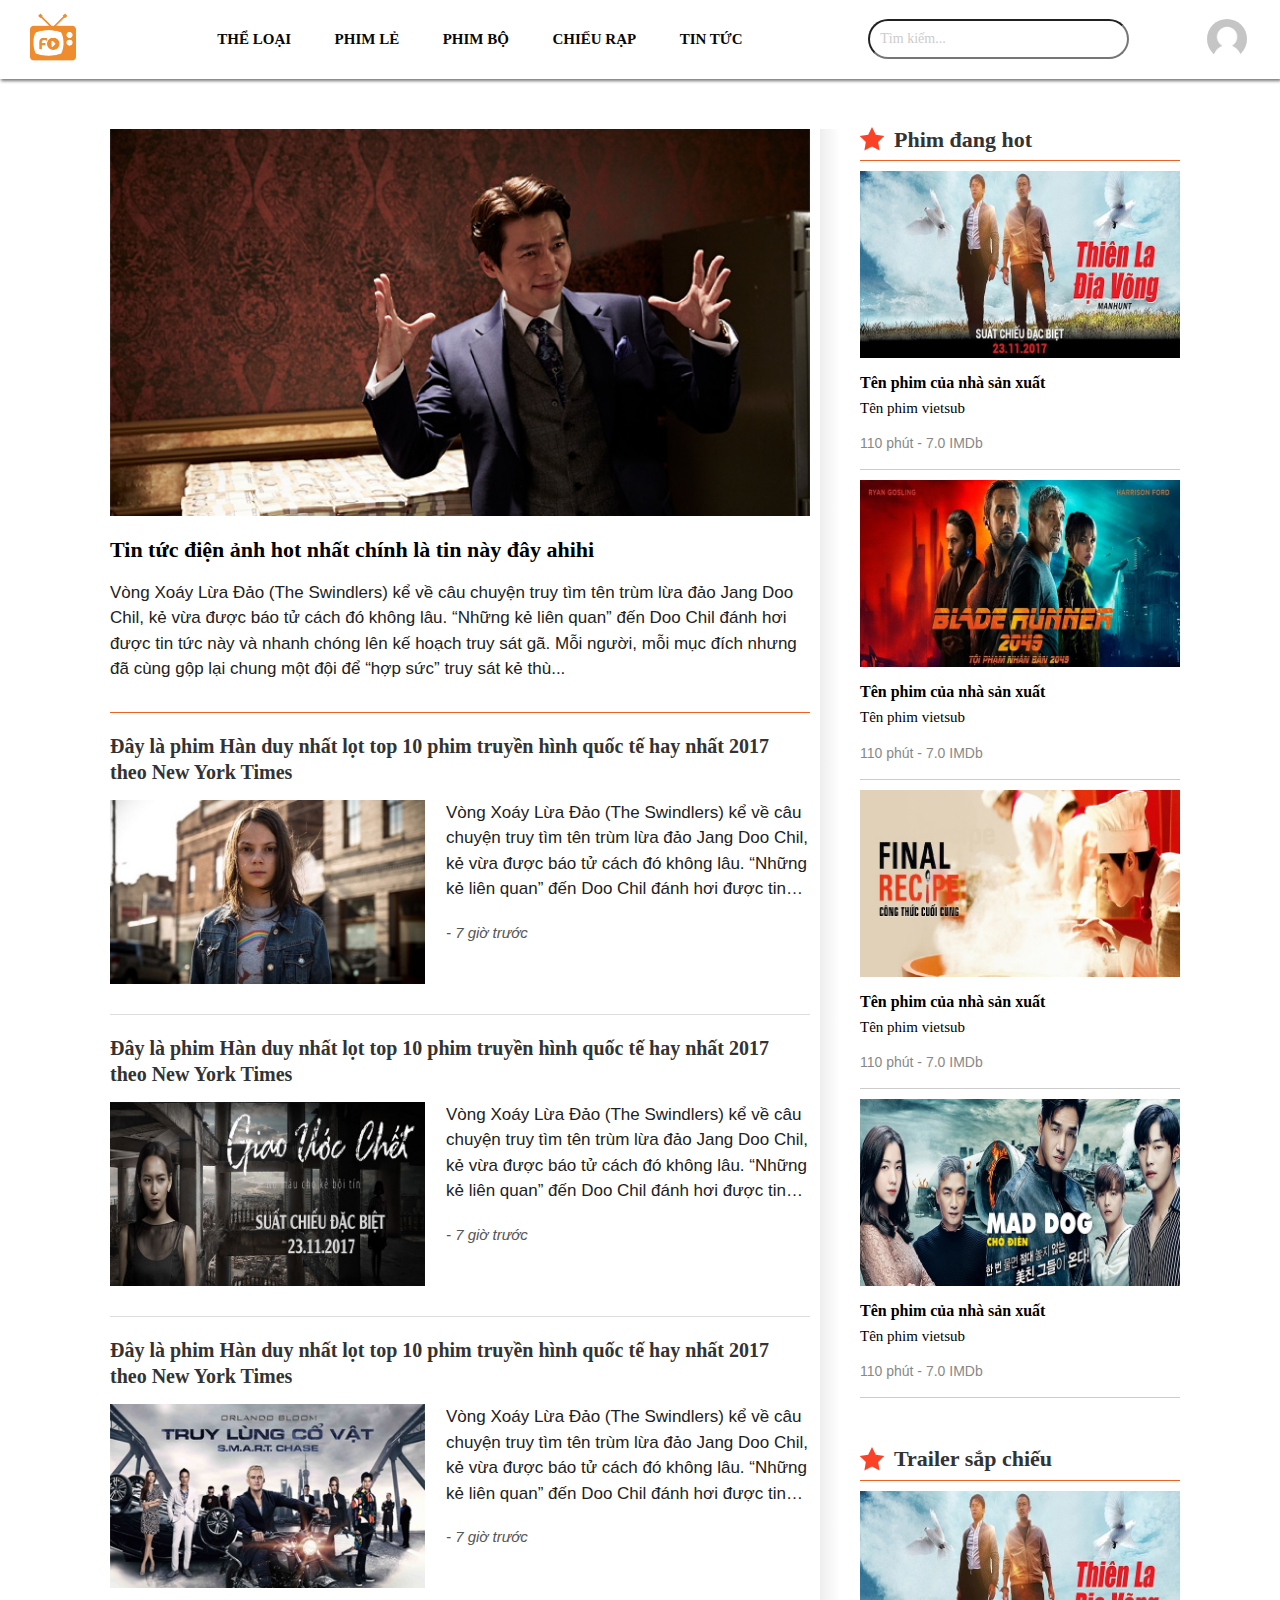
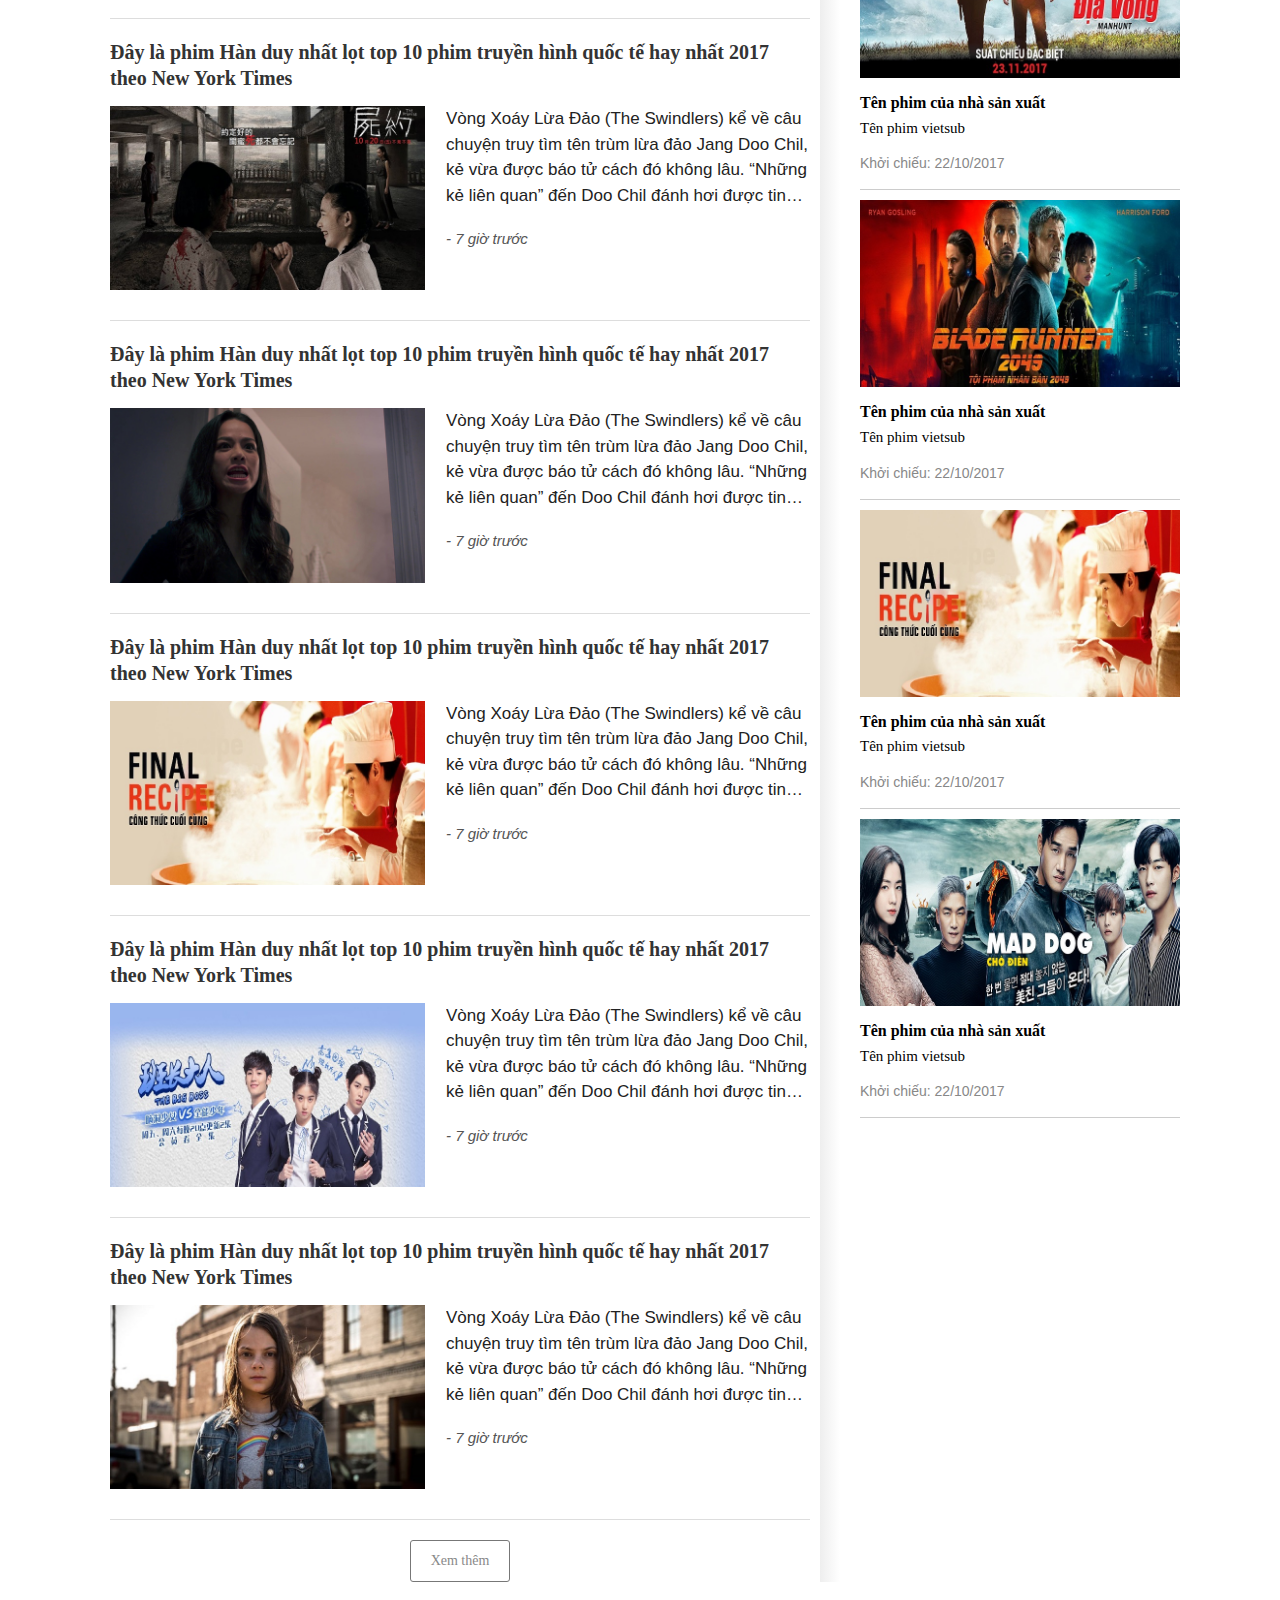
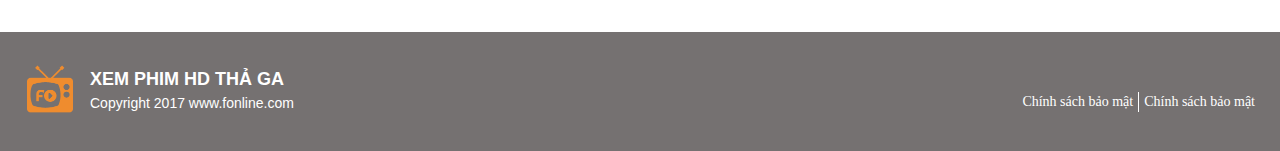
<file: news/index.html>
﻿<!DOCTYPE html>
<html lang="vi">
<head>
    <meta charset="utf-8">
    <meta name="viewport" content="width=device-width initial-scale=1">
    <link rel="stylesheet" type="text/css" href="../css/bootstrap.min.css">
    <link rel="stylesheet" type="text/css" href="masterpage.css">
    <link rel="stylesheet" type="text/css" href="news.css">
    <script src="https://ajax.googleapis.com/ajax/libs/jquery/3.2.1/jquery.min.js"></script>
    <script src="../js/bootstrap.min.js"></script>
    <title>FOnline - Xem phim HD thả ga</title>
</head>
<body>
    <div class="container">
        <header>
            <div class="topbar row">
                <div class="logo col-md-1 col-xs-2 col-sm-1">
                    <a href="../homepage/home.html"><img src="../images/icon/logo-web.png"></a>
                </div>
                <div class="topbar-menu col-md-7 col-xs-2 col-sm-8">
                    <div class="menu">
                        <div class="wrap-parent-menu">
                            <div class="menu-item">
                                <a href="#">Thể loại</a>
                                <div class="sub-menu">
                                    <div class="wrap-sub-menu row">
                                        <div class="col-md-6 col-sm-12 col-xs-6">
                                            <a href="#">Hành động</a>
                                            <a href="#">Hài hước</a>
                                            <a href="#">Kinh dị</a>
                                            <a href="#">viễn tưởng</a>
                                        </div>
                                        <div class="col-md-6 col-sm-12 col-xs-6">
                                            <a href="#">Tâm lý</a>
                                            <a href="#">Hoạt hình</a>
                                            <a href="#">Cổ trang</a>
                                            <a href="#">Võ thuật</a>
                                        </div>
                                    </div>
                                </div>
                            </div>
                            <div class="menu-item"><a href="#">Phim lẻ</a></div>
                            <div class="menu-item"><a href="#">Phim bộ</a></div>
                            <div class="menu-item"><a href="#">Chiếu rạp</a></div>
                            <div class="menu-item"><a href="#">Tin tức</a></div>
                        </div>
                    </div>
                </div>
                <div class="search col-md-3 col-xs-6 col-sm-2">
                    <input type="search" name="search-box" class="search-box" placeholder="Tìm kiếm...">
                </div>
                <div class="account-icon col-md-1 col-sm-1 col-sm-1">
                    <a href="../account/index.html"><img src="../images/icon/avatar.png"></a>
                </div>
            </div>
            <div class="responsive">
                <div class="r-nav">
                    <img src="../images/icon/menu.png" id="btn-menu" />
                    <div class="r-menu">
                        <div class="parent-menu">
                            <div class="r-item">
                                <img class="icon-menu" src="../images/icon/folder.png" />
                                <button class="btn-plus" style="float:right"><img style="width:16px;height:16px;" src="../images/icon/plus.png" /></button>
                                <a href="#">Thể Loại</a>
                                <div class="child-menu">
                                    <a href="#">Hành động</a>
                                    <a href="#">Hài hước</a>
                                    <a href="#">Kinh dị</a>
                                    <a href="#">viễn tưởng</a>
                                </div>
                            </div>
                            <div class="r-item">
                                <img class="icon-menu" src="../images/icon/film.png" />
                                <a href="#">Phim lẻ</a>
                            </div>
                            <div class="r-item">
                                <img class="icon-menu" src="../images/icon/film-roll.png" />
                                <a href="#">Phim bộ</a>
                            </div>
                            <div class="r-item">
                                <img class="icon-menu" src="../images/icon/video-camera.png" />
                                <a href="#">Chiếu rạp</a>
                            </div>
                            <div class="r-item">
                                <img class="icon-menu" src="../images/icon/newspaper.png" />
                                <a href="#">Tin tức</a>
                            </div>
                            <div class="r-item">
                                <img class="icon-menu" src="../images/icon/account.png" />
                                <a href="#">Trang cá nhân</a>
                            </div>
                        </div>
                    </div>
                </div>
                <div class="r-logo">
                    <a href="../homepage/home.html"><img src="../images/icon/logo-mobile.png"></a>
                </div>
                <div class="r-search">
                    <input type="button" id="btn_search" />
                </div>
                <div class="r-search-box">
                    <input type="text" placeholder="Nhập tên phim, diễn viên, đạo diển" class="btn-look" />
                </div>

            </div>
        </header>

        <div class="body-content row">
            <div class="news-swap col-md-8 col-sm-12">
                <div class="hot-news news-item">
                    <a href="" class="thumbnail"><img src="../images/thumbnail/hot-news-2.jpg"></a>
                    <a href="" class="title-news"><h1>Tin tức điện ảnh hot nhất chính là tin này đây ahihi</h1></a>
                    <p class="max-lines">
                        Vòng Xoáy Lừa Đảo (The Swindlers) kể về câu chuyện truy tìm tên trùm lừa đảo Jang Doo Chil, kẻ vừa được báo tử cách đó không lâu. “Những kẻ liên quan” đến Doo Chil đánh hơi được tin tức này và nhanh chóng lên kế hoạch truy sát gã. Mỗi người, mỗi mục đích nhưng đã cùng gộp lại chung một đội để “hợp sức” truy sát kẻ thù...
                    </p>
                </div>
                <!-- list news -->
                <ul class="list-news">
                    <li class="news-item">
                        <a href="" class="title-news">
                            <h1>Đây là phim Hàn duy nhất lọt top 10 phim truyền hình quốc tế hay nhất 2017 theo New York Times</h1>
                        </a>
                        <div class="content-news">
                            <a href="" class="thumbnail content-left"><img src="../images/thumbnail/phim-4.jpg"></a>
                            <div class="content-right">
                                <p>
                                    Vòng Xoáy Lừa Đảo (The Swindlers) kể về câu chuyện truy tìm tên trùm lừa đảo Jang Doo Chil, kẻ vừa được báo tử cách đó không lâu. “Những kẻ liên quan” đến Doo Chil đánh hơi được tin tức này và nhanh chóng lên kế hoạch truy sát gã. Mỗi người, mỗi mục đích nhưng đã cùng gộp lại chung một đội để “hợp sức” truy sát kẻ thù...
                                </p>
                                <p class="time-post">- 7 giờ trước</p>
                            </div>
                        </div>
                    </li>
                    <li class="news-item">
                        <a href="" class="title-news">
                            <h1>Đây là phim Hàn duy nhất lọt top 10 phim truyền hình quốc tế hay nhất 2017 theo New York Times</h1>
                        </a>
                        <div class="content-news">
                            <a href="" class="thumbnail content-left"><img src="../images/thumbnail/phim-3.jpg"></a>
                            <div class="content-right">
                                <p>
                                    Vòng Xoáy Lừa Đảo (The Swindlers) kể về câu chuyện truy tìm tên trùm lừa đảo Jang Doo Chil, kẻ vừa được báo tử cách đó không lâu. “Những kẻ liên quan” đến Doo Chil đánh hơi được tin tức này và nhanh chóng lên kế hoạch truy sát gã. Mỗi người, mỗi mục đích nhưng đã cùng gộp lại chung một đội để “hợp sức” truy sát kẻ thù...
                                </p>
                                <p class="time-post">- 7 giờ trước</p>
                            </div>
                        </div>
                    </li>
                    <li class="news-item">
                        <a href="" class="title-news">
                            <h1>Đây là phim Hàn duy nhất lọt top 10 phim truyền hình quốc tế hay nhất 2017 theo New York Times</h1>
                        </a>
                        <div class="content-news">
                            <a href="" class="thumbnail content-left"><img src="../images/thumbnail/phim-7.jpg"></a>
                            <div class="content-right">
                                <p>
                                    Vòng Xoáy Lừa Đảo (The Swindlers) kể về câu chuyện truy tìm tên trùm lừa đảo Jang Doo Chil, kẻ vừa được báo tử cách đó không lâu. “Những kẻ liên quan” đến Doo Chil đánh hơi được tin tức này và nhanh chóng lên kế hoạch truy sát gã. Mỗi người, mỗi mục đích nhưng đã cùng gộp lại chung một đội để “hợp sức” truy sát kẻ thù...
                                </p>
                                <p class="time-post">- 7 giờ trước</p>
                            </div>
                        </div>
                    </li>
                    <li class="news-item">
                        <a href="" class="title-news">
                            <h1>Đây là phim Hàn duy nhất lọt top 10 phim truyền hình quốc tế hay nhất 2017 theo New York Times</h1>
                        </a>
                        <div class="content-news">
                            <a href="" class="thumbnail content-left"><img src="../images/thumbnail/phim-5.jpg"></a>
                            <div class="content-right">
                                <p>
                                    Vòng Xoáy Lừa Đảo (The Swindlers) kể về câu chuyện truy tìm tên trùm lừa đảo Jang Doo Chil, kẻ vừa được báo tử cách đó không lâu. “Những kẻ liên quan” đến Doo Chil đánh hơi được tin tức này và nhanh chóng lên kế hoạch truy sát gã. Mỗi người, mỗi mục đích nhưng đã cùng gộp lại chung một đội để “hợp sức” truy sát kẻ thù...
                                </p>
                                <p class="time-post">- 7 giờ trước</p>
                            </div>
                        </div>
                    </li>
                    <li class="news-item">
                        <a href="" class="title-news">
                            <h1>Đây là phim Hàn duy nhất lọt top 10 phim truyền hình quốc tế hay nhất 2017 theo New York Times</h1>
                        </a>
                        <div class="content-news">
                            <a href="" class="thumbnail content-left"><img src="../images/thumbnail/hot-news-1.jpg"></a>
                            <div class="content-right">
                                <p>
                                    Vòng Xoáy Lừa Đảo (The Swindlers) kể về câu chuyện truy tìm tên trùm lừa đảo Jang Doo Chil, kẻ vừa được báo tử cách đó không lâu. “Những kẻ liên quan” đến Doo Chil đánh hơi được tin tức này và nhanh chóng lên kế hoạch truy sát gã. Mỗi người, mỗi mục đích nhưng đã cùng gộp lại chung một đội để “hợp sức” truy sát kẻ thù...
                                </p>
                                <p class="time-post">- 7 giờ trước</p>
                            </div>
                        </div>
                    </li>
                    <li class="news-item">
                        <a href="" class="title-news">
                            <h1>Đây là phim Hàn duy nhất lọt top 10 phim truyền hình quốc tế hay nhất 2017 theo New York Times</h1>
                        </a>
                        <div class="content-news">
                            <a href="" class="thumbnail content-left"><img src="../images/thumbnail/phim-9.jpg"></a>
                            <div class="content-right">
                                <p>
                                    Vòng Xoáy Lừa Đảo (The Swindlers) kể về câu chuyện truy tìm tên trùm lừa đảo Jang Doo Chil, kẻ vừa được báo tử cách đó không lâu. “Những kẻ liên quan” đến Doo Chil đánh hơi được tin tức này và nhanh chóng lên kế hoạch truy sát gã. Mỗi người, mỗi mục đích nhưng đã cùng gộp lại chung một đội để “hợp sức” truy sát kẻ thù...
                                </p>
                                <p class="time-post">- 7 giờ trước</p>
                            </div>
                        </div>
                    </li>
                    <li class="news-item">
                        <a href="" class="title-news">
                            <h1>Đây là phim Hàn duy nhất lọt top 10 phim truyền hình quốc tế hay nhất 2017 theo New York Times</h1>
                        </a>
                        <div class="content-news">
                            <a href="" class="thumbnail content-left"><img src="../images/thumbnail/phim-10.jpg"></a>
                            <div class="content-right">
                                <p>
                                    Vòng Xoáy Lừa Đảo (The Swindlers) kể về câu chuyện truy tìm tên trùm lừa đảo Jang Doo Chil, kẻ vừa được báo tử cách đó không lâu. “Những kẻ liên quan” đến Doo Chil đánh hơi được tin tức này và nhanh chóng lên kế hoạch truy sát gã. Mỗi người, mỗi mục đích nhưng đã cùng gộp lại chung một đội để “hợp sức” truy sát kẻ thù...
                                </p>
                                <p class="time-post">- 7 giờ trước</p>
                            </div>
                        </div>
                    </li>
                    <li class="news-item">
                        <a href="" class="title-news">
                            <h1>Đây là phim Hàn duy nhất lọt top 10 phim truyền hình quốc tế hay nhất 2017 theo New York Times</h1>
                        </a>
                        <div class="content-news">
                            <a href="" class="thumbnail content-left"><img src="../images/thumbnail/phim-4.jpg"></a>
                            <div class="content-right">
                                <p>
                                    Vòng Xoáy Lừa Đảo (The Swindlers) kể về câu chuyện truy tìm tên trùm lừa đảo Jang Doo Chil, kẻ vừa được báo tử cách đó không lâu. “Những kẻ liên quan” đến Doo Chil đánh hơi được tin tức này và nhanh chóng lên kế hoạch truy sát gã. Mỗi người, mỗi mục đích nhưng đã cùng gộp lại chung một đội để “hợp sức” truy sát kẻ thù...
                                </p>
                                <p class="time-post">- 7 giờ trước</p>
                            </div>
                        </div>
                    </li>
                </ul>

                <div class="view-more">
                    <button type="button" class="btn-view-more">Xem thêm</button>
                </div>
               
            </div>

            <!-- Poster phim đang hot và phim sắp chiếu -->
            <div class="suggest-film-swap col-md-4">
                <div class="list-film-hot suggest-film">
                    <div class="suggest-film-header">
                        <img src="../images/icon/star1.png"><span>Phim đang hot</span>
                    </div>
                    <div class="suggest-film-content">
                        <div class="film-item">
                            <a href="" class="thumbnail">
                                <img src="../images/thumbnail/phim-2.jpg" class="avatar-film">
                                <div class="background-linear">
                                    <img src="../images/icon/play-video.png" class="icon">
                                </div>
                            </a>
                            <div class="film-info">
                                <a href="" class="title-film">
                                    <h1>Tên phim của nhà sản xuất</h1>
                                    <h2>Tên phim vietsub</h2>
                                </a>
                                <p>110 phút - 7.0 IMDb</p>
                            </div>
                        </div>
                    
                        <div class="film-item">
                            <a href="" class="thumbnail">
                                <img src="../images/thumbnail/phim-8.jpg" class="avatar-film">
                                <div class="background-linear">
                                    <img src="../images/icon/play-video.png" class="icon">
                                </div>
                            </a>
                            <div class="film-info">
                                <a href="" class="title-film">
                                    <h1>Tên phim của nhà sản xuất</h1>
                                    <h2>Tên phim vietsub</h2>
                                </a>
                                <p>110 phút - 7.0 IMDb</p>
                            </div>
                        </div>
                   
                        <div class="film-item">
                            <a href="" class="thumbnail">
                                <img src="../images/thumbnail/phim-9.jpg" class="avatar-film">
                                <div class="background-linear">
                                    <img src="../images/icon/play-video.png" class="icon">
                                </div>
                            </a>
                            <div class="film-info">
                                <a href="" class="title-film">
                                    <h1>Tên phim của nhà sản xuất</h1>
                                    <h2>Tên phim vietsub</h2>
                                </a>
                                <p>110 phút - 7.0 IMDb</p>
                            </div>
                        </div>
                    
                        <div class="film-item">
                            <a href="" class="thumbnail">
                                <img src="../images/thumbnail/phim-11.jpg" class="avatar-film">
                                <div class="background-linear">
                                    <img src="../images/icon/play-video.png" class="icon">
                                </div>
                            </a>
                            <div class="film-info">
                                <a href="" class="title-film">
                                    <h1>Tên phim của nhà sản xuất</h1>
                                    <h2>Tên phim vietsub</h2>
                                </a>
                                <p>110 phút - 7.0 IMDb</p>
                            </div>
                        </div>
                        
                    </div>
                </div>
                <div class="list-trailer suggest-film">
                    <div class="suggest-film-header">
                        <img src="../images/icon/star1.png"><span>Trailer sắp chiếu</span>
                    </div>
                    <div class="suggest-film-content">
                        <div class="film-item">
                            <a href="" class="thumbnail">
                                <img src="../images/thumbnail/phim-2.jpg" class="avatar-film">
                                <div class="background-linear">
                                    <img src="../images/icon/play-video.png" class="icon">
                                </div>
                            </a>
                            <div class="film-info">
                                <a href="" class="title-film">
                                    <h1>Tên phim của nhà sản xuất</h1>
                                    <h2>Tên phim vietsub</h2>
                                </a>
                                <p>Khởi chiếu: 22/10/2017</p>
                            </div>
                        </div>
                    
                        <div class="film-item">
                            <a href="" class="thumbnail">
                                <img src="../images/thumbnail/phim-8.jpg" class="avatar-film">
                                <div class="background-linear">
                                    <img src="../images/icon/play-video.png" class="icon">
                                </div>
                            </a>
                            <div class="film-info">
                                <a href="" class="title-film">
                                    <h1>Tên phim của nhà sản xuất</h1>
                                    <h2>Tên phim vietsub</h2>
                                </a>
                                <p>Khởi chiếu: 22/10/2017</p>
                            </div>
                        </div>
                   
                        <div class="film-item">
                            <a href="" class="thumbnail">
                                <img src="../images/thumbnail/phim-9.jpg" class="avatar-film">
                                <div class="background-linear">
                                    <img src="../images/icon/play-video.png" class="icon">
                                </div>
                            </a>
                            <div class="film-info">
                                <a href="" class="title-film">
                                    <h1>Tên phim của nhà sản xuất</h1>
                                    <h2>Tên phim vietsub</h2>
                                </a>
                                <p>Khởi chiếu: 22/10/2017</p>
                            </div>
                        </div>
                    
                        <div class="film-item">
                            <a href="" class="thumbnail">
                                <img src="../images/thumbnail/phim-11.jpg" class="avatar-film">
                                <div class="background-linear">
                                    <img src="../images/icon/play-video.png" class="icon">
                                </div>
                            </a>
                            <div class="film-info">
                                <a href="" class="title-film">
                                    <h1>Tên phim của nhà sản xuất</h1>
                                    <h2>Tên phim vietsub</h2>
                                </a>
                                <p>Khởi chiếu: 22/10/2017</p>
                            </div>
                        </div>
                        
                    </div>
                </div>
            </div>
        </div>

        <footer>
            <div class="foot">
                <div class="left-footer">
                    <div class="logo">
                        <img src="../images/icon/logo-web.png">
                    </div>
                    <div class="content-footer">
                        <p class="big-text">Xem phim hd thả ga </p>
                        <p class="nomar-text">Copyright 2017 www.fonline.com</p>
                    </div>
                </div>
                <div class="right-footer">
                    <a class="nomar-text">Chính sách bảo mật</a>
                    <a class="nomar-text policy">Chính sách bảo mật</a>
                </div>
            </div>
        </footer>
    </div>
    <script src="masterpage.js"></script>
</body>
</html>
</file>
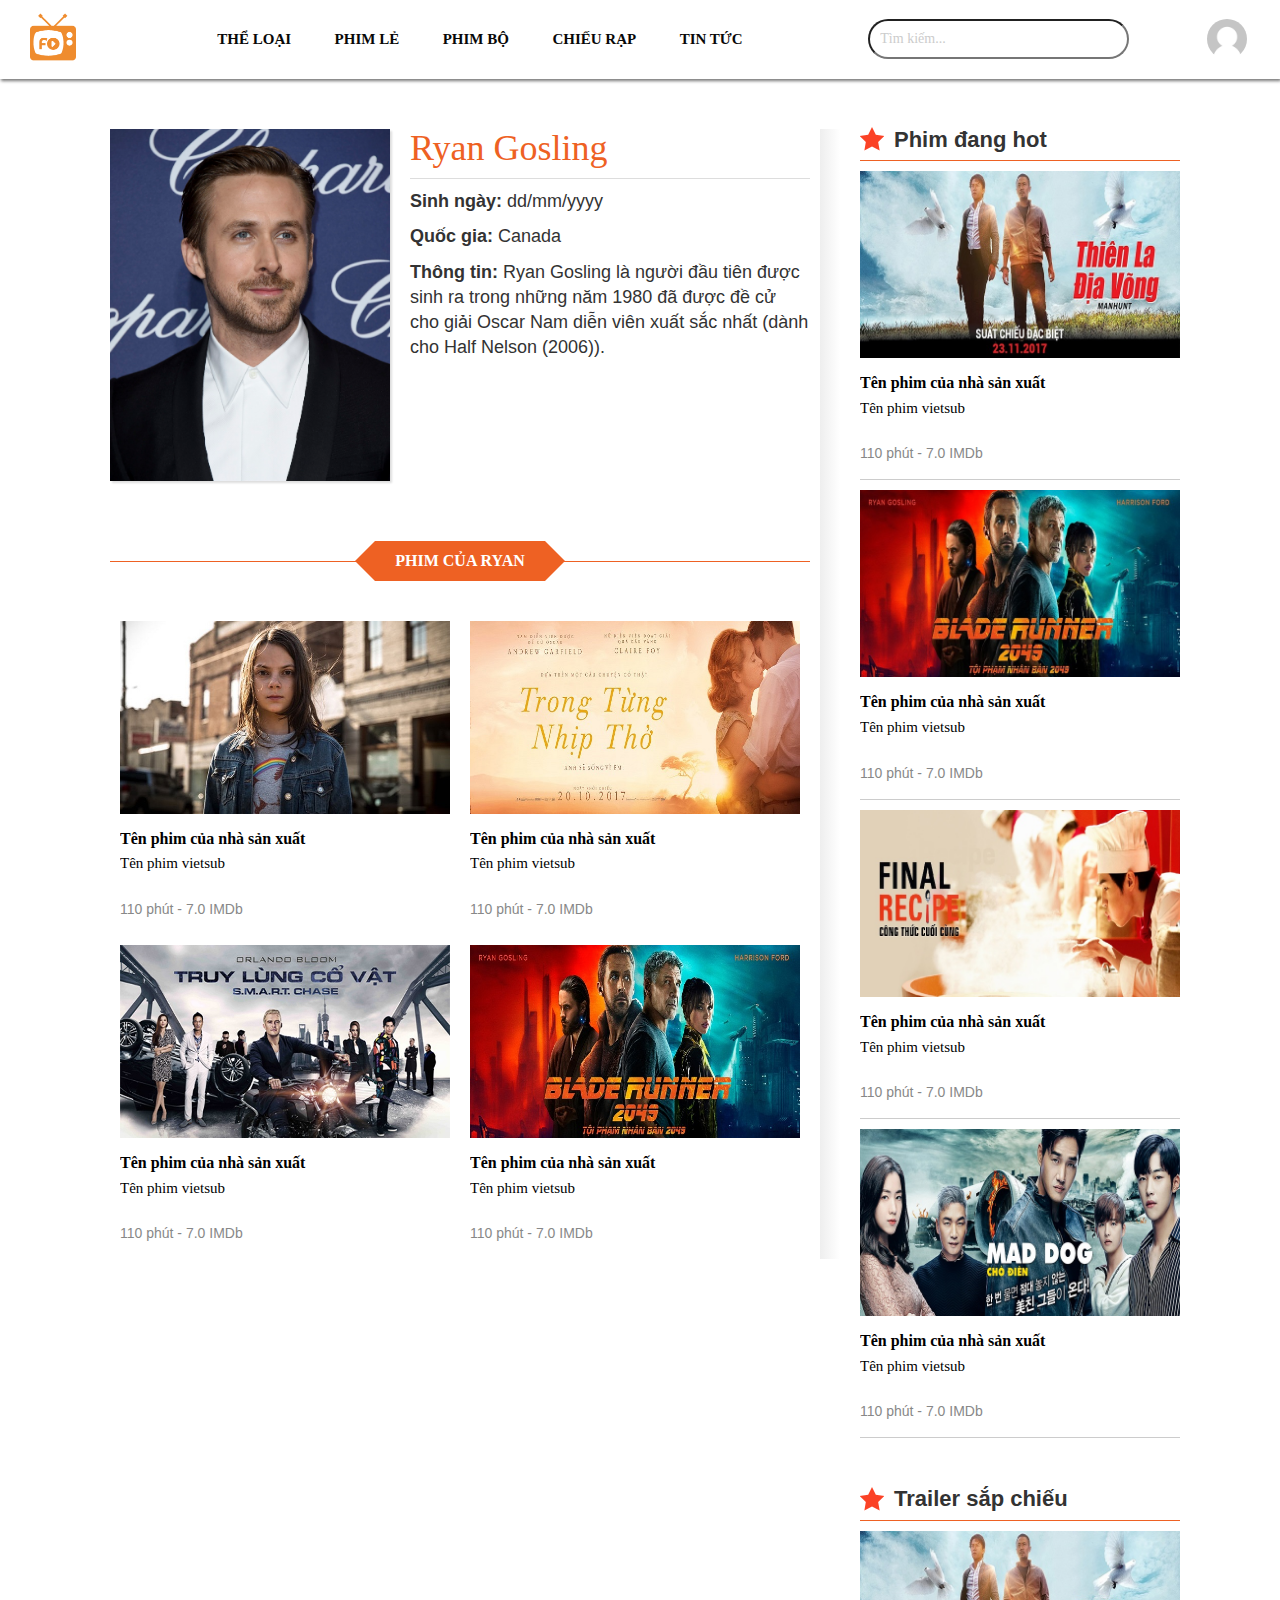
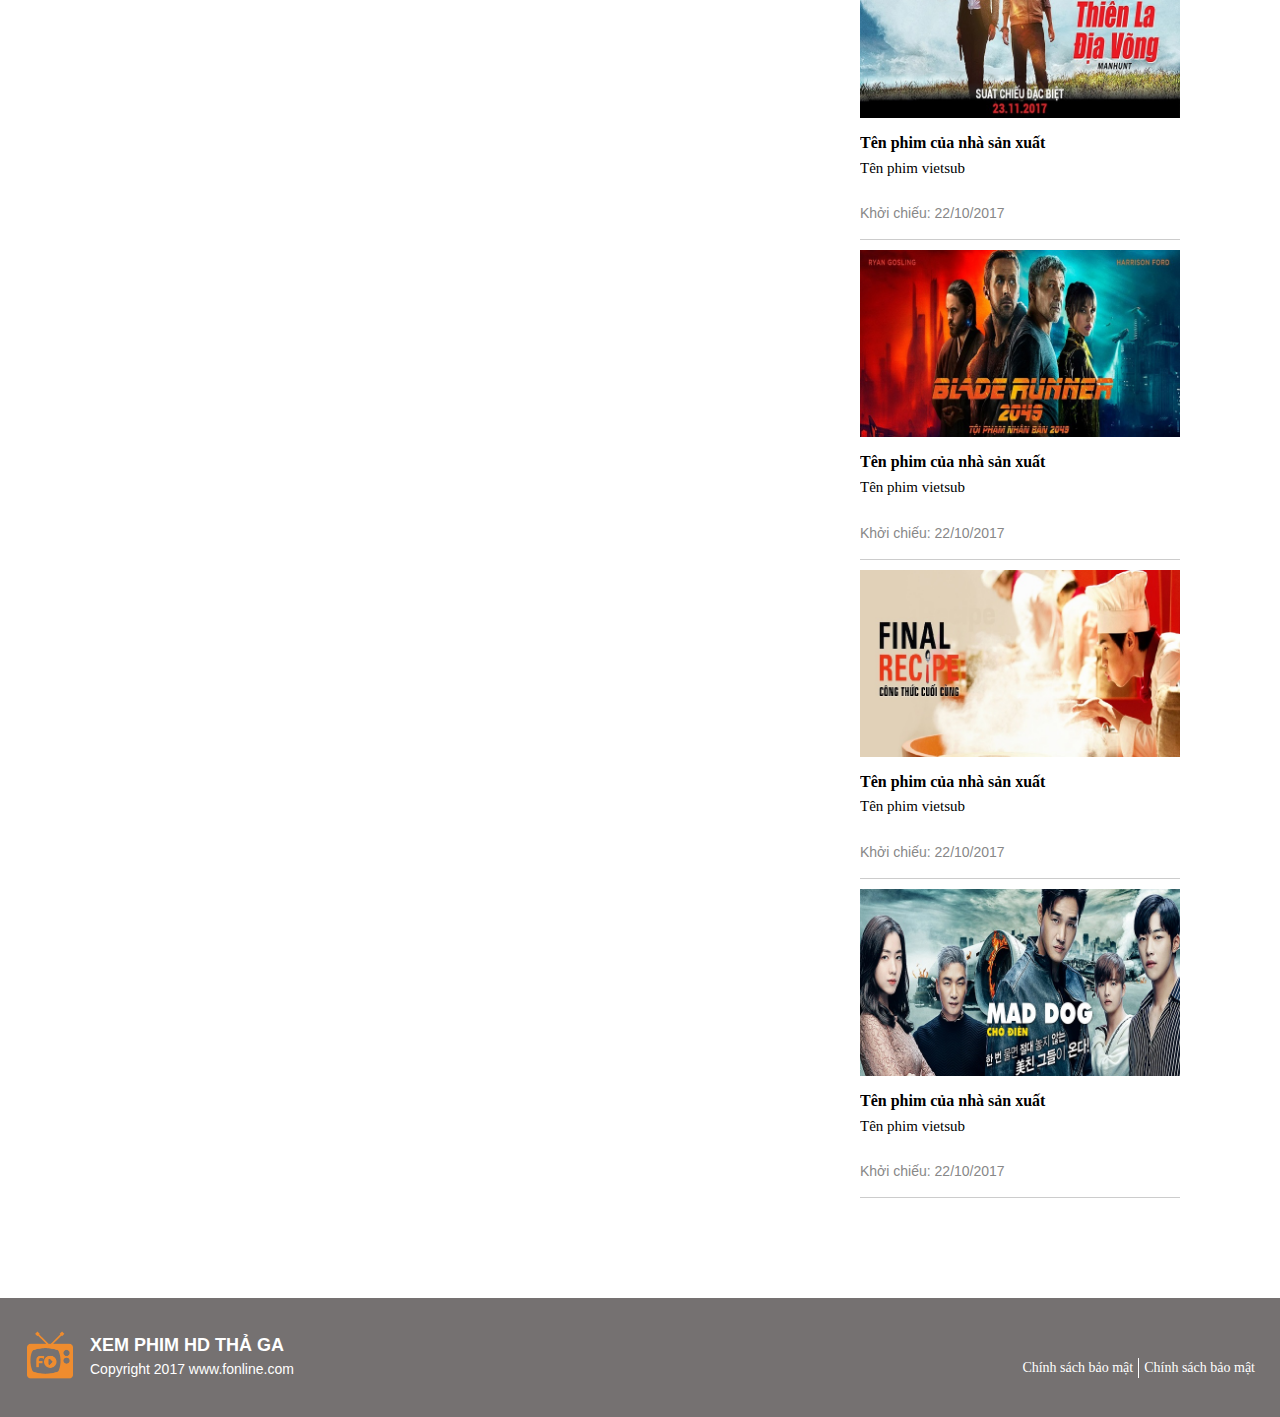
<file: character/character.html>
﻿<!DOCTYPE html>
<html lang="vi">
<head>
    <meta charset="utf-8">
    <meta name="viewport" content="width=device-width initial-scale=1">
    <link rel="stylesheet" type="text/css" href="../css/bootstrap.min.css">
    <link rel="stylesheet" type="text/css" href="masterpage.css">
    <link rel="stylesheet" type="text/css" href="character.css">
    <script src="https://ajax.googleapis.com/ajax/libs/jquery/3.2.1/jquery.min.js"></script>
    <script src="../js/bootstrap.min.js"></script>
    <title>FOnline - Xem phim HD thả ga</title>
</head>
<body>
    <div class="container">
        <header>
            <div class="topbar row">
                <div class="logo col-md-1 col-xs-2 col-sm-1">
                    <a href="../homepage/home.html"><img src="../images/icon/logo-web.png"></a>
                </div>
                <div class="topbar-menu col-md-7 col-xs-2 col-sm-8">
                    <div class="menu">
                        <div class="wrap-parent-menu">
                            <div class="menu-item">
                                <a href="#">Thể loại</a>
                                <div class="sub-menu">
                                    <div class="wrap-sub-menu row">
                                        <div class="col-md-6 col-sm-12 col-xs-6">
                                            <a href="#">Hành động</a>
                                            <a href="#">Hài hước</a>
                                            <a href="#">Kinh dị</a>
                                            <a href="#">viễn tưởng</a>
                                        </div>
                                        <div class="col-md-6 col-sm-12 col-xs-6">
                                            <a href="#">Tâm lý</a>
                                            <a href="#">Hoạt hình</a>
                                            <a href="#">Cổ trang</a>
                                            <a href="#">Võ thuật</a>
                                        </div>
                                    </div>
                                </div>
                            </div>
                            <div class="menu-item"><a href="#">Phim lẻ</a></div>
                            <div class="menu-item"><a href="#">Phim bộ</a></div>
                            <div class="menu-item"><a href="#">Chiếu rạp</a></div>
                            <div class="menu-item"><a href="#">Tin tức</a></div>
                        </div>
                    </div>
                </div>
                <div class="search col-md-3 col-xs-6 col-sm-2">
                    <input type="search" name="search-box" class="search-box" placeholder="Tìm kiếm...">
                </div>
                <div class="account-icon col-md-1 col-sm-1 col-sm-1">
                    <a href="../account/index.html"><img src="../images/icon/avatar.png"></a>
                </div>
            </div>
            <div class="responsive">
                <div class="r-nav">
                    <img src="../images/icon/menu.png" id="btn-menu" />
                    <div class="r-menu">
                        <div class="parent-menu">
                            <div class="r-item">
                                <img class="icon-menu" src="../images/icon/folder.png" />
                                <button class="btn-plus" style="float:right"><img style="width:16px;height:16px;" src="../images/icon/plus.png" /></button>
                                <a href="#">Thể Loại</a>
                                <div class="child-menu">
                                    <a href="#">Hành động</a>
                                    <a href="#">Hài hước</a>
                                    <a href="#">Kinh dị</a>
                                    <a href="#">viễn tưởng</a>
                                </div>
                            </div>
                            <div class="r-item">
                                <img class="icon-menu" src="../images/icon/film.png" />
                                <a href="#">Phim lẻ</a>
                            </div>
                            <div class="r-item">
                                <img class="icon-menu" src="../images/icon/film-roll.png" />
                                <a href="#">Phim bộ</a>
                            </div>
                            <div class="r-item">
                                <img class="icon-menu" src="../images/icon/video-camera.png" />
                                <a href="#">Chiếu rạp</a>
                            </div>
                            <div class="r-item">
                                <img class="icon-menu" src="../images/icon/newspaper.png" />
                                <a href="#">Tin tức</a>
                            </div>
                            <div class="r-item">
                                <img class="icon-menu" src="../images/icon/account.png" />
                                <a href="#">Trang cá nhân</a>
                            </div>
                        </div>
                    </div>
                </div>
                <div class="r-logo">
                    <a href="../homepage/home.html"><img src="../images/icon/logo-mobile.png"></a>
                </div>
                <div class="r-search">
                    <input type="button" id="btn_search" />
                </div>
                <div class="r-search-box">
                    <input type="text" placeholder="Nhập tên phim, diễn viên, đạo diển" class="btn-look" />
                </div>

            </div>
        </header>

        <div class="body-content row">
            <div class="character-swap col-md-8 col-sm-12">
               <div class="character-infor">
                   <div class="avatar">
                       <img src="../images/character/ryan-gosling.jpg">
                   </div>
                   <div class="profile">
                       <div class="name">
                           <h1>Ryan Gosling</h1>
                       </div>
                       <ul class="profile-detail">
                           <li><p>Sinh ngày: <span style="font-weight: 500">dd/mm/yyyy</span></p></li>
                           <li><p>Quốc gia: <span style="font-weight: 500">Canada</span></p></li>
                           <li><p>Thông tin: <span style="font-weight: 500">Ryan Gosling là người đầu tiên được sinh ra trong những năm 1980 đã được đề cử cho giải Oscar Nam diễn viên xuất sắc nhất (dành cho Half Nelson (2006)).</span></p></li>
                       </ul>
                   </div>
               </div>
               <div class="list-film-of-character">
                    <div class="list-film-header">
                        <a href="">
                            <div class="triangle-right"></div>
                            <div class="arrow-line"><h1>Phim của Ryan</h1></div>
                            <div class="triangle-left"></div>
                        </a>
                    </div>
                   <div class="list-film row">
                        <div class="col-xs-12 col-sm-6 col-md-6 film-item">
                            <a href="" class="thumbnail">
                                <img src="../images/thumbnail/phim-4.jpg" class="avatar-film">
                                <div class="background-linear">
                                    <img src="../images/icon/play-video.png" class="icon">
                                </div>
                            </a>
                            <div class="film-info">
                                <a href="" class="title-film">
                                    <h1>Tên phim của nhà sản xuất</h1>
                                    <h2>Tên phim vietsub</h2>
                                </a>
                                <p>110 phút - 7.0 IMDb</p>
                            </div>
                        </div>
                        <div class="col-xs-12 col-sm-6 col-md-6 film-item">
                            <a href="" class="thumbnail">
                                <img src="../images/thumbnail/phim-6.jpg" class="avatar-film">
                                <div class="background-linear">
                                    <img src="../images/icon/play-video.png" class="icon">
                                </div>
                            </a>
                            <div class="film-info">
                                <a href="" class="title-film">
                                    <h1>Tên phim của nhà sản xuất</h1>
                                    <h2>Tên phim vietsub</h2>
                                </a>
                                <p>110 phút - 7.0 IMDb</p>
                            </div>
                        </div>
                        <div class="col-xs-12 col-sm-6 col-md-6 film-item">
                            <a href="" class="thumbnail">
                                <img src="../images/thumbnail/phim-7.jpg" class="avatar-film">
                                <div class="background-linear">
                                    <img src="../images/icon/play-video.png" class="icon">
                                </div>
                            </a>
                            <div class="film-info">
                                <a href="" class="title-film">
                                    <h1>Tên phim của nhà sản xuất</h1>
                                    <h2>Tên phim vietsub</h2>
                                </a>
                                <p>110 phút - 7.0 IMDb</p>
                            </div>
                        </div>
                        <div class="col-xs-12 col-sm-6 col-md-6 film-item">
                            <a href="" class="thumbnail">
                                <img src="../images/thumbnail/phim-8.jpg" class="avatar-film">
                                <div class="background-linear">
                                    <img src="../images/icon/play-video.png" class="icon">
                                </div>
                            </a>
                            <div class="film-info">
                                <a href="" class="title-film">
                                    <h1>Tên phim của nhà sản xuất</h1>
                                    <h2>Tên phim vietsub</h2>
                                </a>
                                <p>110 phút - 7.0 IMDb</p>
                            </div>
                        </div>   
                   </div>
               </div>
            </div>

    
            <!-- Poster phim đang hot và phim sắp chiếu -->
            <div class="suggest-film-swap col-md-4">
                <div class="list-film-hot suggest-film">
                    <div class="suggest-film-header">
                        <img src="../images/icon/star1.png"><span>Phim đang hot</span>
                    </div>
                    <div class="suggest-film-content">
                        <div class="film-item">
                            <a href="" class="thumbnail">
                                <img src="../images/thumbnail/phim-2.jpg" class="avatar-film">
                                <div class="background-linear">
                                    <img src="../images/icon/play-video.png" class="icon">
                                </div>
                            </a>
                            <div class="film-info">
                                <a href="" class="title-film">
                                    <h1>Tên phim của nhà sản xuất</h1>
                                    <h2>Tên phim vietsub</h2>
                                </a>
                                <p>110 phút - 7.0 IMDb</p>
                            </div>
                        </div>
                    
                        <div class="film-item">
                            <a href="" class="thumbnail">
                                <img src="../images/thumbnail/phim-8.jpg" class="avatar-film">
                                <div class="background-linear">
                                    <img src="../images/icon/play-video.png" class="icon">
                                </div>
                            </a>
                            <div class="film-info">
                                <a href="" class="title-film">
                                    <h1>Tên phim của nhà sản xuất</h1>
                                    <h2>Tên phim vietsub</h2>
                                </a>
                                <p>110 phút - 7.0 IMDb</p>
                            </div>
                        </div>
                   
                        <div class="film-item">
                            <a href="" class="thumbnail">
                                <img src="../images/thumbnail/phim-9.jpg" class="avatar-film">
                                <div class="background-linear">
                                    <img src="../images/icon/play-video.png" class="icon">
                                </div>
                            </a>
                            <div class="film-info">
                                <a href="" class="title-film">
                                    <h1>Tên phim của nhà sản xuất</h1>
                                    <h2>Tên phim vietsub</h2>
                                </a>
                                <p>110 phút - 7.0 IMDb</p>
                            </div>
                        </div>
                    
                        <div class="film-item">
                            <a href="" class="thumbnail">
                                <img src="../images/thumbnail/phim-11.jpg" class="avatar-film">
                                <div class="background-linear">
                                    <img src="../images/icon/play-video.png" class="icon">
                                </div>
                            </a>
                            <div class="film-info">
                                <a href="" class="title-film">
                                    <h1>Tên phim của nhà sản xuất</h1>
                                    <h2>Tên phim vietsub</h2>
                                </a>
                                <p>110 phút - 7.0 IMDb</p>
                            </div>
                        </div>
                    </div>
                </div>
                <div class="list-trailer suggest-film">
                    <div class="suggest-film-header">
                        <img src="../images/icon/star1.png"><span>Trailer sắp chiếu</span>
                    </div>
                    <div class="suggest-film-content">
                        <div class="film-item">
                            <a href="" class="thumbnail">
                                <img src="../images/thumbnail/phim-2.jpg" class="avatar-film">
                                <div class="background-linear">
                                    <img src="../images/icon/play-video.png" class="icon">
                                </div>
                            </a>
                            <div class="film-info">
                                <a href="" class="title-film">
                                    <h1>Tên phim của nhà sản xuất</h1>
                                    <h2>Tên phim vietsub</h2>
                                </a>
                                <p>Khởi chiếu: 22/10/2017</p>
                            </div>
                        </div>
                    
                        <div class="film-item">
                            <a href="" class="thumbnail">
                                <img src="../images/thumbnail/phim-8.jpg" class="avatar-film">
                                <div class="background-linear">
                                    <img src="../images/icon/play-video.png" class="icon">
                                </div>
                            </a>
                            <div class="film-info">
                                <a href="" class="title-film">
                                    <h1>Tên phim của nhà sản xuất</h1>
                                    <h2>Tên phim vietsub</h2>
                                </a>
                                <p>Khởi chiếu: 22/10/2017</p>
                            </div>
                        </div>
                   
                        <div class="film-item">
                            <a href="" class="thumbnail">
                                <img src="../images/thumbnail/phim-9.jpg" class="avatar-film">
                                <div class="background-linear">
                                    <img src="../images/icon/play-video.png" class="icon">
                                </div>
                            </a>
                            <div class="film-info">
                                <a href="" class="title-film">
                                    <h1>Tên phim của nhà sản xuất</h1>
                                    <h2>Tên phim vietsub</h2>
                                </a>
                                <p>Khởi chiếu: 22/10/2017</p>
                            </div>
                        </div>
                    
                        <div class="film-item">
                            <a href="" class="thumbnail">
                                <img src="../images/thumbnail/phim-11.jpg" class="avatar-film">
                                <div class="background-linear">
                                    <img src="../images/icon/play-video.png" class="icon">
                                </div>
                            </a>
                            <div class="film-info">
                                <a href="" class="title-film">
                                    <h1>Tên phim của nhà sản xuất</h1>
                                    <h2>Tên phim vietsub</h2>
                                </a>
                                <p>Khởi chiếu: 22/10/2017</p>
                            </div>
                        </div>
                        
                    </div>
                </div>
            </div>
        </div>
        
        <footer>
            <div class="foot">
                <div class="left-footer">
                    <div class="logo">
                        <img src="../images/icon/logo-web.png">
                    </div>
                    <div class="content-footer">
                        <p class="big-text">Xem phim hd thả ga </p>
                        <p class="nomar-text">Copyright 2017 www.fonline.com</p>
                    </div>
                </div>
                <div class="right-footer">    
                    <a class="nomar-text">Chính sách bảo mật</a>
                    <a class="nomar-text policy">Chính sách bảo mật</a>
                </div>
            </div>
        </footer>
    </div>
    <script src="masterpage.js"></script>
</body>
</html>
</file>
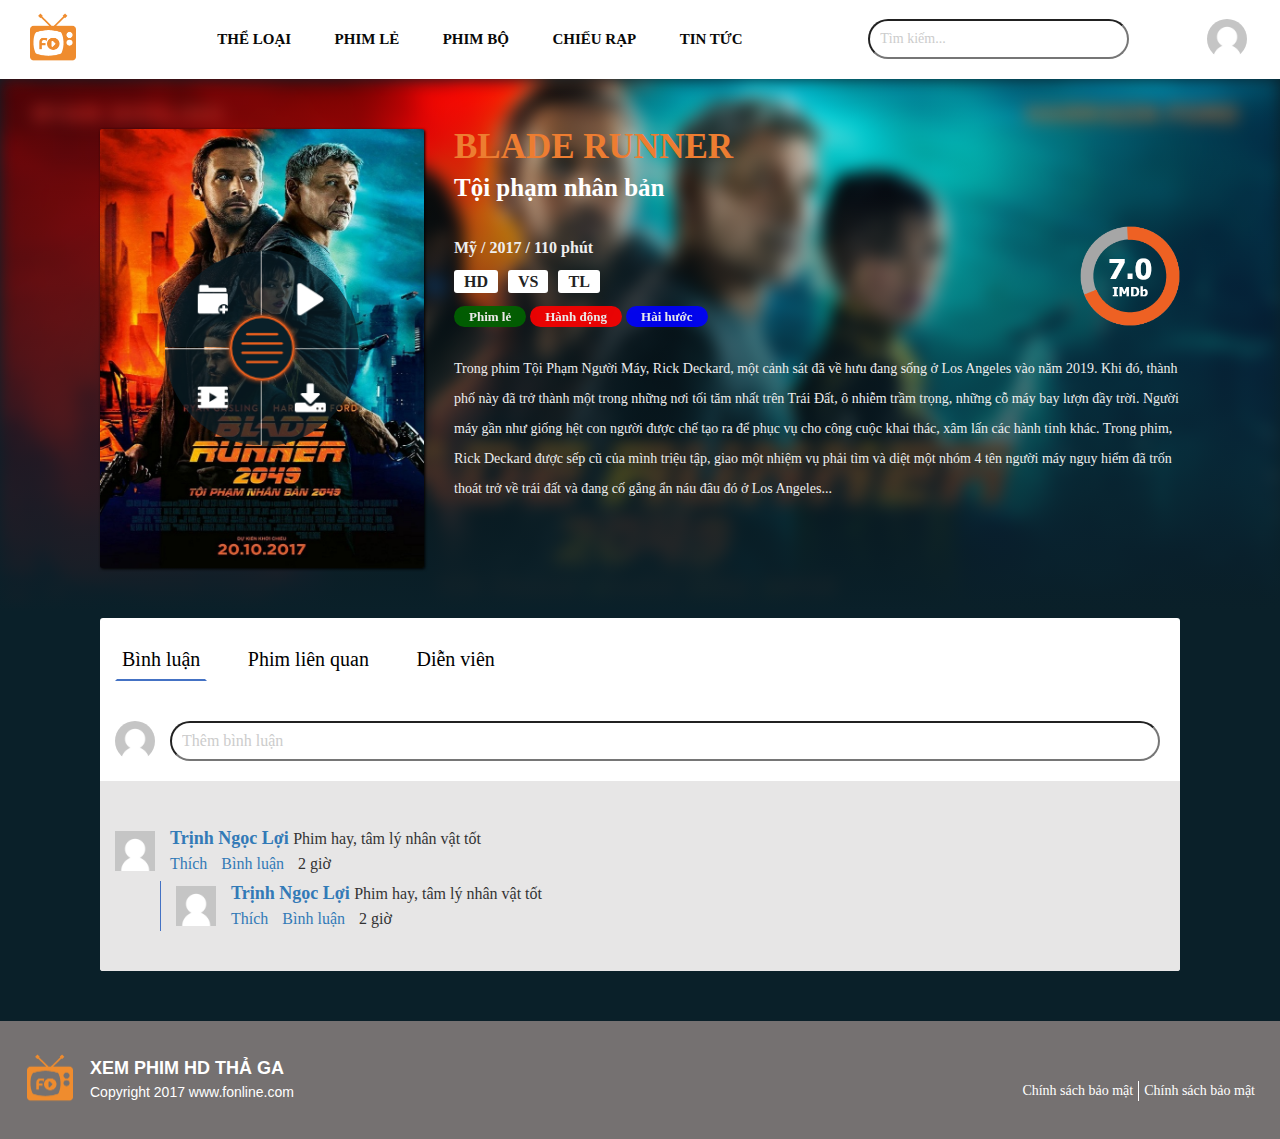
<file: detail/detail.html>
﻿<!DOCTYPE html>
<html lang="vi">
<head>
    <meta charset="utf-8">
    <meta name="viewport" content="width=device-width initial-scale=1">
    <link rel="stylesheet" type="text/css" href="../css/bootstrap.min.css">
    <link rel="stylesheet" type="text/css" href="masterpage.css">
    <link rel="stylesheet" type="text/css" href="detail.css">
    <script src="https://ajax.googleapis.com/ajax/libs/jquery/3.2.1/jquery.min.js"></script>
    <script src="../js/bootstrap.min.js"></script> 
    <title>FOnline - Xem phim HD thả ga</title>
</head>
<body>
    <div class="container">
        <header>
            <div class="topbar row">
                <div class="logo col-md-1 col-xs-2 col-sm-1">
                    <a href="../homepage/home.html"><img src="../images/icon/logo-web.png"></a>
                </div>
                <div class="topbar-menu col-md-7 col-xs-2 col-sm-8">
                    <div class="menu">
                        <div class="wrap-parent-menu">
                            <div class="menu-item">
                                <a href="#">Thể loại</a>
                                <div class="sub-menu">
                                    <div class="wrap-sub-menu row">
                                        <div class="col-md-6 col-sm-12 col-xs-6">
                                            <a href="#">Hành động</a>
                                            <a href="#">Hài hước</a>
                                            <a href="#">Kinh dị</a>
                                            <a href="#">viễn tưởng</a>
                                        </div>
                                        <div class="col-md-6 col-sm-12 col-xs-6">
                                            <a href="#">Tâm lý</a>
                                            <a href="#">Hoạt hình</a>
                                            <a href="#">Cổ trang</a>
                                            <a href="#">Võ thuật</a>
                                        </div>
                                    </div>
                                </div>
                            </div>
                            <div class="menu-item"><a href="#">Phim lẻ</a></div>
                            <div class="menu-item"><a href="#">Phim bộ</a></div>
                            <div class="menu-item"><a href="#">Chiếu rạp</a></div>
                            <div class="menu-item"><a href="#">Tin tức</a></div>
                        </div>
                    </div>
                </div>
                <div class="search col-md-3 col-xs-6 col-sm-2">
                    <input type="search" name="search-box" class="search-box" placeholder="Tìm kiếm...">
                </div>
                <div class="account-icon col-md-1 col-sm-1 col-sm-1">
                    <a href="../account/index.html"><img src="../images/icon/avatar.png"></a>
                </div>
            </div>
            <div class="responsive">
                <div class="r-nav">
                    <img src="../images/icon/menu.png" id="btn-menu" />
                    <div class="r-menu">
                        <div class="parent-menu">
                            <div class="r-item">
                                <img class="icon-menu" src="../images/icon/folder.png" />
                                <button class="btn-plus" style="float:right"><img style="width:16px;height:16px;" src="../images/icon/plus.png" /></button>
                                <a href="#">Thể Loại</a>
                                <div class="child-menu">
                                    <a href="#">Hành động</a>
                                    <a href="#">Hài hước</a>
                                    <a href="#">Kinh dị</a>
                                    <a href="#">viễn tưởng</a>
                                </div>
                            </div>
                            <div class="r-item">
                                <img class="icon-menu" src="../images/icon/film.png" />
                                <a href="#">Phim lẻ</a>
                            </div>
                            <div class="r-item">
                                <img class="icon-menu" src="../images/icon/film-roll.png" />
                                <a href="#">Phim bộ</a>
                            </div>
                            <div class="r-item">
                                <img class="icon-menu" src="../images/icon/video-camera.png" />
                                <a href="#">Chiếu rạp</a>
                            </div>
                            <div class="r-item">
                                <img class="icon-menu" src="../images/icon/newspaper.png" />
                                <a href="#">Tin tức</a>
                            </div>
                            <div class="r-item">
                                <img class="icon-menu" src="../images/icon/account.png" />
                                <a href="#">Trang cá nhân</a>
                            </div>
                        </div>
                    </div>
                </div>
                <div class="r-logo">
                    <a href="../homepage/home.html"><img src="../images/icon/logo-mobile.png"></a>
                </div>
                <div class="r-search">
                    <input type="button" id="btn_search" />
                </div>
                <div class="r-search-box">
                    <input type="text" placeholder="Nhập tên phim, diễn viên, đạo diển" class="btn-look" />
                </div>

            </div>
        </header>
        <div class="body-content">
            <div class="image-background-blur">
                <img src="../images/slide/blade-runner.jpg">
                <div class="style-gradient"></div>
            </div>
            
            <div class="film-info row">
                <div class="left">
                    <div class="wrap">
                        <img src="../images/thumbnail/thumbnail-blade-runner.jpg" class="avatar-film" />
                        <!-- <a href="#"><img src="../images/icon/play-video.png" class="icon"/></a>
                        <a href="" class="trailer link-control">
                            <div class="link-content">
                                Trailer
                            </div>
                        </a>
                        <a href="" class="download link-control">
                            <div class="link-content">
                                Download
                            </div>
                        </a> -->
                        <div class="list-select show-select">
                            <div class="direct-row top">
                                <div class="btn-favorite select-item">
                                    <img src="../images/icon/favorite.png" title="Thêm vào tủ phim">
                                </div>
                                <div class="btn-view select-item">
                                    <img src="../images/icon/view.png" title="Xem phim">
                                </div>
                            </div>
                            <div class="direct-row">
                                <div class="btn-trailer select-item">
                                    <img src="../images/icon/trailer.png" title="Xem trailer">
                                </div>
                                <div class="btn-download select-item">
                                    <img src="../images/icon/download.png" title="Tải phim">
                                </div>
                            </div>
                        </div>
                        <div class="select-option">
                            <div class="btn-select">
                                <img src="../images/icon/options.png">
                            </div>
                        </div>

                    </div>
                </div>
                <div class="right">
                    <div class="name">
                        <h1>Blade runner</h1>
                        <h2>Tội phạm nhân bản</h2>
                    </div>
                    <div class="describe row">
                        <ul class="col-md-5">
                            <li>Mỹ / 2017 / 110 phút</li>
                            <li><a class="box" title="HD">HD</a><a class="box" title="vietsub">VS</a><a class="box" title="Thuyết minh">TL</a></li>
                            <li><a class="type-tag single-type">Phim lẻ</a>
                                <a class="type-tag action-type">Hành động</a>
                                <a class="type-tag humor-type">Hài hước</a></li>
                            
                        </ul>
                        <img src="../images/icon/imdb.png" class="imbd" />
                    </div>
                    <div class="detail-film">
                        Trong phim Tội Phạm Người Máy, Rick Deckard, một cảnh sát đã về hưu đang sống ở Los Angeles vào năm 2019. Khi đó, thành phố này đã trở thành một trong những nơi tối tăm nhất trên Trái Đất, ô nhiễm trầm trọng, những cỗ máy bay lượn đầy trời. Người máy gần như giống hệt con người được chế tạo ra để phục vụ cho công cuộc khai thác, xâm lấn các hành tinh khác. Trong phim, Rick Deckard được sếp cũ của mình triệu tập, giao một nhiệm vụ phải tìm và diệt một nhóm 4 tên người máy nguy hiểm đã trốn thoát trở về trái đất và đang cố gắng ẩn náu đâu đó ở Los Angeles...
                    </div>
                </div>
            </div>
            <div style="clear:both"></div>
            <div class="list-buuton">

            </div>
            <div style="clear:both"></div>
            <div>
                <div class="tag title-tag">
                    <div class="tab">
                        <button class="title active" id="comment">
                            Bình luận
                        </button>

                        <button class="title" id="relative-film">
                            Phim liên quan
                        </button>
                        <button class="title" id="character">
                            Diễn viên
                        </button>
                    </div>
                    <div class="tag-item" id="tag-relative-film">
                        <div class="row" style="padding-bottom: 40px;">
                            <div class="item col-md-3 col-sm-6 col-xs-12">
                                <a href="" class="thumbnail">
                                    <img src="../images/thumbnail/phim-4.jpg">
                                    <div class="background-linear">
                                        <img src="../images/icon/play-video.png" class="icon">
                                    </div>
                                </a>
                                <div class="relate-film-info">
                                    <a href="" class="title-film">
                                        <h1>Tên phim của nhà sản xuất</h1>
                                        <h2>Tên phim vietsub</h2>
                                    </a>
                                    <p>110 phút - 7.0 IMDb</p>
                                </div>
                            </div>
                            <div class="item col-md-3 col-sm-6 col-xs-12">
                                <a href="" class="thumbnail">
                                    <img src="../images/thumbnail/phim-1.jpg">
                                    <div class="background-linear">
                                        <img src="../images/icon/play-video.png" class="icon">
                                    </div>
                                </a>
                                <div class="relate-film-info">
                                    <a href="" class="title-film">
                                        <h1>Tên phim của nhà sản xuất</h1>
                                        <h2>Tên phim vietsub</h2>
                                    </a>
                                    <p>110 phút - 7.0 IMDb</p>
                                </div>
                            </div>
                            <div class="item col-md-3 col-sm-6 col-xs-12">
                                <a href="" class="thumbnail">
                                    <img src="../images/thumbnail/phim-3.jpg">
                                    <div class="background-linear">
                                        <img src="../images/icon/play-video.png" class="icon">
                                    </div>
                                </a>
                                <div class="relate-film-info">
                                    <a href="" class="title-film">
                                        <h1>Tên phim của nhà sản xuất</h1>
                                        <h2>Tên phim vietsub</h2>
                                    </a>
                                    <p>110 phút - 7.0 IMDb</p>
                                </div>
                            </div>
                            <div class="item col-md-3 col-sm-6 col-xs-12">
                                <a href="" class="thumbnail">
                                    <img src="../images/thumbnail/phim-2.jpg">
                                    <div class="background-linear">
                                        <img src="../images/icon/play-video.png" class="icon">
                                    </div>
                                </a>
                                <div class="relate-film-info">
                                    <a href="" class="title-film">
                                        <h1>Tên phim của nhà sản xuất</h1>
                                        <h2>Tên phim vietsub</h2>
                                    </a>
                                    <p>110 phút - 7.0 IMDb</p>
                                </div>
                            </div>
                        </div>
                    </div>
                    <div class="tag-item" id="tag-comment">
                        <div class="header-comment row">
                            <img src="../images/icon/avatar.png" class="avatar col-md-1" />
                            <input placeholder="Thêm bình luận" class="col-md-11" />
                        </div>
                        <div class="area-comment">
                            <div class="comment row">
                                <img src="../images/icon/avatar.png" class="avatar" />

                                <div class="content">
                                    <a href="#" class="name-user">Trịnh Ngọc Lợi </a>
                                    Phim hay, tâm lý nhân vật tốt
                                    <p></p>
                                    <a href="#" style="margin-right:10px;">Thích</a>
                                    <a href="#" style="margin-right:10px;">Bình luận</a>
                                    2 giờ
                                </div>

                            </div>
                            <div class="comment child">
                                <img src="../images/icon/avatar.png" class="avatar" />

                                <div class="content">
                                    <a href="#" class="name-user">Trịnh Ngọc Lợi </a>
                                    Phim hay, tâm lý nhân vật tốt
                                    <p></p>
                                    <a href="#" style="margin-right:10px;">Thích</a>
                                    <a href="#" style="margin-right:10px;">Bình luận</a>
                                    2 giờ
                                </div>
                            </div>
                        </div>
                    </div>
                    <div id="tag-character" class="tag-item">
                        <div class="row" style="padding-bottom: 40px;">
                            <div class="item col-md-3 col-sm-6 col-xs-12">
                                <a href="" class="thumbnail">
                                    <img src="../images/character/ryan-gosling.jpg">
                                </a>
                                <a href="#" class="detail">
                                    <h1>Lưu Diệc Phi</h1>
                                    <p>tên trong phim</p>
                                </a>
                            </div>
                            <div class="item col-md-3 col-sm-6 col-xs-12">
                                <a href="" class="thumbnail">
                                    <img src="../images/character/ryan-gosling.jpg">
                                </a>
                                <a href="#" class="detail">
                                    <h1>Lưu Diệc Phi</h1>
                                    <p>tên trong phim</p>
                                </a>
                            </div>
                            <div class="item col-md-3 col-sm-6 col-xs-12">
                                <a href="" class="thumbnail">
                                    <img src="../images/character/ryan-gosling.jpg">
                                </a>
                                <a href="#" class="detail">
                                    <h1>Lưu Diệc Phi</h1>
                                    <p>tên trong phim</p>
                                </a>
                            </div>
                            <div class="item col-md-3 col-sm-6 col-xs-12">
                                <a href="" class="thumbnail">
                                    <img src="../images/character/ryan-gosling.jpg">
                                </a>
                                <a href="#" class="detail">
                                    <h1>Lưu Diệc Phi</h1>
                                    <p>tên trong phim</p>
                                </a>
                            </div>
                        </div>
                    </div>
                </div>
            </div>

        </div>
        <div style="clear:both"></div>
        <footer>
            <div class="foot">
                <div class="left-footer">
                    <div class="logo">
                        <img src="../images/icon/logo-web.png">
                    </div>
                    <div class="content-footer">
                        <p class="big-text">Xem phim hd thả ga </p>
                        <p class="nomar-text">Copyright 2017 www.fonline.com</p>
                    </div>
                </div>
                <div class="right-footer">
                    <a class="nomar-text">Chính sách bảo mật</a>
                    <a class="nomar-text policy">Chính sách bảo mật</a>
                </div>
            </div>
        </footer>
    </div>
    <script src="masterpage.js"></script>
</body>
<script src="detail.js"></script>
</html>
</file>
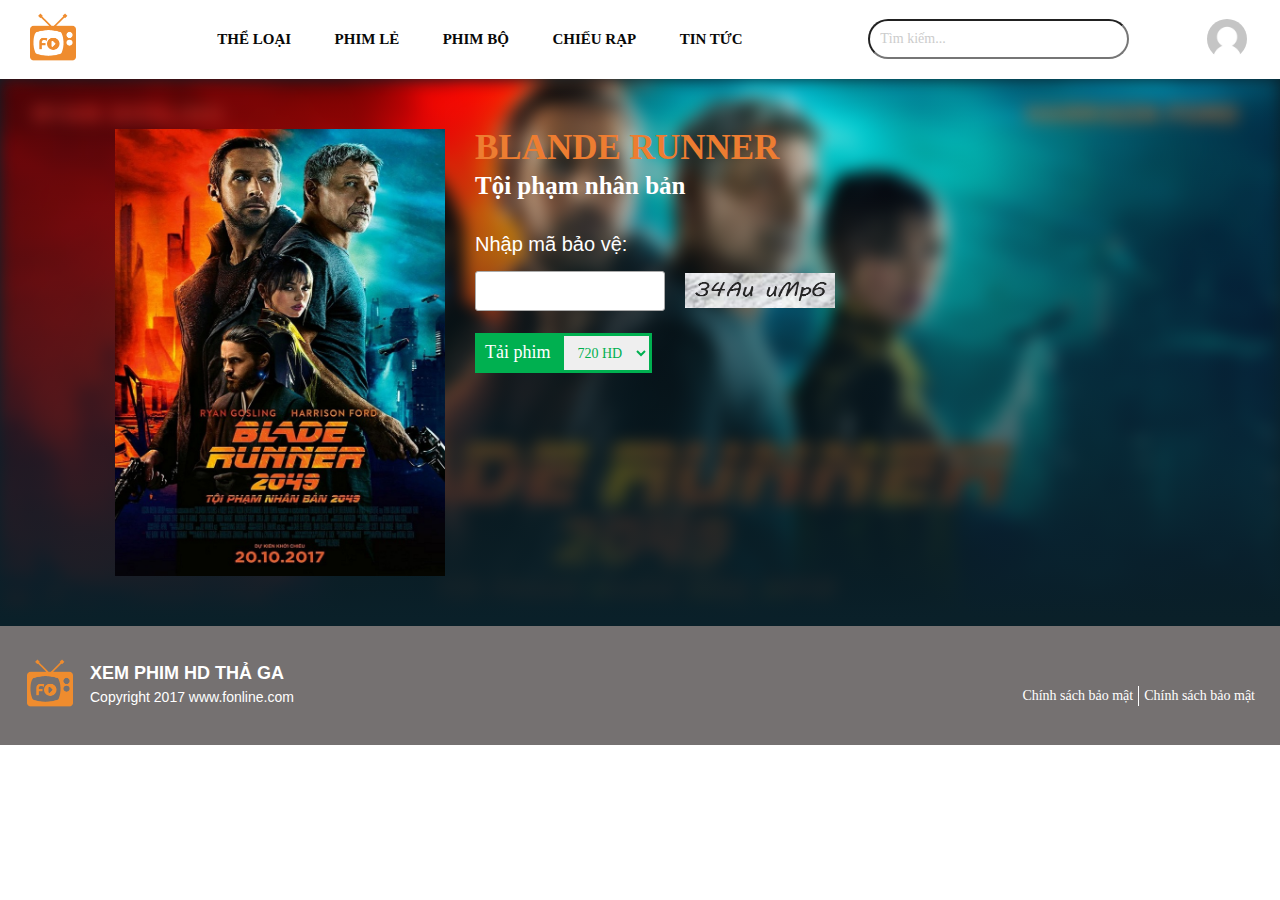
<file: download/downloadpage.html>
﻿<!DOCTYPE html>
<html lang="vi">
<head>
    <meta charset="utf-8">
    <meta name="viewport" content="width=device-width initial-scale=1">
    <link rel="stylesheet" type="text/css" href="../css/bootstrap.min.css">
    <link rel="stylesheet" type="text/css" href="masterpage.css">
    <link rel="stylesheet" type="text/css" href="downloadpage.css">
    <script src="https://ajax.googleapis.com/ajax/libs/jquery/3.2.1/jquery.min.js"></script>
    <script src="../js/bootstrap.min.js"></script>
    <title>FOnline - Xem phim HD thả ga</title>
</head>
<body>
    <div class="container">
        <header>
            <div class="topbar row">
                <div class="logo col-md-1 col-xs-2 col-sm-1">
                    <a href="../homepage/home.html"><img src="../images/icon/logo-web.png"></a>
                </div>
                <div class="topbar-menu col-md-7 col-xs-2 col-sm-8">
                    <div class="menu">
                        <div class="wrap-parent-menu">
                            <div class="menu-item">
                                <a href="#">Thể loại</a>
                                <div class="sub-menu">
                                    <div class="wrap-sub-menu row">
                                        <div class="col-md-6 col-sm-12 col-xs-6">
                                            <a href="#">Hành động</a>
                                            <a href="#">Hài hước</a>
                                            <a href="#">Kinh dị</a>
                                            <a href="#">viễn tưởng</a>
                                        </div>
                                        <div class="col-md-6 col-sm-12 col-xs-6">
                                            <a href="#">Tâm lý</a>
                                            <a href="#">Hoạt hình</a>
                                            <a href="#">Cổ trang</a>
                                            <a href="#">Võ thuật</a>
                                        </div>
                                    </div>
                                </div>
                            </div>
                            <div class="menu-item"><a href="#">Phim lẻ</a></div>
                            <div class="menu-item"><a href="#">Phim bộ</a></div>
                            <div class="menu-item"><a href="#">Chiếu rạp</a></div>
                            <div class="menu-item"><a href="#">Tin tức</a></div>
                        </div>
                    </div>
                </div>
                <div class="search col-md-3 col-xs-6 col-sm-2">
                    <input type="search" name="search-box" class="search-box" placeholder="Tìm kiếm...">
                </div>
                <div class="account-icon col-md-1 col-sm-1 col-sm-1">
                    <a href="../account/index.html"><img src="../images/icon/avatar.png"></a>
                </div>
            </div>
            <div class="responsive">
                <div class="r-nav">
                    <img src="../images/icon/menu.png" id="btn-menu" />
                    <div class="r-menu">
                        <div class="parent-menu">
                            <div class="r-item">
                                <img class="icon-menu" src="../images/icon/folder.png" />
                                <button class="btn-plus" style="float:right"><img style="width:16px;height:16px;" src="../images/icon/plus.png" /></button>
                                <a href="#">Thể Loại</a>
                                <div class="child-menu">
                                    <a href="#">Hành động</a>
                                    <a href="#">Hài hước</a>
                                    <a href="#">Kinh dị</a>
                                    <a href="#">viễn tưởng</a>
                                </div>
                            </div>
                            <div class="r-item">
                                <img class="icon-menu" src="../images/icon/film.png" />
                                <a href="#">Phim lẻ</a>
                            </div>
                            <div class="r-item">
                                <img class="icon-menu" src="../images/icon/film-roll.png" />
                                <a href="#">Phim bộ</a>
                            </div>
                            <div class="r-item">
                                <img class="icon-menu" src="../images/icon/video-camera.png" />
                                <a href="#">Chiếu rạp</a>
                            </div>
                            <div class="r-item">
                                <img class="icon-menu" src="../images/icon/newspaper.png" />
                                <a href="#">Tin tức</a>
                            </div>
                            <div class="r-item">
                                <img class="icon-menu" src="../images/icon/account.png" />
                                <a href="#">Trang cá nhân</a>
                            </div>
                        </div>
                    </div>
                </div>
                <div class="r-logo">
                    <a href="../homepage/home.html"><img src="../images/icon/logo-mobile.png"></a>
                </div>
                <div class="r-search">
                    <input type="button" id="btn_search" />
                </div>
                <div class="r-search-box">
                    <input type="text" placeholder="Nhập tên phim, diễn viên, đạo diển" class="btn-look" />
                </div>

            </div>
        </header>
        <div class="body-content row">
            <div class="image-background-blur">
                <img src="../images/slide/blade-runner.jpg">
                <div class="style-gradient"></div>
            </div>
            <div class="thum col-md-4 col-sm-5 col-xs-12 row">
                <img src="../images/thumbnail/thumbnail-blade-runner.jpg" />
            </div>
            <div class="col-md-8 col-sm-7 col-xs-12 detail">
                <div class="name">
                    <h1 class="wold-name">Blande runner</h1>
                    <h2 class="vn-name">Tội phạm nhân bản</h2>
                </div>
                <div class="code">
                    <p>Nhập mã bảo vệ:</p>
                    <div class="wrap">
                        <input class="col-md-2" value="" />
                        <div><img src="../images/icon/code.png" /></div>

                    </div>
                </div>
                <div class="button-download">
                    <div class="link">
                        <a href="#">
                            <span>Tải phim</span>
                        </a>
                    </div>
                    <div class="dropdown">
                        <select class="quality">
                            <option value="720 HD">720 HD</option>
                            <option value="480">480</option>
                            <option value="360">360</option>
                        </select>
                    </div>
                </div>
            </div>
        </div>
        <div style="clear:both"></div>
        <footer>
            <div class="foot">
                <div class="left-footer">
                    <div class="logo">
                        <img src="../images/icon/logo-web.png">
                    </div>
                    <div class="content-footer">
                        <p class="big-text">Xem phim hd thả ga </p>
                        <p class="nomar-text">Copyright 2017 www.fonline.com</p>
                    </div>
                </div>
                <div class="right-footer">
                    <a class="nomar-text">Chính sách bảo mật</a>
                    <a class="nomar-text policy">Chính sách bảo mật</a>
                </div>
            </div>
        </footer>
    </div>
    <script src="masterpage.js"></script>
</body>
</html>
</file>
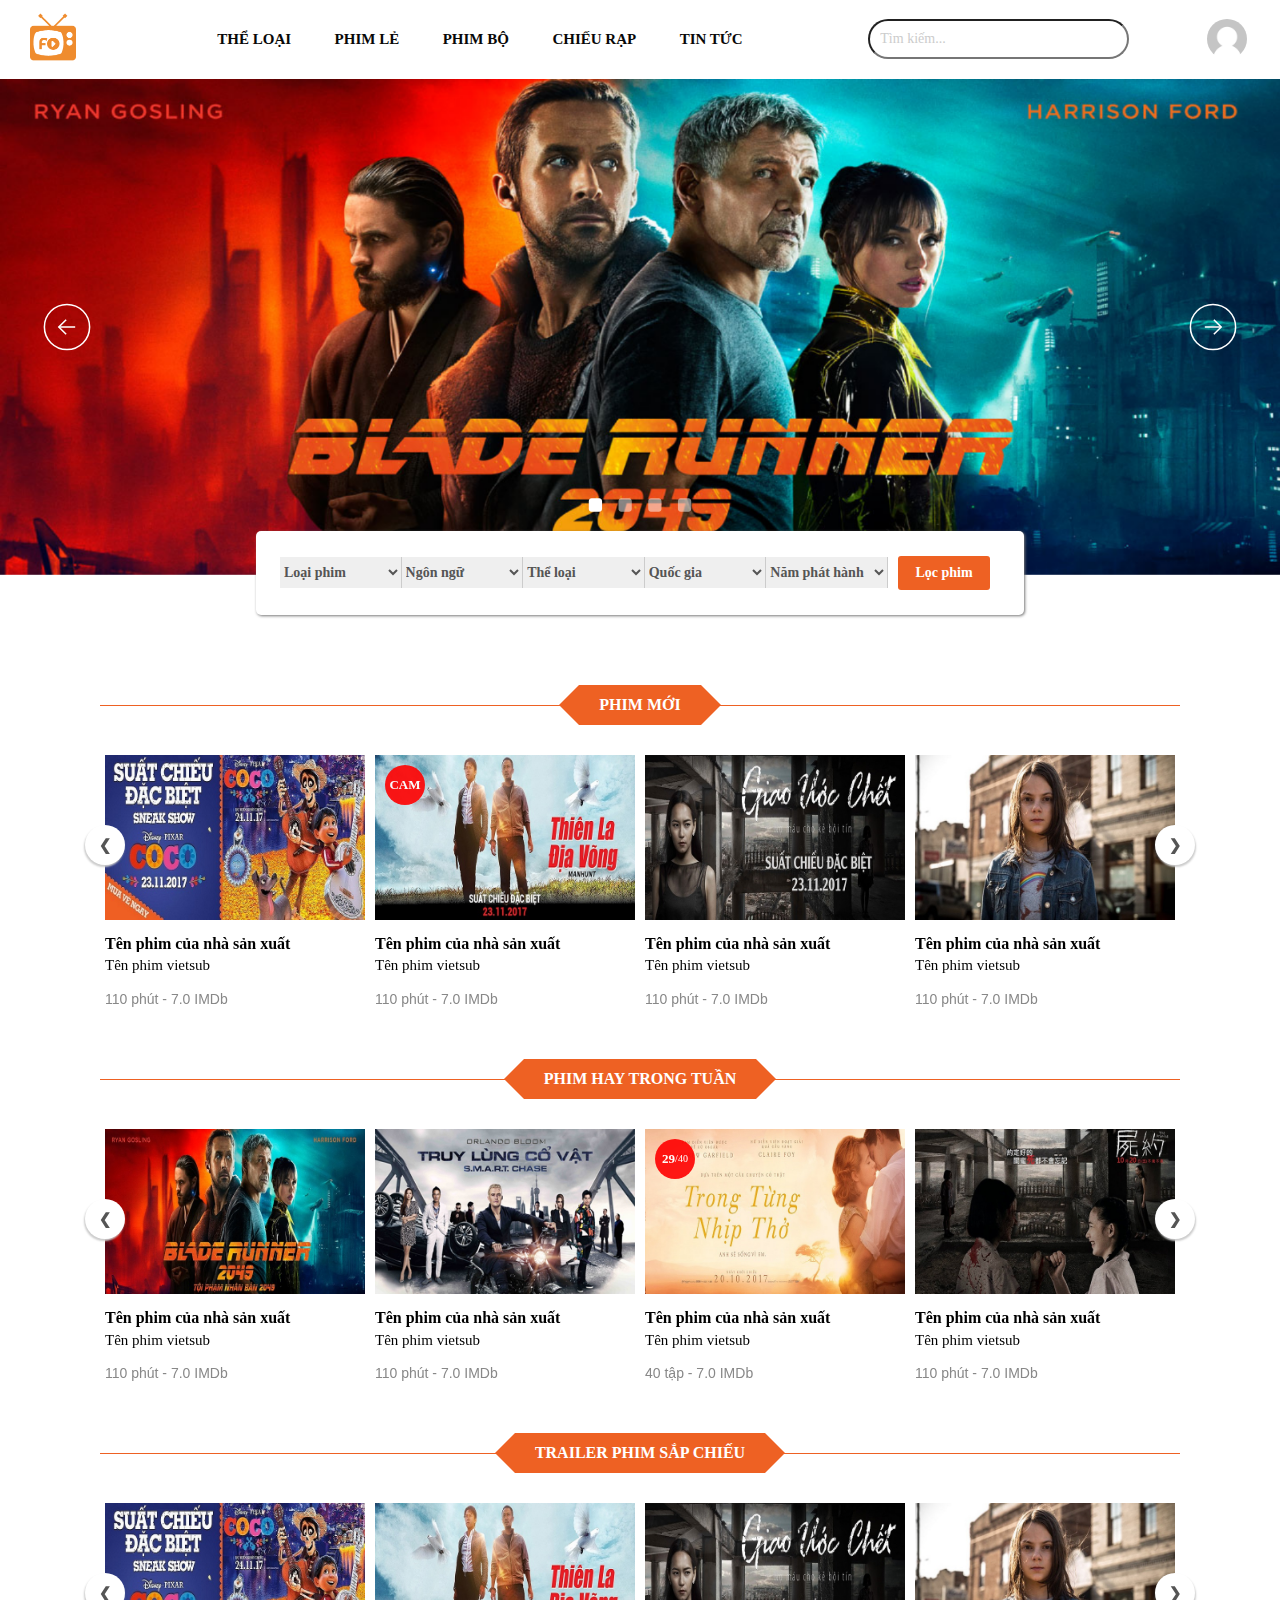
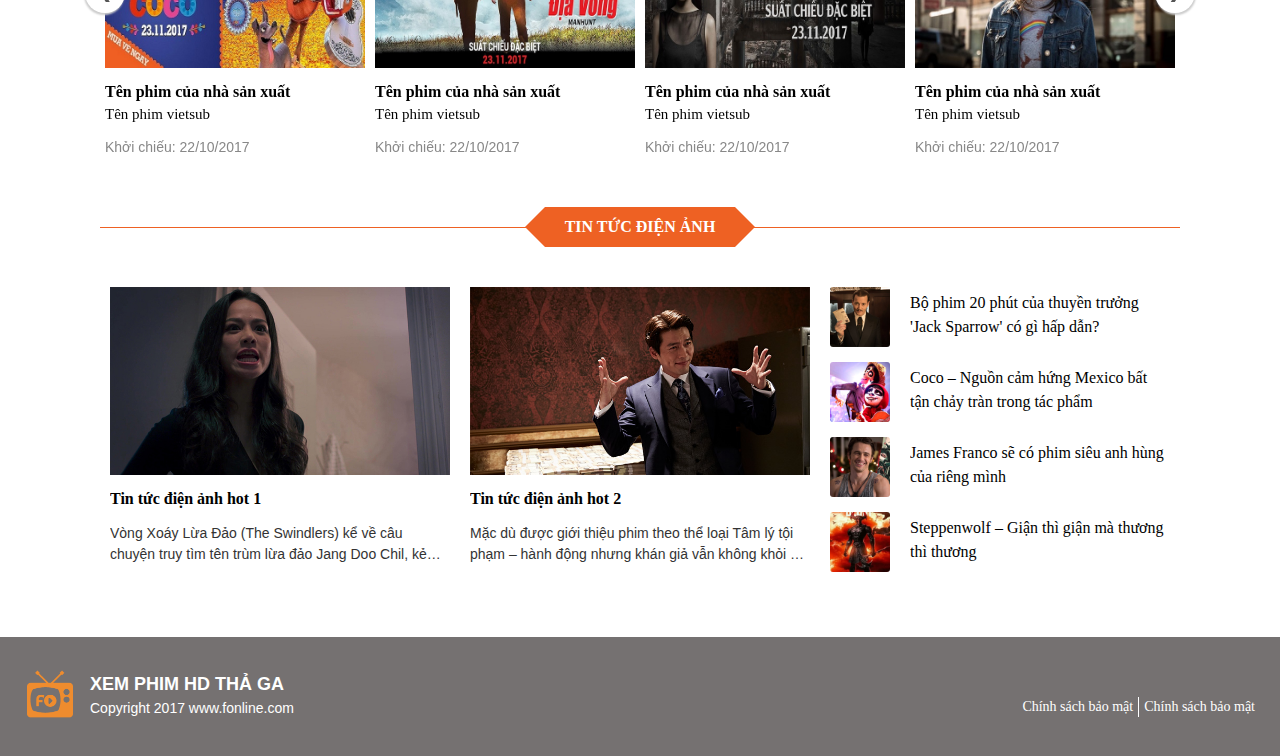
<file: homepage/home.html>
﻿<!DOCTYPE html>
<html lang="vi">
<head>
	<meta charset="utf-8">
	<meta name="viewport" content="width=device-width initial-scale=1">
	<link rel="stylesheet" href="../css/bootstrap.min.css">
	<link rel="stylesheet" href="home.css">
    <link rel="stylesheet" href="masterpage.css">
    <script src="../js/jquery-1.11.3.min.js"></script>
	<script src="https://ajax.googleapis.com/ajax/libs/jquery/3.2.1/jquery.min.js"></script>
    <script src="../js/jssor.slider-26.7.0.min.js" type="text/javascript"></script>
	<script src="../js/bootstrap.min.js"></script>
	<title>FOnline - Xem phim HD thả ga</title>
</head>
<body>
    <!-- Script slideshow -->
    <script type="text/javascript">
        jQuery(document).ready(function ($) {

            var jssor_1_SlideshowTransitions = [
              {$Duration:500,$Delay:12,$Cols:10,$Rows:5,$Opacity:2,$Clip:15,$SlideOut:true,$Formation:$JssorSlideshowFormations$.$FormationStraightStairs,$Assembly:2049,$Easing:$Jease$.$OutQuad},
              {$Duration:500,$Delay:40,$Cols:10,$Rows:5,$Opacity:2,$Clip:15,$SlideOut:true,$Easing:$Jease$.$OutQuad},
              {$Duration:1500,x:0.3,y:-0.3,$Delay:20,$Cols:10,$Rows:5,$Opacity:2,$Clip:15,$During:{$Left:[0.2,0.8],$Top:[0.2,0.8]},$Formation:$JssorSlideshowFormations$.$FormationStraightStairs,$Assembly:260,$Easing:{$Left:$Jease$.$InJump,$Top:$Jease$.$InJump,$Clip:$Jease$.$OutQuad},$Round:{$Left:0.8,$Top:2.5}},
              {$Duration:1500,x:0.3,y:-0.3,$Delay:20,$Cols:10,$Rows:5,$Opacity:2,$Clip:15,$During:{$Left:[0.1,0.9],$Top:[0.1,0.9]},$SlideOut:true,$Formation:$JssorSlideshowFormations$.$FormationStraightStairs,$Assembly:260,$Easing:{$Left:$Jease$.$InJump,$Top:$Jease$.$InJump,$Clip:$Jease$.$OutQuad},$Round:{$Left:0.8,$Top:2.5}},
              {$Duration:400,$Delay:40,$Cols:16,$Formation:$JssorSlideshowFormations$.$FormationStraight,$Opacity:2,$Assembly:260}
            ];

            var jssor_1_options = {
              $AutoPlay: 1,
              $Cols: 1,
              $Align: 0,
              $SlideshowOptions: {
                $Class: $JssorSlideshowRunner$,
                $Transitions: jssor_1_SlideshowTransitions,
                $TransitionsOrder: 1
              },
              $ArrowNavigatorOptions: {
                $Class: $JssorArrowNavigator$
              },
              $BulletNavigatorOptions: {
                $Class: $JssorBulletNavigator$
              }
            };

            var jssor_1_slider = new $JssorSlider$("jssor_1", jssor_1_options);

            /*#region responsive code begin*/

            var MAX_WIDTH = 3000;

            function ScaleSlider() {
                var containerElement = jssor_1_slider.$Elmt.parentNode;
                var containerWidth = containerElement.clientWidth;

                if (containerWidth) {

                    var expectedWidth = Math.min(MAX_WIDTH || containerWidth, containerWidth);

                    jssor_1_slider.$ScaleWidth(expectedWidth);
                }
                else {
                    window.setTimeout(ScaleSlider, 30);
                }
            }

            ScaleSlider();

            $(window).bind("load", ScaleSlider);
            $(window).bind("resize", ScaleSlider);
            $(window).bind("orientationchange", ScaleSlider);
            /*#endregion responsive code end*/
        });
    </script>
    <div class="container">
        <header>
            <div class="topbar row">
                <div class="logo col-md-1 col-xs-2 col-sm-1">
                    <a href="../homepage/home.html"><img src="../images/icon/logo-web.png"></a>
                </div>
                <div class="topbar-menu col-md-7 col-xs-2 col-sm-8">
                    <div class="menu">
                        <div class="wrap-parent-menu">
                            <div class="menu-item">
                                <a href="#">Thể loại</a>
                                <div class="sub-menu">
                                    <div class="wrap-sub-menu row">
                                        <div class="col-md-6 col-sm-12 col-xs-6">
                                            <a href="#">Hành động</a>
                                            <a href="#">Hài hước</a>
                                            <a href="#">Kinh dị</a>
                                            <a href="#">viễn tưởng</a>
                                        </div>
                                        <div class="col-md-6 col-sm-12 col-xs-6">
                                            <a href="#">Tâm lý</a>
                                            <a href="#">Hoạt hình</a>
                                            <a href="#">Cổ trang</a>
                                            <a href="#">Võ thuật</a>
                                        </div>
                                    </div>
                                </div>
                            </div>
                            <div class="menu-item"><a href="#">Phim lẻ</a></div>
                            <div class="menu-item"><a href="#">Phim bộ</a></div>
                            <div class="menu-item"><a href="#">Chiếu rạp</a></div>
                            <div class="menu-item"><a href="../news/index.html">Tin tức</a></div>
                        </div>
                    </div>
                </div>
                <div class="search col-md-3 col-xs-6 col-sm-2">
                    <input type="search" name="search-box" class="search-box" placeholder="Tìm kiếm...">
                </div>
                <div class="account-icon col-md-1 col-sm-1 col-sm-1">
                    <a href="../account/account.html"><img src="../images/icon/avatar.png"></a>
                </div>
            </div>
            <div class="responsive">
                <div class="r-nav">
                    <img src="../images/icon/menu.png" id="btn-menu" />
                    <div class="r-menu">
                        <div class="parent-menu">
                            <div class="r-item">
                                <img class="icon-menu" src="../images/icon/folder.png" />
                                <button class="btn-plus" style="float:right"><img style="width:16px;height:16px;" src="../images/icon/plus.png" /></button>
                                <a href="#">Thể Loại</a>
                                <div class="child-menu">
                                    <a href="#">Hành động</a>
                                    <a href="#">Hài hước</a>
                                    <a href="#">Kinh dị</a>
                                    <a href="#">viễn tưởng</a>
                                </div>
                            </div>
                            <div class="r-item">
                                <img class="icon-menu" src="../images/icon/film.png" />
                                <a href="#">Phim lẻ</a>
                            </div>
                            <div class="r-item">
                                <img class="icon-menu" src="../images/icon/film-roll.png" />
                                <a href="#">Phim bộ</a>
                            </div>
                            <div class="r-item">
                                <img class="icon-menu" src="../images/icon/video-camera.png" />
                                <a href="#">Chiếu rạp</a>
                            </div>
                            <div class="r-item">
                                <img class="icon-menu" src="../images/icon/newspaper.png" />
                                <a href="#">Tin tức</a>
                            </div>
                            <div class="r-item">
                                <img class="icon-menu" src="../images/icon/account.png" />
                                <a href="#">Trang cá nhân</a>
                            </div>
                        </div>
                    </div>
                </div>
                <div class="r-logo">
                    <a href="../homepage/home.html"><img src="../images/icon/logo-mobile.png"></a>
                </div>
                <div class="r-search">
                    <input type="button" id="btn_search" />
                </div>
                <div class="r-search-box">
                    <input type="text" placeholder="Nhập tên phim, diễn viên, đạo diển" class="btn-look" />
                </div>

            </div>
            <div class="slideshow row">
                <!-- <div class="slideshow-img">
                	<div class="slide-item anim">
                        <img src="../images/slide/blade-runner.jpg">
                        <div class="background-slide"></div>
                    </div>
                    <div class="slide-item anim">
                        <img src="../images/slide/sinh-nhat-chet-choc.jpg">
                        <div class="background-slide"></div>
                    </div>
                    <div class="slide-item anim">
                        <img src="../images/slide/little-pony.jpg">
                        <div class="background-slide"></div>
                    </div>
                    <div class="slide-item anim">
                        <img src="../images/slide/trong-tung-nhip-tho.jpg">
                        <div class="background-slide"></div>
                    </div>
                </div>
                <a class="prev-slide" onclick="plusSlides(-1)">&#10094;</a>
                <a class="next-slide" onclick="plusSlides(+1)">&#10095;</a>
                <div class="dot-swap">
                    <span class="dot" onclick="currentSlide(1)"></span>
                    <span class="dot" onclick="currentSlide(2)"></span>
                    <span class="dot" onclick="currentSlide(3)"></span>
                    <span class="dot" onclick="currentSlide(4)"></span>
                </div> -->
                <div id="jssor_1" style="position:relative;margin:0 auto;top:0px;left:0px;width:980px;height:380px;overflow:hidden;visibility:hidden;">
                <!-- Loading Screen -->
                    <div data-u="loading" class="jssorl-009-spin" style="position:absolute;top:0px;left:0px;width:100%;height:100%;text-align:center;background-color:rgba(0,0,0,0.7);">
                        <img style="margin-top:-19px;position:relative;top:50%;width:38px;height:38px;" src="spin.svg" />
                    </div>
                    <div data-u="slides" style="cursor:default;position:relative;top:0px;left:0px;width:980px;height:380px;overflow:hidden;">
                        <div data-p="170.00">
                            <img data-u="image" src="../images/slide/blade-runner.jpg" />
                        </div>
                        <div data-p="170.00">
                            <img data-u="image" src="../images/slide/little-pony.jpg" />
                        </div>
                        <div data-p="170.00">
                            <img data-u="image" src="../images/slide/sinh-nhat-chet-choc.jpg" />
                        </div>
                        <div data-p="170.00">
                            <img data-u="image" src="../images/slide/trong-tung-nhip-tho.jpg" />
                        </div>
                    </div>
                <!-- Bullet Navigator -->
                    <div data-u="navigator" class="jssorb053" style="position:absolute;right:12px;" data-autocenter="1" data-scale="0.5" data-scale-bottom="0.75">
                        <div data-u="prototype" class="i" style="width:16px;height:16px;">
                            <svg viewbox="0 0 16000 16000" style="position:absolute;top:0;left:0;width:100%;height:100%;">
                                <path class="b" d="M11400,13800H4600c-1320,0-2400-1080-2400-2400V4600c0-1320,1080-2400,2400-2400h6800 c1320,0,2400,1080,2400,2400v6800C13800,12720,12720,13800,11400,13800z"></path>
                            </svg>
                        </div>
                    </div>
                <!-- Arrow Navigator -->
                    <div data-u="arrowleft" class="jssora093" style="width:50px;height:50px;top:0px;left:30px;" data-autocenter="2" data-scale="0.75" data-scale-left="0.75">
                        <svg viewbox="0 0 16000 16000" style="position:absolute;top:0;left:0;width:100%;height:100%;">
                            <circle class="c" cx="8000" cy="8000" r="5920"></circle>
                            <polyline class="a" points="7777.8,6080 5857.8,8000 7777.8,9920 "></polyline>
                            <line class="a" x1="10142.2" y1="8000" x2="5857.8" y2="8000"></line>
                        </svg>
                    </div>
                    <div data-u="arrowright" class="jssora093" style="width:50px;height:50px;top:0px;right:30px;" data-autocenter="2" data-scale="0.75" data-scale-right="0.75">
                        <svg viewbox="0 0 16000 16000" style="position:absolute;top:0;left:0;width:100%;height:100%;">
                            <circle class="c" cx="8000" cy="8000" r="5920"></circle>
                            <polyline class="a" points="8222.2,6080 10142.2,8000 8222.2,9920 "></polyline>
                            <line class="a" x1="5857.8" y1="8000" x2="10142.2" y2="8000"></line>
                        </svg>
                    </div>
                </div>
                <div class="play-film">
                    <a href=""><img src="../images/icon/play-video.png"></a>
                </div>
                <div class="slide-info-film">
                	<h1>Tên phim của nhà sản xuất</h1>
                	<h2>Tên phim vietsub</h2>
                	<span class="box">7.0 IMDb</span>
                	<span class="box">HD</span>
                	<span class="box">VS</span>
                	<ul>
                		<li>Mỹ</li>
                        <li>2017</li>
                        <li>110 phút</li>
                    </ul>
                   	<ul>
                   		Phim lẻ, phim hành động, phim hài hước
                   	</ul>
                	<p>
                        Trong phim Tội Phạm Người Máy, Rick Deckard, một cảnh sát đã về hưu đang sống
                        ở Los Angeles vào năm 2019. Khi đó, thành phố này đã trở thành một trong những
                        nơi tối tăm nhất trên Trái Đất, ô nhiễm trầm trọng, những cỗ máy bay lượn đầy trời.
                        Người máy gần như giống hệt con người được chế tạo ra để phục vụ cho công cuộc khai thác,
                        xâm lấn các hành tinh khác. 
                    </p>
                </div>

                <div class="filter">
                    <div class="filter-content">
                        <!--Loại phim: lẻ, bộ, chiếu rạp-->
                        <select class="filter-item">
                            <option value="all">Loại phim</option>
                            <option value="phim-le">Phim lẻ</option>
                            <option value="phim-bo">Phim bộ</option>
                            <option value="phim-chieu-rap">Phim chiếu rạp</option>
                        </select>
                        <!--Ngôn ngữ: viet, vietsub, thuyetminh, longtieng-->
                        <select class="filter-item">
                            <option value="all">Ngôn ngữ</option>
                            <option value="phu-de">Phụ đề</option>
                            <option value="thuyet-minh">Thuyết minh</option>
                            <option value="long-tieng">Lồng tiếng</option>
                        </select>
                        <!--Thể loại-->
                        <select class="filter-item">
                            <option value="all">Thể loại</option>
                            <option value="hanh-dong">Hành động</option>
                            <option value="kinh-di">Kinh dị</option>
                            <option value="hai-huoc">Hài hước</option>
                            <option value="tinh-cam">Tình cảm</option>
                            <option value="hoat-hinh">Hoạt hình</option>
                        </select>
                        <!--Quốc gia-->
                        <select class="filter-item">
                            <option value="all">Quốc gia</option>
                            <option value="viet-nam">Việt Nam</option>
                            <option value="my">Mỹ</option>
                            <option value="trung-quoc">Trung Quốc</option>
                            <option value="han-quoc">Hàn Quốc</option>
                            <option value="thai-lan">Thái Lan</option>
                            <option value="anh">Anh</option>
                        </select>
                        <!--Năm phát hành-->
                        <select class="filter-item">
                            <option value="all">Năm phát hành</option>
                            <option value="2017">2017</option>
                            <option value="2016">2016</option>
                            <option value="2015">2015</option>
                            <option value="2014">2014</option>
                            <option value="older">Trước 2014</option>
                        </select>
                        <button type="button" class="filter-item btn-filter">Lọc phim</button>
                    </div>
                </div>
            </div>
        </header>

        <div id="body-content">
			<!--DANH SÁCH PHIM MỚI-->
			<div class="movies-list new-film">
				<div class="movies-list-header">
					<a href="">
						<div class="triangle-right"></div>
						<div class="arrow-line"><h1>Phim mới</h1></div>
						<div class="triangle-left"></div>
					</a>
				</div>
				<div id="new-movies-list-content" class="carousel slide carousel-showmanymoveone movies-list-content" data-ride="carousel">
					<div class="carousel-inner">
						<div class="item active">
							<div class="col-xs-12 col-sm-6 col-md-3 film-item">
								<a href="" class="thumbnail">
									<img src="../images/thumbnail/phim-1.jpg" class="avatar-film">
									<div class="background-linear">
										<img src="../images/icon/play-video.png" class="icon">
									</div>
								</a>
								<div class="film-info">
									<a href="" class="title-film">
										<h1>Tên phim của nhà sản xuất</h1>
										<h2>Tên phim vietsub</h2>
									</a>
									<p>110 phút - 7.0 IMDb</p>
								</div>
							</div>
						</div>
						<div class="item">
							<div class="col-xs-12 col-sm-6 col-md-3 film-item">
								<a href="" class="thumbnail">
									<img src="../images/thumbnail/phim-2.jpg" class="avatar-film">
									<div class="background-linear">
										<img src="../images/icon/play-video.png" class="icon">
									</div>
								</a>
								<div class="film-info">
									<a href="" class="title-film">
										<h1>Tên phim của nhà sản xuất</h1>
										<h2>Tên phim vietsub</h2>
									</a>
									<p>110 phút - 7.0 IMDb</p>
									<span class="more-info">CAM</span>
								</div>
							</div>
						</div>
						<div class="item">
							<div class="col-xs-12 col-sm-6 col-md-3 film-item">
								<a href="" class="thumbnail">
									<img src="../images/thumbnail/phim-3.jpg" class="avatar-film">
									<div class="background-linear">
										<img src="../images/icon/play-video.png" class="icon">
									</div>
								</a>
								<div class="film-info">
									<a href="" class="title-film">
										<h1>Tên phim của nhà sản xuất</h1>
										<h2>Tên phim vietsub</h2>
									</a>
									<p>110 phút - 7.0 IMDb</p>
								</div>
							</div>
						</div>
						<div class="item">
							<div class="col-xs-12 col-sm-6 col-md-3 film-item">
								<a href="" class="thumbnail">
									<img src="../images/thumbnail/phim-4.jpg" class="avatar-film">
									<div class="background-linear">
										<img src="../images/icon/play-video.png" class="icon">
									</div>
								</a>
								<div class="film-info">
									<a href="" class="title-film">
										<h1>Tên phim của nhà sản xuất</h1>
										<h2>Tên phim vietsub</h2>
									</a>
									<p>110 phút - 7.0 IMDb</p>
								</div>
							</div>
						</div>

						<div class="item">
							<div class="col-xs-12 col-sm-6 col-md-3 film-item">
								<a href="" class="thumbnail">
									<img src="../images/thumbnail/phim-5.jpg" class="avatar-film">
									<div class="background-linear">
										<img src="../images/icon/play-video.png" class="icon">
									</div>
								</a>
								<div class="film-info">
									<a href="" class="title-film">
										<h1>Tên phim của nhà sản xuất</h1>
										<h2>Tên phim vietsub</h2>
									</a>
									<p>110 phút - 7.0 IMDb</p>
								</div>
							</div>
						</div>
						<div class="item">
							<div class="col-xs-12 col-sm-6 col-md-3 film-item">
								<a href="" class="thumbnail">
									<img src="../images/thumbnail/phim-6.jpg" class="avatar-film">
									<div class="background-linear">
										<img src="../images/icon/play-video.png" class="icon">
									</div>
								</a>
								<div class="film-info">
									<a href="" class="title-film">
										<h1>Tên phim của nhà sản xuất</h1>
										<h2>Tên phim vietsub</h2>
									</a>
									<p>110 phút - 7.0 IMDb</p>
									<span class="more-info">CAM</span>
								</div>
							</div>
						</div>	
						<div class="item">
							<div class="col-xs-12 col-sm-6 col-md-3 film-item">
								<a href="" class="thumbnail">
									<img src="../images/thumbnail/phim-7.jpg" class="avatar-film">
									<div class="background-linear">
										<img src="../images/icon/play-video.png" class="icon">
									</div>
								</a>
								<div class="film-info">
									<a href="" class="title-film">
										<h1>Tên phim của nhà sản xuất</h1>
										<h2>Tên phim vietsub</h2>
									</a>
									<p>110 phút - 7.0 IMDb</p>
								</div>
							</div>
						</div>	
						<div class="item">
							<div class="col-xs-12 col-sm-6 col-md-3 film-item">
								<a href="" class="thumbnail">
									<img src="../images/thumbnail/phim-8.jpg" class="avatar-film">
									<div class="background-linear">
										<img src="../images/icon/play-video.png" class="icon">
									</div>
								</a>
								<div class="film-info">
									<a href="" class="title-film">
										<h1>Tên phim của nhà sản xuất</h1>
										<h2>Tên phim vietsub</h2>
									</a>
									<p>110 phút - 7.0 IMDb</p>
								</div>
							</div>
						</div>		
					</div>
					<a href="#new-movies-list-content" data-slide="prev" class="left carousel-control" data-slide="prev">
						<p>&#10094;</p>
					</a>
					<a href="#new-movies-list-content" data-slide="next" class="right carousel-control" data-slide="next">
						<p>&#10095;</p>
					</a>
				</div>
			</div>
           

			<!--DANH SÁCH PHIM HAY-->
			<div class="movies-list hot-film">
				<div class="movies-list-header">
					<a href="">
						<div class="triangle-right"></div>
						<div class="arrow-line"><h1>Phim hay trong tuần</h1></div>
						<div class="triangle-left"></div>
					</a>
				</div>
				<div id="hot-movies-list-content" class="carousel slide carousel-showmanymoveone movies-list-content" data-ride="carousel">
					<div class="carousel-inner">
						<div class="item active">
							<div class="col-xs-12 col-sm-6 col-md-3 film-item">
								<a href="" class="thumbnail">
									<img src="../images/thumbnail/phim-8.jpg" class="avatar-film">
									<div class="background-linear">
										<img src="../images/icon/play-video.png" class="icon">
									</div>
								</a>
								<div class="film-info">
									<a href="" class="title-film">
										<h1>Tên phim của nhà sản xuất</h1>
										<h2>Tên phim vietsub</h2>
									</a>
									<p>110 phút - 7.0 IMDb</p>
								</div>
							</div>
						</div>
						<div class="item">
							<div class="col-xs-12 col-sm-6 col-md-3 film-item">
								<a href="" class="thumbnail">
									<img src="../images/thumbnail/phim-7.jpg" class="avatar-film">
									<div class="background-linear">
										<img src="../images/icon/play-video.png" class="icon">
									</div>
								</a>
								<div class="film-info">
									<a href="" class="title-film">
										<h1>Tên phim của nhà sản xuất</h1>
										<h2>Tên phim vietsub</h2>
									</a>
									<p>110 phút - 7.0 IMDb</p>
								</div>
							</div>
						</div>
						<div class="item">
							<div class="col-xs-12 col-sm-6 col-md-3 film-item">
								<a href="" class="thumbnail">
									<img src="../images/thumbnail/phim-6.jpg" class="avatar-film">
									<div class="background-linear">
										<img src="../images/icon/play-video.png" class="icon">
									</div>
								</a>
								<div class="film-info">
									<a href="" class="title-film">
										<h1>Tên phim của nhà sản xuất</h1>
										<h2>Tên phim vietsub</h2>
									</a>
									<p>40 tập - 7.0 IMDb</p>
									<span class="more-info">29<span style="font-size: 10px; font-weight: 100">/40</span></span>
								</div>
							</div>
						</div>
						<div class="item">
							<div class="col-xs-12 col-sm-6 col-md-3 film-item">
								<a href="" class="thumbnail">
									<img src="../images/thumbnail/phim-5.jpg" class="avatar-film">
									<div class="background-linear">
										<img src="../images/icon/play-video.png" class="icon">
									</div>
								</a>
								<div class="film-info">
									<a href="" class="title-film">
										<h1>Tên phim của nhà sản xuất</h1>
										<h2>Tên phim vietsub</h2>
									</a>
									<p>110 phút - 7.0 IMDb</p>
								</div>
							</div>
						</div>

						<div class="item">
							<div class="col-xs-12 col-sm-6 col-md-3 film-item">
								<a href="" class="thumbnail">
									<img src="../images/thumbnail/phim-4.jpg" class="avatar-film">
									<div class="background-linear">
										<img src="../images/icon/play-video.png" class="icon">
									</div>
								</a>
								<div class="film-info">
									<a href="" class="title-film">
										<h1>Tên phim của nhà sản xuất</h1>
										<h2>Tên phim vietsub</h2>
									</a>
									<p>110 phút - 7.0 IMDb</p>
								</div>
							</div>
						</div>
						<div class="item">
							<div class="col-xs-12 col-sm-6 col-md-3 film-item">
								<a href="" class="thumbnail">
									<img src="../images/thumbnail/phim-3.jpg" class="avatar-film">
									<div class="background-linear">
										<img src="../images/icon/play-video.png" class="icon">
									</div>
								</a>
								<div class="film-info">
									<a href="" class="title-film">
										<h1>Tên phim của nhà sản xuất</h1>
										<h2>Tên phim vietsub</h2>
									</a>
									<p>110 phút - 7.0 IMDb</p>
								</div>
							</div>
						</div>	
						<div class="item">
							<div class="col-xs-12 col-sm-6 col-md-3 film-item">
								<a href="" class="thumbnail">
									<img src="../images/thumbnail/phim-2.jpg" class="avatar-film">
									<div class="background-linear">
										<img src="../images/icon/play-video.png" class="icon">
									</div>
								</a>
								<div class="film-info">
									<a href="" class="title-film">
										<h1>Tên phim của nhà sản xuất</h1>
										<h2>Tên phim vietsub</h2>
									</a>
									<p>110 phút - 7.0 IMDb</p>
									<span class="more-info">CAM</span>
								</div>
							</div>
						</div>	
						<div class="item">
							<div class="col-xs-12 col-sm-6 col-md-3 film-item">
								<a href="" class="thumbnail">
									<img src="../images/thumbnail/phim-1.jpg" class="avatar-film">
									<div class="background-linear">
										<img src="../images/icon/play-video.png" class="icon">
									</div>
								</a>
								<div class="film-info">
									<a href="" class="title-film">
										<h1>Tên phim của nhà sản xuất</h1>
										<h2>Tên phim vietsub</h2>
									</a>
									<p>110 phút - 7.0 IMDb</p>
								</div>
							</div>
						</div>		
					</div>
					<a href="#hot-movies-list-content" data-slide="prev" class="left carousel-control" data-slide="prev">
						<p>&#10094;</p>
					</a>
					<a href="#hot-movies-list-content" data-slide="next" class="right carousel-control" data-slide="next">
						<p>&#10095;</p>
					</a>
				</div>
			</div>

			
			<!--TRAILER PHIM-->
			<div class="movies-list trailer">
				<div class="movies-list-header">
					<a href="">
						<div class="triangle-right"></div>
						<div class="arrow-line"><h1>Trailer phim sắp chiếu</h1></div>
						<div class="triangle-left"></div>
					</a>
				</div>
				<div id="trailer-movies-list-content" class="carousel slide carousel-showmanymoveone movies-list-content" data-ride="carousel">
					<div class="carousel-inner">
						<div class="item active">
							<div class="col-xs-12 col-sm-6 col-md-3 film-item">
								<a href="" class="thumbnail">
									<img src="../images/thumbnail/phim-1.jpg" class="avatar-film">
									<div class="background-linear">
										<img src="../images/icon/play-video.png" class="icon">
									</div>
								</a>
								<div class="film-info">
									<a href="" class="title-film">
										<h1>Tên phim của nhà sản xuất</h1>
										<h2>Tên phim vietsub</h2>
									</a>
									<p>Khởi chiếu: 22/10/2017</p>
								</div>
							</div>
						</div>
						<div class="item">
							<div class="col-xs-12 col-sm-6 col-md-3 film-item">
								<a href="" class="thumbnail">
									<img src="../images/thumbnail/phim-2.jpg" class="avatar-film">
									<div class="background-linear">
										<img src="../images/icon/play-video.png" class="icon">
									</div>
								</a>
								<div class="film-info">
									<a href="" class="title-film">
										<h1>Tên phim của nhà sản xuất</h1>
										<h2>Tên phim vietsub</h2>
									</a>
									<p>Khởi chiếu: 22/10/2017</p>
								</div>
							</div>
						</div>
						<div class="item">
							<div class="col-xs-12 col-sm-6 col-md-3 film-item">
								<a href="" class="thumbnail">
									<img src="../images/thumbnail/phim-3.jpg" class="avatar-film">
									<div class="background-linear">
										<img src="../images/icon/play-video.png" class="icon">
									</div>
								</a>
								<div class="film-info">
									<a href="" class="title-film">
										<h1>Tên phim của nhà sản xuất</h1>
										<h2>Tên phim vietsub</h2>
									</a>
									<p>Khởi chiếu: 22/10/2017</p>
								</div>
							</div>
						</div>
						<div class="item">
							<div class="col-xs-12 col-sm-6 col-md-3 film-item">
								<a href="" class="thumbnail">
									<img src="../images/thumbnail/phim-4.jpg" class="avatar-film">
									<div class="background-linear">
										<img src="../images/icon/play-video.png" class="icon">
									</div>
								</a>
								<div class="film-info">
									<a href="" class="title-film">
										<h1>Tên phim của nhà sản xuất</h1>
										<h2>Tên phim vietsub</h2>
									</a>
									<p>Khởi chiếu: 22/10/2017</p>
								</div>
							</div>
						</div>

						<div class="item">
							<div class="col-xs-12 col-sm-6 col-md-3 film-item">
								<a href="" class="thumbnail">
									<img src="../images/thumbnail/phim-5.jpg" class="avatar-film">
									<div class="background-linear">
										<img src="../images/icon/play-video.png" class="icon">
									</div>
								</a>
								<div class="film-info">
									<a href="" class="title-film">
										<h1>Tên phim của nhà sản xuất</h1>
										<h2>Tên phim vietsub</h2>
									</a>
									<p>Khởi chiếu: 22/10/2017</p>
								</div>
							</div>
						</div>
						<div class="item">
							<div class="col-xs-12 col-sm-6 col-md-3 film-item">
								<a href="" class="thumbnail">
									<img src="../images/thumbnail/phim-6.jpg" class="avatar-film">
									<div class="background-linear">
										<img src="../images/icon/play-video.png" class="icon">
									</div>
								</a>
								<div class="film-info">
									<a href="" class="title-film">
										<h1>Tên phim của nhà sản xuất</h1>
										<h2>Tên phim vietsub</h2>
									</a>
									<p>Khởi chiếu: 22/10/2017</p>
								</div>
							</div>
						</div>	
						<div class="item">
							<div class="col-xs-12 col-sm-6  col-md-3 film-item">
								<a href="" class="thumbnail">
									<img src="../images/thumbnail/phim-7.jpg" class="avatar-film">
									<div class="background-linear">
										<img src="../images/icon/play-video.png" class="icon">
									</div>
								</a>
								<div class="film-info">
									<a href="" class="title-film">
										<h1>Tên phim của nhà sản xuất</h1>
										<h2>Tên phim vietsub</h2>
									</a>
									<p>Khởi chiếu: 22/10/2017</p>
								</div>
							</div>
						</div>	
						<div class="item">
							<div class="col-xs-12 col-sm-6  col-md-3 film-item">
								<a href="" class="thumbnail">
									<img src="../images/thumbnail/phim-8.jpg" class="avatar-film">
									<div class="background-linear">
										<img src="../images/icon/play-video.png" class="icon">
									</div>
								</a>
								<div class="film-info">
									<a href="" class="title-film">
										<h1>Tên phim của nhà sản xuất</h1>
										<h2>Tên phim vietsub</h2>
									</a>
									<p>Khởi chiếu: 22/10/2017</p>
								</div>
							</div>
						</div>		
					</div>
					<a href="#trailer-movies-list-content" data-slide="prev" class="left carousel-control" data-slide="prev">
						<p>&#10094;</p>
					</a>
					<a href="#trailer-movies-list-content" data-slide="next" class="right carousel-control" data-slide="next">
						<p>&#10095;</p>
					</a>
				</div>
			</div>

            <!--TIN TỨC PHIM-->
            <div class="news-list">
                <div class="news-list-header">
                    <a href="../news/index.html">
                        <div class="triangle-right"></div>
                        <div class="arrow-line"><h1>TIN TỨC ĐIỆN ẢNH</h1></div>
                        <div class="triangle-left"></div>
                    </a>
                </div>
                <div class="news-list-content row">
                    <div class="col-xs-12 col-sm-6 col-md-4 hot-news news-item">
                        <a href="" class="thumbnail"><img src="../images/thumbnail/hot-news-1.jpg"></a>
                        <div class="news-info">
                            <a href="" class="title-news"><h1>Tin tức điện ảnh hot 1</h1></a>
                            <p class="max-lines">
                                Vòng Xoáy Lừa Đảo (The Swindlers) kể về câu chuyện truy tìm tên trùm lừa đảo Jang Doo Chil, kẻ vừa được báo tử cách đó không lâu. “Những kẻ liên quan” đến Doo Chil đánh hơi được tin tức này và nhanh chóng lên kế hoạch truy sát gã. Mỗi người, mỗi mục đích nhưng đã cùng gộp lại chung một đội để “hợp sức” truy sát kẻ thù. Hành trình tìm kiếm Doo Chil không phải dễ dàng, vừa phải lẫn tránh tai mắt của cảnh sát, vừa phải ráo riết lùng sục mọi thông tin dấu vết, đồng nghĩa với việc những kẻ dám tham gia trong phi vụ này đều không phải dạng vừa.
                            </p>
                        </div>
                    </div>
                    <div class="col-xs-12 col-sm-6 col-md-4 hot-news news-item">
                        <a href="" class="thumbnail"><img src="../images/thumbnail/hot-news-2.jpg"></a>
                        <div class="news-info">
                            <a href="" class="title-news"><h1>Tin tức điện ảnh hot 2</h1></a>
                            <p class="max-lines">
                                Mặc dù được giới thiệu phim theo thể loại Tâm lý tội phạm – hành động nhưng khán giả vẫn không khỏi hồi hộp và bất ngờ khi xem những cảnh quay được giới thiệu trong teaser trailer đầu tiên của phim. Điều đó lý giải vì sao teaser ngắn của Cạm Bẫy – Hơi Thở Của Quỷ đã đạt được gần 2 triệu lượt view trên fanpage chính thức của phim.
                            </p>
                        </div>
                    </div>
                    <div class="col-xs-12 col-sm-12 col-md-4 news-right-list">
                        <div class="news-item">
                            <a href="" class="small-thumbnail"><img src="../images/thumbnail/news-1.jpg"></a>
                            <a href="" class="title-news max-lines"><h1>Bộ phim 20 phút của thuyền trưởng 'Jack Sparrow' có gì hấp dẫn?</h1></a>
                        </div>
                        <div class="news-item">
                            <a href="" class="small-thumbnail"><img src="../images/thumbnail/news-2.jpg"></a>
                            <a href="" class="title-news max-lines"><h1>Coco – Nguồn cảm hứng Mexico bất tận chảy tràn trong tác phẩm</h1></a>
                        </div>
                        <div class="news-item">
                            <a href="" class="small-thumbnail"><img src="../images/thumbnail/news-3.jpg"></a>
                            <a href="" class="title-news max-lines"><h1>James Franco sẽ có phim siêu anh hùng của riêng mình</h1></a>
                        </div>
                        <div class="news-item">
                            <a href="" class="small-thumbnail"><img src="../images/thumbnail/news-4.jpg"></a>
                            <a href="" class="title-news max-lines"><h1>Steppenwolf – Giận thì giận mà thương thì thương</h1></a>
                        </div>
                    </div>
                </div>
            </div>

        </div>
        <!--footer-->
        <footer>
            <div class="foot">
                <div class="left-footer">
                    <div class="logo">
                        <img src="../images/icon/logo-web.png">
                    </div>
                    <div class="content-footer">
                        <p class="big-text">Xem phim hd thả ga </p>
                        <p class="nomar-text">Copyright 2017 www.fonline.com</p>
                    </div>
                </div>
                <div class="right-footer">
                    <a class="nomar-text">Chính sách bảo mật</a>
                    <a class="nomar-text policy">Chính sách bảo mật</a>
                </div>
            </div>
        </footer>
    </div>
	<script type="text/javascript">
		$(document).ready(function() {    
			$('.carousel').carousel({
			    interval: false
			});
		});
	</script>
	<script type="text/javascript" src="home.js"></script>
    <script src="masterpage.js"></script>
	
</body>
</html>
</file>
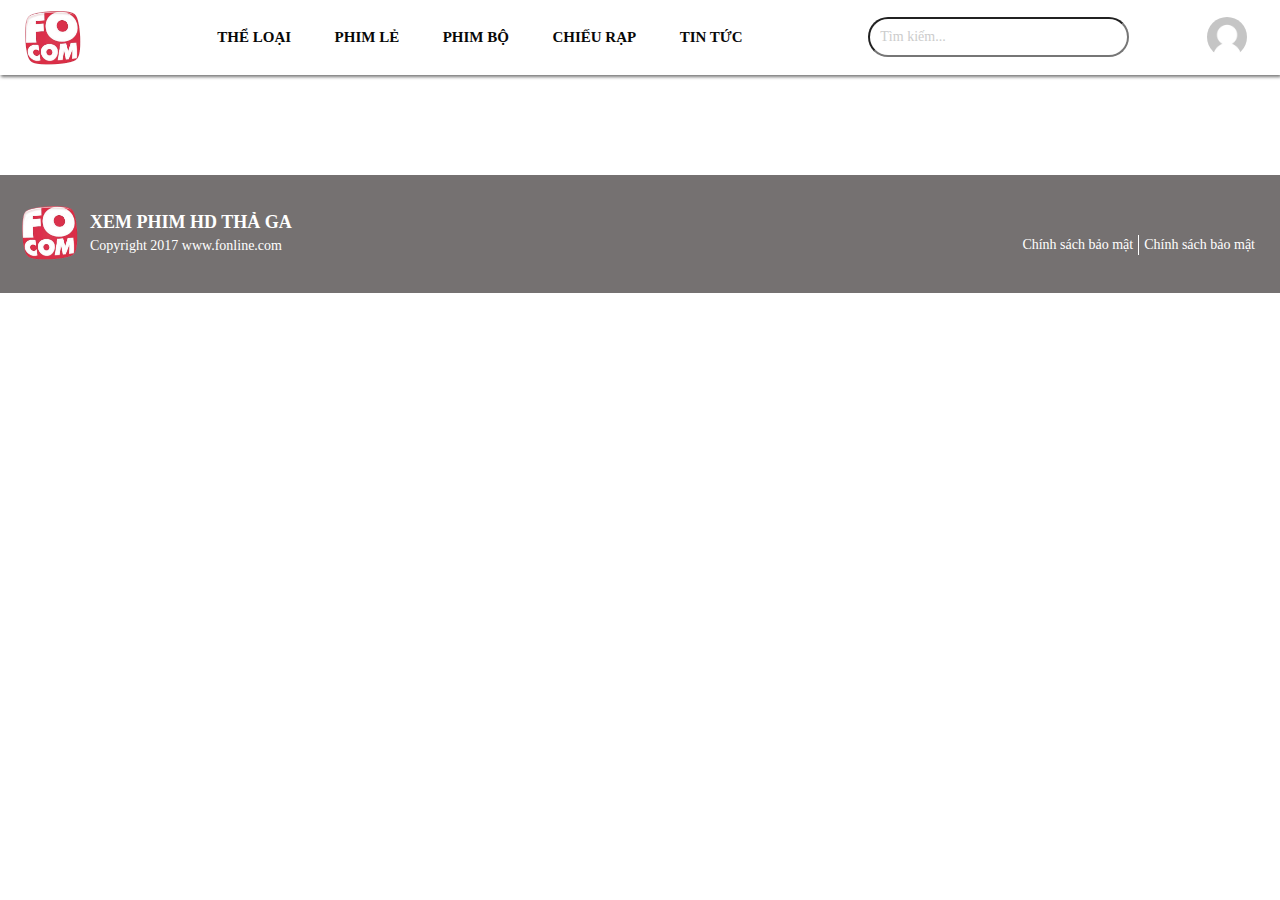
<file: MasterPage/MasterPage.html>
﻿<!DOCTYPE html>
<html lang="vi">
<head>
    <meta charset="utf-8">
    <meta name="viewport" content="width=device-width initial-scale=1">
    <link rel="stylesheet" type="text/css" href="../css/bootstrap.min.css">
    <link rel="stylesheet" type="text/css" href="masterpage.css">
    <script src="https://ajax.googleapis.com/ajax/libs/jquery/3.2.1/jquery.min.js"></script>
    <script src="../js/bootstrap.min.js"></script>
    <title>FOnline - Xem phim HD thả ga</title>
</head>
<body>
    <div class="container">
        <header>
            <div class="topbar row">
                <div class="logo col-md-1 col-xs-2 col-sm-1">
                    <a href="../homepage/home.html"><img src="../images/logo.png"></a>
                </div>
                <div class="topbar-menu col-md-7 col-xs-2 col-sm-8">
                    <div class="menu">
                        <div class="wrap-parent-menu">
                            <div class="menu-item">
                                <a href="#">Thể loại</a>
                                <div class="sub-menu">
                                    <div class="wrap-sub-menu row">
                                        <div class="col-md-6 col-sm-12 col-xs-6">
                                            <a href="#">Hành động</a>
                                            <a href="#">Hài hước</a>
                                            <a href="#">Kinh dị</a>
                                            <a href="#">viễn tưởng</a>
                                        </div>
                                        <div class="col-md-6 col-sm-12 col-xs-6">
                                            <a href="#">Tâm lý</a>
                                            <a href="#">Hoạt hình</a>
                                            <a href="#">Cổ trang</a>
                                            <a href="#">Võ thuật</a>
                                        </div>
                                    </div>
                                </div>
                            </div>
                            <div class="menu-item"><a href="#">Phim lẻ</a></div>
                            <div class="menu-item"><a href="#">Phim bộ</a></div>
                            <div class="menu-item"><a href="#">Chiếu rạp</a></div>
                            <div class="menu-item"><a href="#">Tin tức</a></div>
                        </div>
                    </div>
                </div>
                <div class="search col-md-3 col-xs-6 col-sm-2">
                    <input type="search" name="search-box" class="search-box" placeholder="Tìm kiếm...">
                </div>
                <div class="account-icon col-md-1 col-sm-1 col-sm-1">
                    <a href="../account/index.html"><img src="../images/avatar.png"></a>
                </div>
            </div>
            <div class="responsive">
                <div class="r-nav">
                    <img src="../images/menu.png" id="btn-menu" />
                    <div class="r-menu">
                        <div class="parent-menu">
                            <div class="r-item">
                                <img class="icon-menu" src="../images/folder.png" />
                                <button class="btn-plus" style="float:right"><img style="width:16px;height:16px;" src="../images/plus.png" /></button>
                                <a href="#">Thể Loại</a>
                                <div class="child-menu">
                                    <a href="#">Hành động</a>
                                    <a href="#">Hài hước</a>
                                    <a href="#">Kinh dị</a>
                                    <a href="#">viễn tưởng</a>
                                </div>
                            </div>
                            <div class="r-item">
                                <img class="icon-menu" src="../images/film.png" />
                                <a href="#">Phim lẻ</a>
                            </div>
                            <div class="r-item">
                                <img class="icon-menu" src="../images/film-roll.png" />
                                <a href="#">Phim bộ</a>
                            </div>
                            <div class="r-item">
                                <img class="icon-menu" src="../images/video-camera.png" />
                                <a href="#">Chiếu rạp</a>
                            </div>
                            <div class="r-item">
                                <img class="icon-menu" src="../images/newspaper.png" />
                                <a href="#">Tin tức</a>
                            </div>
                            <div class="r-item">
                                <img class="icon-menu" src="../images/account.png" />
                                <a href="#">Trang cá nhân</a>
                            </div>
                        </div>
                    </div>
                </div>
                <div class="r-logo">
                    <a href="../homepage/home.html"><img src="../images/logo.png"></a>
                    <h1>FOnline.com</h1>
                </div>
                <div class="r-search">
                    <input type="button" id="btn_search"/>
                </div>
                <div class="r-search-box">
                    <input type="text" placeholder="Nhập tên phim, diễn viên, đạo diển" class="btn-look" />
                </div>

            </div>
        </header>

        <div style="height:100px;">
        </div>

        <footer>
            <div class="foot">
                <div class="left-footer">
                    <div class="logo">
                        <img src="../images/logo.png">
                    </div>
                    <div class="content-footer">
                        <p class="big-text">Xem phim hd thả ga </p>
                        <p class="nomar-text">Copyright 2017 www.fonline.com</p>
                    </div>
                </div>
                <div class="right-footer">
                    <a class="nomar-text">Chính sách bảo mật</a>
                    <a class="nomar-text policy">Chính sách bảo mật</a>
                </div>
            </div>
        </footer>
    </div>
    <script src="masterpage.js"></script>
</body>
</html>
</file>
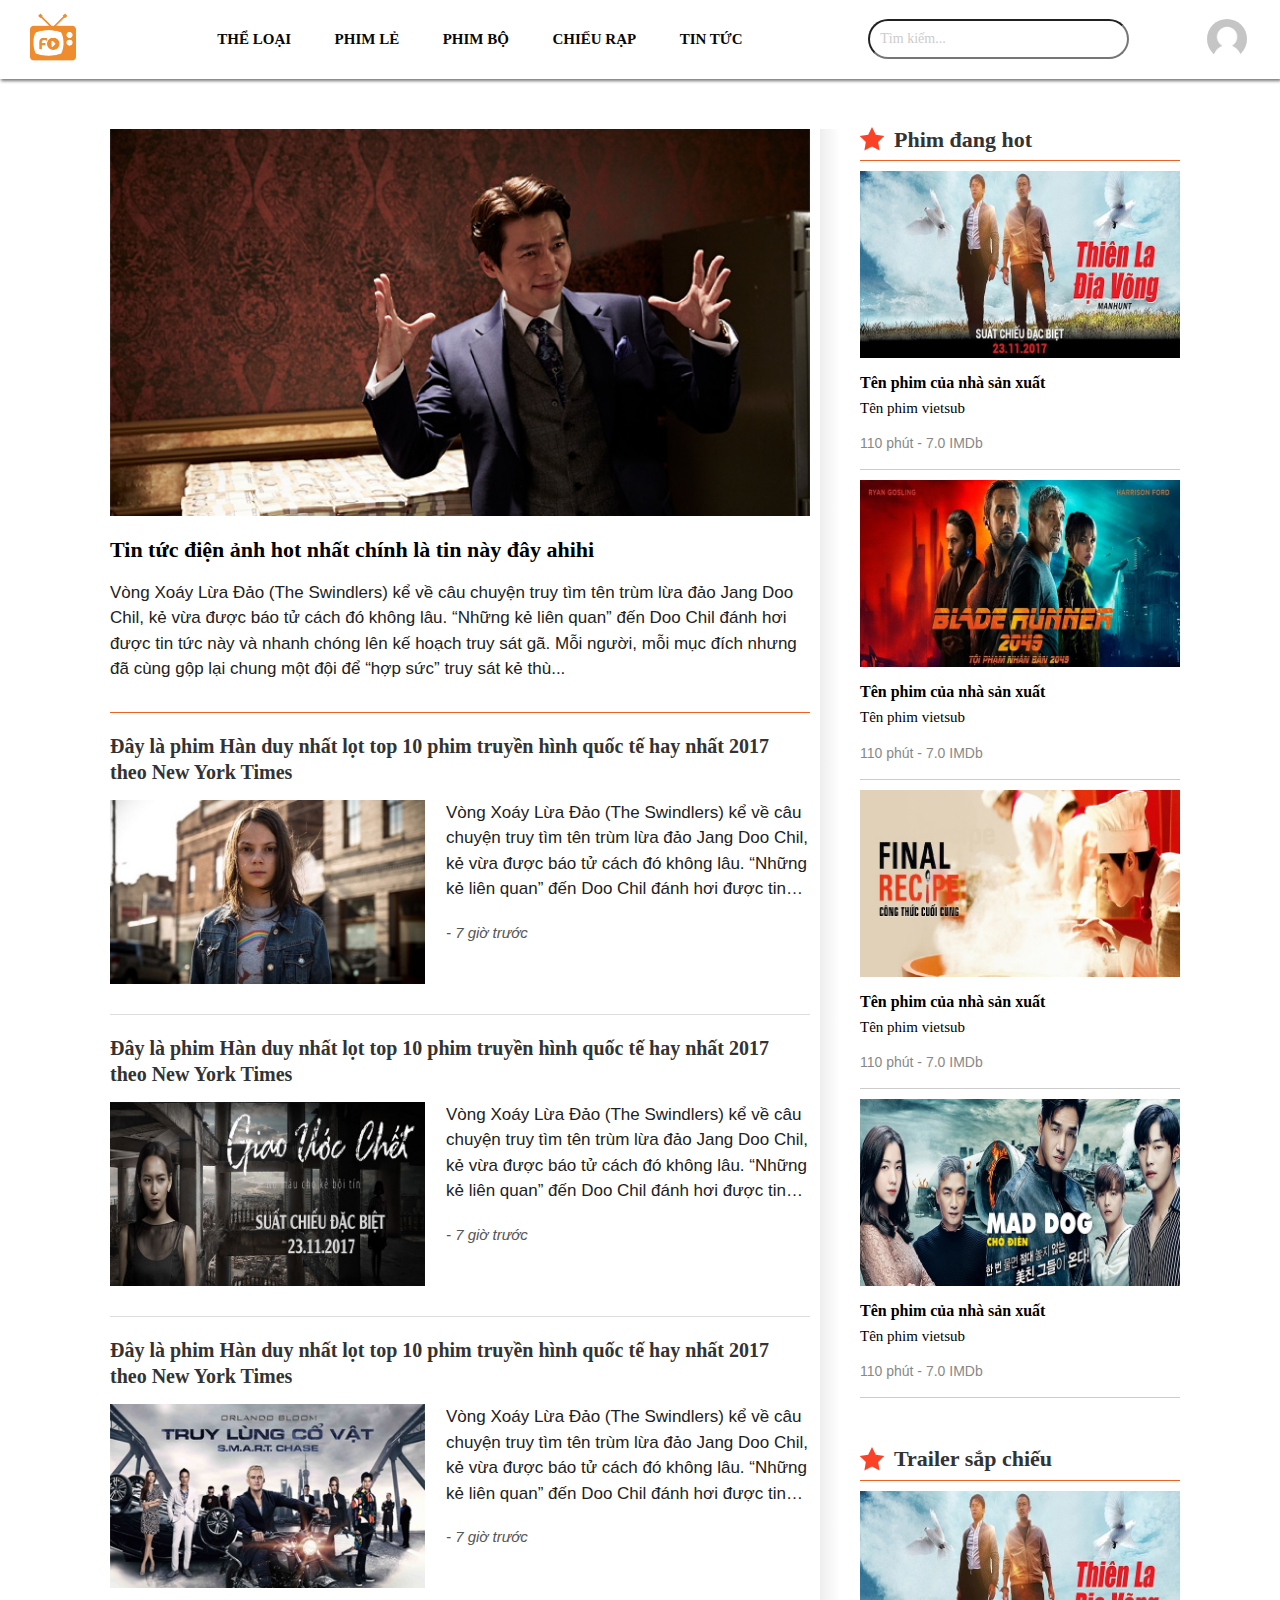
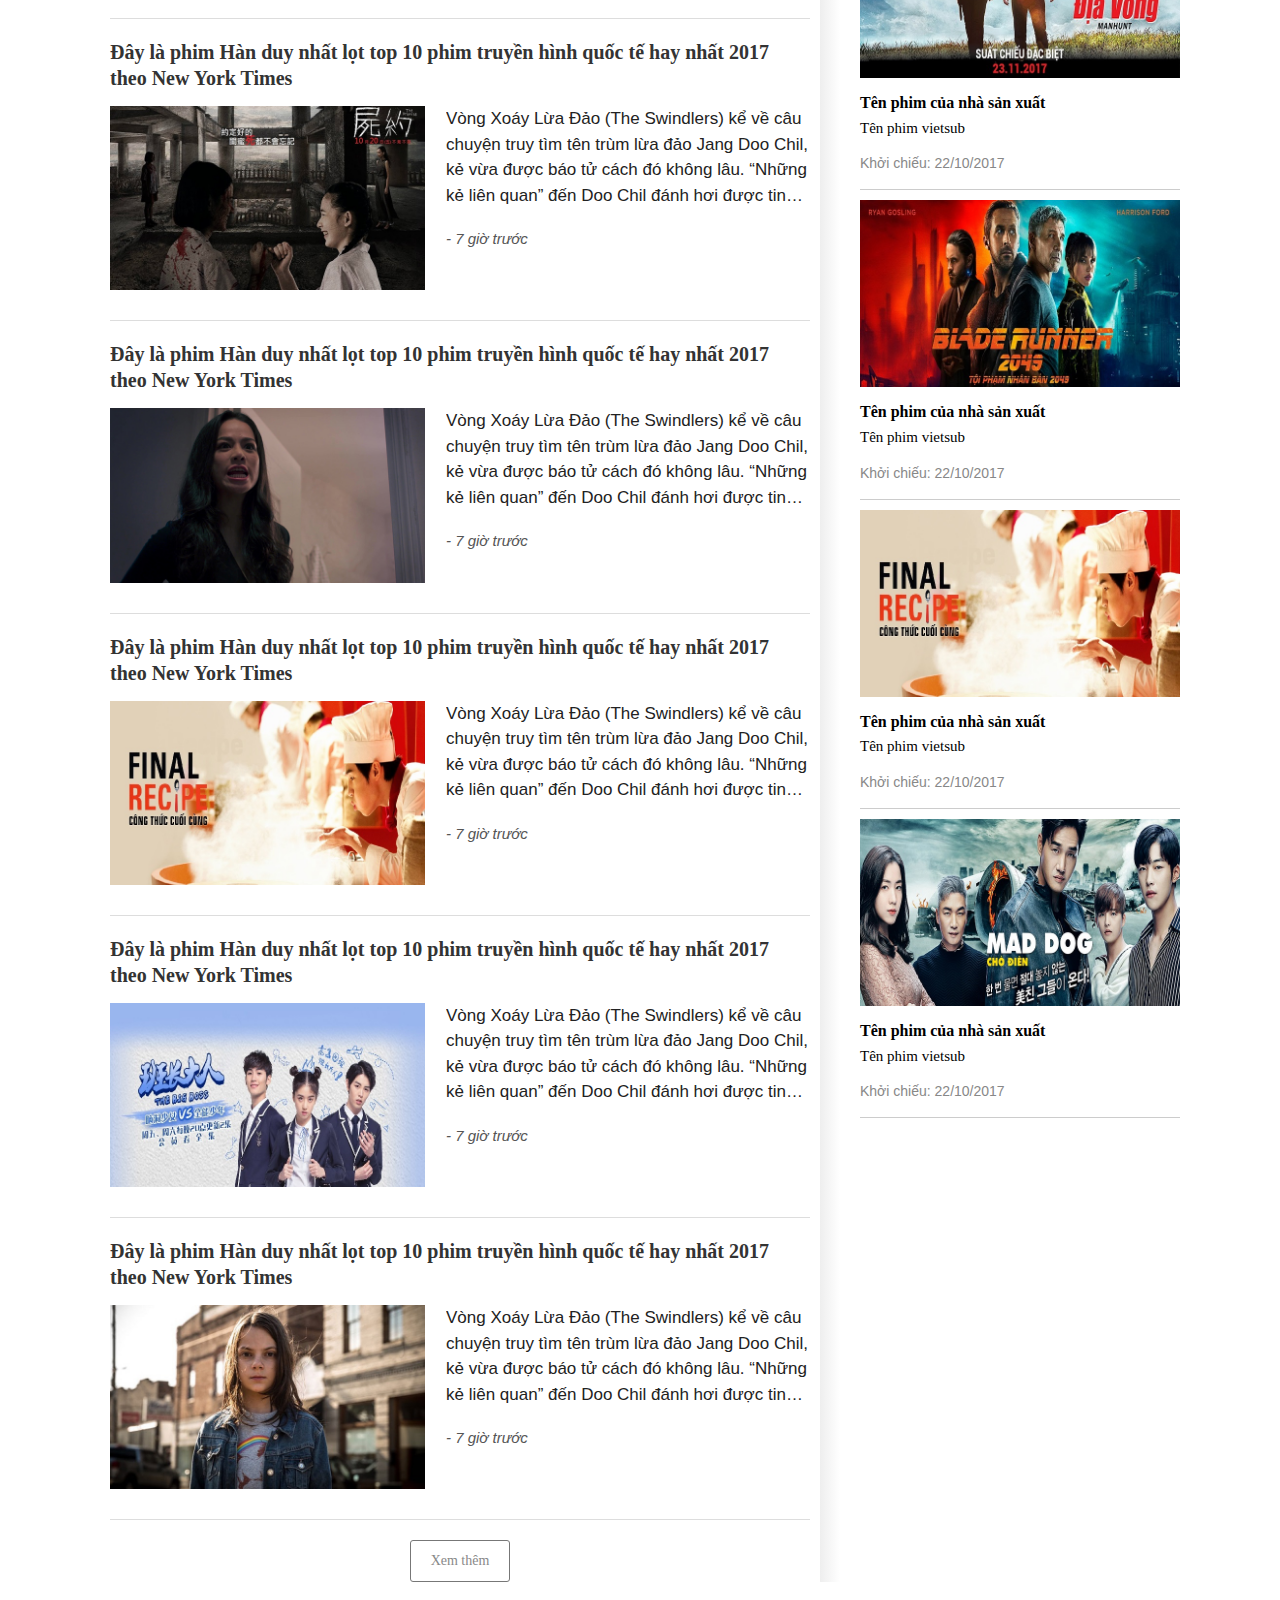
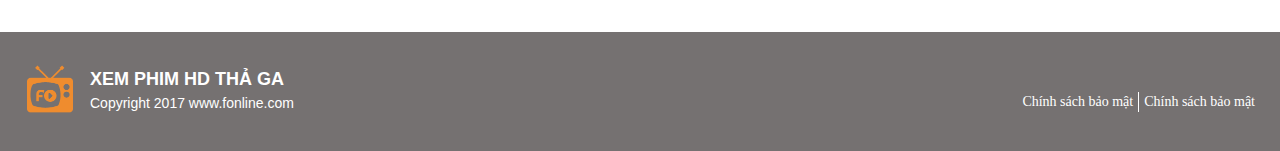
<file: news/news.html>
﻿<!DOCTYPE html>
<html lang="vi">
<head>
    <meta charset="utf-8">
    <meta name="viewport" content="width=device-width initial-scale=1">
    <link rel="stylesheet" type="text/css" href="../css/bootstrap.min.css">
    <link rel="stylesheet" type="text/css" href="masterpage.css">
    <link rel="stylesheet" type="text/css" href="news.css">
    <script src="https://ajax.googleapis.com/ajax/libs/jquery/3.2.1/jquery.min.js"></script>
    <script src="../js/bootstrap.min.js"></script>
    <title>FOnline - Xem phim HD thả ga</title>
</head>
<body>
    <div class="container">
        <header>
            <div class="topbar row">
                <div class="logo col-md-1 col-xs-2 col-sm-1">
                    <a href="../homepage/home.html"><img src="../images/icon/logo-web.png"></a>
                </div>
                <div class="topbar-menu col-md-7 col-xs-2 col-sm-8">
                    <div class="menu">
                        <div class="wrap-parent-menu">
                            <div class="menu-item">
                                <a href="#">Thể loại</a>
                                <div class="sub-menu">
                                    <div class="wrap-sub-menu row">
                                        <div class="col-md-6 col-sm-12 col-xs-6">
                                            <a href="#">Hành động</a>
                                            <a href="#">Hài hước</a>
                                            <a href="#">Kinh dị</a>
                                            <a href="#">viễn tưởng</a>
                                        </div>
                                        <div class="col-md-6 col-sm-12 col-xs-6">
                                            <a href="#">Tâm lý</a>
                                            <a href="#">Hoạt hình</a>
                                            <a href="#">Cổ trang</a>
                                            <a href="#">Võ thuật</a>
                                        </div>
                                    </div>
                                </div>
                            </div>
                            <div class="menu-item"><a href="#">Phim lẻ</a></div>
                            <div class="menu-item"><a href="#">Phim bộ</a></div>
                            <div class="menu-item"><a href="#">Chiếu rạp</a></div>
                            <div class="menu-item"><a href="#">Tin tức</a></div>
                        </div>
                    </div>
                </div>
                <div class="search col-md-3 col-xs-6 col-sm-2">
                    <input type="search" name="search-box" class="search-box" placeholder="Tìm kiếm...">
                </div>
                <div class="account-icon col-md-1 col-sm-1 col-sm-1">
                    <a href="../account/index.html"><img src="../images/icon/avatar.png"></a>
                </div>
            </div>
            <div class="responsive">
                <div class="r-nav">
                    <img src="../images/icon/menu.png" id="btn-menu" />
                    <div class="r-menu">
                        <div class="parent-menu">
                            <div class="r-item">
                                <img class="icon-menu" src="../images/icon/folder.png" />
                                <button class="btn-plus" style="float:right"><img style="width:16px;height:16px;" src="../images/icon/plus.png" /></button>
                                <a href="#">Thể Loại</a>
                                <div class="child-menu">
                                    <a href="#">Hành động</a>
                                    <a href="#">Hài hước</a>
                                    <a href="#">Kinh dị</a>
                                    <a href="#">viễn tưởng</a>
                                </div>
                            </div>
                            <div class="r-item">
                                <img class="icon-menu" src="../images/icon/film.png" />
                                <a href="#">Phim lẻ</a>
                            </div>
                            <div class="r-item">
                                <img class="icon-menu" src="../images/icon/film-roll.png" />
                                <a href="#">Phim bộ</a>
                            </div>
                            <div class="r-item">
                                <img class="icon-menu" src="../images/icon/video-camera.png" />
                                <a href="#">Chiếu rạp</a>
                            </div>
                            <div class="r-item">
                                <img class="icon-menu" src="../images/icon/newspaper.png" />
                                <a href="#">Tin tức</a>
                            </div>
                            <div class="r-item">
                                <img class="icon-menu" src="../images/icon/account.png" />
                                <a href="#">Trang cá nhân</a>
                            </div>
                        </div>
                    </div>
                </div>
                <div class="r-logo">
                    <a href="../homepage/home.html"><img src="../images/icon/logo-mobile.png"></a>
                </div>
                <div class="r-search">
                    <input type="button" id="btn_search" />
                </div>
                <div class="r-search-box">
                    <input type="text" placeholder="Nhập tên phim, diễn viên, đạo diển" class="btn-look" />
                </div>

            </div>
        </header>

        <div class="body-content row">
            <div class="news-swap col-md-8 col-sm-12">
                <div class="hot-news news-item">
                    <a href="" class="thumbnail"><img src="../images/thumbnail/hot-news-2.jpg"></a>
                    <a href="" class="title-news"><h1>Tin tức điện ảnh hot nhất chính là tin này đây ahihi</h1></a>
                    <p class="max-lines">
                        Vòng Xoáy Lừa Đảo (The Swindlers) kể về câu chuyện truy tìm tên trùm lừa đảo Jang Doo Chil, kẻ vừa được báo tử cách đó không lâu. “Những kẻ liên quan” đến Doo Chil đánh hơi được tin tức này và nhanh chóng lên kế hoạch truy sát gã. Mỗi người, mỗi mục đích nhưng đã cùng gộp lại chung một đội để “hợp sức” truy sát kẻ thù...
                    </p>
                </div>


                <!-- list news -->
                <ul class="list-news">
                    <li class="news-item">
                        <a href="" class="title-news">
                            <h1>Đây là phim Hàn duy nhất lọt top 10 phim truyền hình quốc tế hay nhất 2017 theo New York Times</h1>
                        </a>
                        <div class="content-news">
                            <a href="" class="thumbnail content-left"><img src="../images/thumbnail/phim-4.jpg"></a>
                            <div class="content-right">
                                <p>
                                    Vòng Xoáy Lừa Đảo (The Swindlers) kể về câu chuyện truy tìm tên trùm lừa đảo Jang Doo Chil, kẻ vừa được báo tử cách đó không lâu. “Những kẻ liên quan” đến Doo Chil đánh hơi được tin tức này và nhanh chóng lên kế hoạch truy sát gã. Mỗi người, mỗi mục đích nhưng đã cùng gộp lại chung một đội để “hợp sức” truy sát kẻ thù...
                                </p>
                                <p class="time-post">- 7 giờ trước</p>
                            </div>
                        </div>
                    </li>
                    <li class="news-item">
                        <a href="" class="title-news">
                            <h1>Đây là phim Hàn duy nhất lọt top 10 phim truyền hình quốc tế hay nhất 2017 theo New York Times</h1>
                        </a>
                        <div class="content-news">
                            <a href="" class="thumbnail content-left"><img src="../images/thumbnail/phim-3.jpg"></a>
                            <div class="content-right">
                                <p>
                                    Vòng Xoáy Lừa Đảo (The Swindlers) kể về câu chuyện truy tìm tên trùm lừa đảo Jang Doo Chil, kẻ vừa được báo tử cách đó không lâu. “Những kẻ liên quan” đến Doo Chil đánh hơi được tin tức này và nhanh chóng lên kế hoạch truy sát gã. Mỗi người, mỗi mục đích nhưng đã cùng gộp lại chung một đội để “hợp sức” truy sát kẻ thù...
                                </p>
                                <p class="time-post">- 7 giờ trước</p>
                            </div>
                        </div>
                    </li>
                    <li class="news-item">
                        <a href="" class="title-news">
                            <h1>Đây là phim Hàn duy nhất lọt top 10 phim truyền hình quốc tế hay nhất 2017 theo New York Times</h1>
                        </a>
                        <div class="content-news">
                            <a href="" class="thumbnail content-left"><img src="../images/thumbnail/phim-7.jpg"></a>
                            <div class="content-right">
                                <p>
                                    Vòng Xoáy Lừa Đảo (The Swindlers) kể về câu chuyện truy tìm tên trùm lừa đảo Jang Doo Chil, kẻ vừa được báo tử cách đó không lâu. “Những kẻ liên quan” đến Doo Chil đánh hơi được tin tức này và nhanh chóng lên kế hoạch truy sát gã. Mỗi người, mỗi mục đích nhưng đã cùng gộp lại chung một đội để “hợp sức” truy sát kẻ thù...
                                </p>
                                <p class="time-post">- 7 giờ trước</p>
                            </div>
                        </div>
                    </li>
                    <li class="news-item">
                        <a href="" class="title-news">
                            <h1>Đây là phim Hàn duy nhất lọt top 10 phim truyền hình quốc tế hay nhất 2017 theo New York Times</h1>
                        </a>
                        <div class="content-news">
                            <a href="" class="thumbnail content-left"><img src="../images/thumbnail/phim-5.jpg"></a>
                            <div class="content-right">
                                <p>
                                    Vòng Xoáy Lừa Đảo (The Swindlers) kể về câu chuyện truy tìm tên trùm lừa đảo Jang Doo Chil, kẻ vừa được báo tử cách đó không lâu. “Những kẻ liên quan” đến Doo Chil đánh hơi được tin tức này và nhanh chóng lên kế hoạch truy sát gã. Mỗi người, mỗi mục đích nhưng đã cùng gộp lại chung một đội để “hợp sức” truy sát kẻ thù...
                                </p>
                                <p class="time-post">- 7 giờ trước</p>
                            </div>
                        </div>
                    </li>
                    <li class="news-item">
                        <a href="" class="title-news">
                            <h1>Đây là phim Hàn duy nhất lọt top 10 phim truyền hình quốc tế hay nhất 2017 theo New York Times</h1>
                        </a>
                        <div class="content-news">
                            <a href="" class="thumbnail content-left"><img src="../images/thumbnail/hot-news-1.jpg"></a>
                            <div class="content-right">
                                <p>
                                    Vòng Xoáy Lừa Đảo (The Swindlers) kể về câu chuyện truy tìm tên trùm lừa đảo Jang Doo Chil, kẻ vừa được báo tử cách đó không lâu. “Những kẻ liên quan” đến Doo Chil đánh hơi được tin tức này và nhanh chóng lên kế hoạch truy sát gã. Mỗi người, mỗi mục đích nhưng đã cùng gộp lại chung một đội để “hợp sức” truy sát kẻ thù...
                                </p>
                                <p class="time-post">- 7 giờ trước</p>
                            </div>
                        </div>
                    </li>
                    <li class="news-item">
                        <a href="" class="title-news">
                            <h1>Đây là phim Hàn duy nhất lọt top 10 phim truyền hình quốc tế hay nhất 2017 theo New York Times</h1>
                        </a>
                        <div class="content-news">
                            <a href="" class="thumbnail content-left"><img src="../images/thumbnail/phim-9.jpg"></a>
                            <div class="content-right">
                                <p>
                                    Vòng Xoáy Lừa Đảo (The Swindlers) kể về câu chuyện truy tìm tên trùm lừa đảo Jang Doo Chil, kẻ vừa được báo tử cách đó không lâu. “Những kẻ liên quan” đến Doo Chil đánh hơi được tin tức này và nhanh chóng lên kế hoạch truy sát gã. Mỗi người, mỗi mục đích nhưng đã cùng gộp lại chung một đội để “hợp sức” truy sát kẻ thù...
                                </p>
                                <p class="time-post">- 7 giờ trước</p>
                            </div>
                        </div>
                    </li>
                    <li class="news-item">
                        <a href="" class="title-news">
                            <h1>Đây là phim Hàn duy nhất lọt top 10 phim truyền hình quốc tế hay nhất 2017 theo New York Times</h1>
                        </a>
                        <div class="content-news">
                            <a href="" class="thumbnail content-left"><img src="../images/thumbnail/phim-10.jpg"></a>
                            <div class="content-right">
                                <p>
                                    Vòng Xoáy Lừa Đảo (The Swindlers) kể về câu chuyện truy tìm tên trùm lừa đảo Jang Doo Chil, kẻ vừa được báo tử cách đó không lâu. “Những kẻ liên quan” đến Doo Chil đánh hơi được tin tức này và nhanh chóng lên kế hoạch truy sát gã. Mỗi người, mỗi mục đích nhưng đã cùng gộp lại chung một đội để “hợp sức” truy sát kẻ thù...
                                </p>
                                <p class="time-post">- 7 giờ trước</p>
                            </div>
                        </div>
                    </li>
                    <li class="news-item">
                        <a href="" class="title-news">
                            <h1>Đây là phim Hàn duy nhất lọt top 10 phim truyền hình quốc tế hay nhất 2017 theo New York Times</h1>
                        </a>
                        <div class="content-news">
                            <a href="" class="thumbnail content-left"><img src="../images/thumbnail/phim-4.jpg"></a>
                            <div class="content-right">
                                <p>
                                    Vòng Xoáy Lừa Đảo (The Swindlers) kể về câu chuyện truy tìm tên trùm lừa đảo Jang Doo Chil, kẻ vừa được báo tử cách đó không lâu. “Những kẻ liên quan” đến Doo Chil đánh hơi được tin tức này và nhanh chóng lên kế hoạch truy sát gã. Mỗi người, mỗi mục đích nhưng đã cùng gộp lại chung một đội để “hợp sức” truy sát kẻ thù...
                                </p>
                                <p class="time-post">- 7 giờ trước</p>
                            </div>
                        </div>
                    </li>
                </ul>

                <div class="view-more">
                    <button type="button" class="btn-view-more">Xem thêm</button>
                </div>
               
            </div>

            <!-- Poster phim đang hot và phim sắp chiếu -->
            <div class="suggest-film-swap col-md-4">
                <div class="list-film-hot suggest-film">
                    <div class="suggest-film-header">
                        <img src="../images/icon/star1.png"><span>Phim đang hot</span>
                    </div>
                    <div class="suggest-film-content">
                        <div class="film-item">
                            <a href="" class="thumbnail">
                                <img src="../images/thumbnail/phim-2.jpg" class="avatar-film">
                                <div class="background-linear">
                                    <img src="../images/icon/play-video.png" class="icon">
                                </div>
                            </a>
                            <div class="film-info">
                                <a href="" class="title-film">
                                    <h1>Tên phim của nhà sản xuất</h1>
                                    <h2>Tên phim vietsub</h2>
                                </a>
                                <p>110 phút - 7.0 IMDb</p>
                            </div>
                        </div>
                    
                        <div class="film-item">
                            <a href="" class="thumbnail">
                                <img src="../images/thumbnail/phim-8.jpg" class="avatar-film">
                                <div class="background-linear">
                                    <img src="../images/icon/play-video.png" class="icon">
                                </div>
                            </a>
                            <div class="film-info">
                                <a href="" class="title-film">
                                    <h1>Tên phim của nhà sản xuất</h1>
                                    <h2>Tên phim vietsub</h2>
                                </a>
                                <p>110 phút - 7.0 IMDb</p>
                            </div>
                        </div>
                   
                        <div class="film-item">
                            <a href="" class="thumbnail">
                                <img src="../images/thumbnail/phim-9.jpg" class="avatar-film">
                                <div class="background-linear">
                                    <img src="../images/icon/play-video.png" class="icon">
                                </div>
                            </a>
                            <div class="film-info">
                                <a href="" class="title-film">
                                    <h1>Tên phim của nhà sản xuất</h1>
                                    <h2>Tên phim vietsub</h2>
                                </a>
                                <p>110 phút - 7.0 IMDb</p>
                            </div>
                        </div>
                    
                        <div class="film-item">
                            <a href="" class="thumbnail">
                                <img src="../images/thumbnail/phim-11.jpg" class="avatar-film">
                                <div class="background-linear">
                                    <img src="../images/icon/play-video.png" class="icon">
                                </div>
                            </a>
                            <div class="film-info">
                                <a href="" class="title-film">
                                    <h1>Tên phim của nhà sản xuất</h1>
                                    <h2>Tên phim vietsub</h2>
                                </a>
                                <p>110 phút - 7.0 IMDb</p>
                            </div>
                        </div>
                        
                    </div>
                </div>
                <div class="list-trailer suggest-film">
                    <div class="suggest-film-header">
                        <img src="../images/icon/star1.png"><span>Trailer sắp chiếu</span>
                    </div>
                    <div class="suggest-film-content">
                        <div class="film-item">
                            <a href="" class="thumbnail">
                                <img src="../images/thumbnail/phim-2.jpg" class="avatar-film">
                                <div class="background-linear">
                                    <img src="../images/icon/play-video.png" class="icon">
                                </div>
                            </a>
                            <div class="film-info">
                                <a href="" class="title-film">
                                    <h1>Tên phim của nhà sản xuất</h1>
                                    <h2>Tên phim vietsub</h2>
                                </a>
                                <p>Khởi chiếu: 22/10/2017</p>
                            </div>
                        </div>
                    
                        <div class="film-item">
                            <a href="" class="thumbnail">
                                <img src="../images/thumbnail/phim-8.jpg" class="avatar-film">
                                <div class="background-linear">
                                    <img src="../images/icon/play-video.png" class="icon">
                                </div>
                            </a>
                            <div class="film-info">
                                <a href="" class="title-film">
                                    <h1>Tên phim của nhà sản xuất</h1>
                                    <h2>Tên phim vietsub</h2>
                                </a>
                                <p>Khởi chiếu: 22/10/2017</p>
                            </div>
                        </div>
                   
                        <div class="film-item">
                            <a href="" class="thumbnail">
                                <img src="../images/thumbnail/phim-9.jpg" class="avatar-film">
                                <div class="background-linear">
                                    <img src="../images/icon/play-video.png" class="icon">
                                </div>
                            </a>
                            <div class="film-info">
                                <a href="" class="title-film">
                                    <h1>Tên phim của nhà sản xuất</h1>
                                    <h2>Tên phim vietsub</h2>
                                </a>
                                <p>Khởi chiếu: 22/10/2017</p>
                            </div>
                        </div>
                    
                        <div class="film-item">
                            <a href="" class="thumbnail">
                                <img src="../images/thumbnail/phim-11.jpg" class="avatar-film">
                                <div class="background-linear">
                                    <img src="../images/icon/play-video.png" class="icon">
                                </div>
                            </a>
                            <div class="film-info">
                                <a href="" class="title-film">
                                    <h1>Tên phim của nhà sản xuất</h1>
                                    <h2>Tên phim vietsub</h2>
                                </a>
                                <p>Khởi chiếu: 22/10/2017</p>
                            </div>
                        </div>
                        
                    </div>
                </div>
            </div>
        </div>

        <footer>
            <div class="foot">
                <div class="left-footer">
                    <div class="logo">
                        <img src="../images/icon/logo-web.png">
                    </div>
                    <div class="content-footer">
                        <p class="big-text">Xem phim hd thả ga </p>
                        <p class="nomar-text">Copyright 2017 www.fonline.com</p>
                    </div>
                </div>
                <div class="right-footer">
                    <a class="nomar-text">Chính sách bảo mật</a>
                    <a class="nomar-text policy">Chính sách bảo mật</a>
                </div>
            </div>
        </footer>
    </div>
    <script src="masterpage.js"></script>
</body>
</html>
</file>
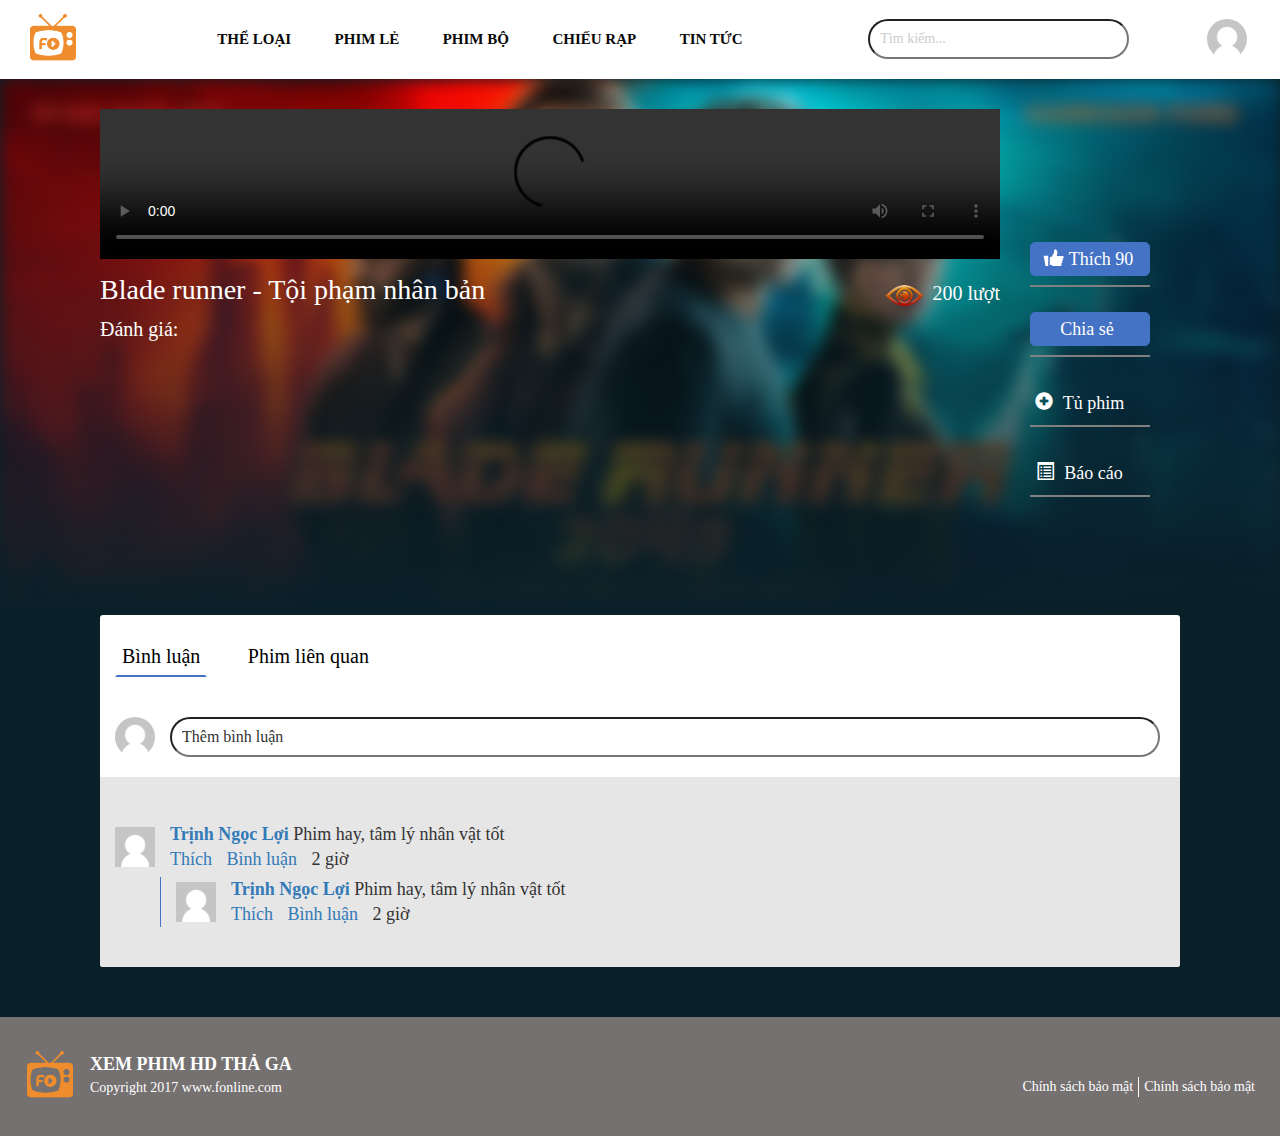
<file: viewfilm/viewfilm.html>
﻿<!DOCTYPE html>
<html lang="vi">
<head>
    <meta charset="utf-8">
    <meta name="viewport" content="width=device-width initial-scale=1">
    <link rel="stylesheet" type="text/css" href="../css/bootstrap.min.css">
    <link rel="stylesheet" type="text/css" href="masterpage.css">
    <link rel="stylesheet" type="text/css" href="viewfilm.css">
    <script src="https://ajax.googleapis.com/ajax/libs/jquery/3.2.1/jquery.min.js"></script>
    <script src="../js/bootstrap.min.js"></script>
    <title>FOnline - Xem phim HD thả ga</title>
</head>
<body>
    <div class="container">
        <header>
            <div class="topbar row">
                <div class="logo col-md-1 col-xs-2 col-sm-1">
                    <a href="../homepage/home.html"><img src="../images/icon/logo-web.png"></a>
                </div>
                <div class="topbar-menu col-md-7 col-xs-2 col-sm-8">
                    <div class="menu">
                        <div class="wrap-parent-menu">
                            <div class="menu-item">
                                <a href="#">Thể loại</a>
                                <div class="sub-menu">
                                    <div class="wrap-sub-menu row">
                                        <div class="col-md-6 col-sm-12 col-xs-6">
                                            <a href="#">Hành động</a>
                                            <a href="#">Hài hước</a>
                                            <a href="#">Kinh dị</a>
                                            <a href="#">viễn tưởng</a>
                                        </div>
                                        <div class="col-md-6 col-sm-12 col-xs-6">
                                            <a href="#">Tâm lý</a>
                                            <a href="#">Hoạt hình</a>
                                            <a href="#">Cổ trang</a>
                                            <a href="#">Võ thuật</a>
                                        </div>
                                    </div>
                                </div>
                            </div>
                            <div class="menu-item"><a href="#">Phim lẻ</a></div>
                            <div class="menu-item"><a href="#">Phim bộ</a></div>
                            <div class="menu-item"><a href="#">Chiếu rạp</a></div>
                            <div class="menu-item"><a href="#">Tin tức</a></div>
                        </div>
                    </div>
                </div>
                <div class="search col-md-3 col-xs-6 col-sm-2">
                    <input type="search" name="search-box" class="search-box" placeholder="Tìm kiếm...">
                </div>
                <div class="account-icon col-md-1 col-sm-1 col-sm-1">
                    <a href="../account/index.html"><img src="../images/icon/avatar.png"></a>
                </div>
            </div>
            <div class="responsive">
                <div class="r-nav">
                    <img src="../images/icon/menu.png" id="btn-menu" />
                    <div class="r-menu">
                        <div class="parent-menu">
                            <div class="r-item">
                                <img class="icon-menu" src="../images/icon/folder.png" />
                                <button class="btn-plus" style="float:right"><img style="width:16px;height:16px;" src="../images/icon/plus.png" /></button>
                                <a href="#">Thể Loại</a>
                                <div class="child-menu">
                                    <a href="#">Hành động</a>
                                    <a href="#">Hài hước</a>
                                    <a href="#">Kinh dị</a>
                                    <a href="#">viễn tưởng</a>
                                </div>
                            </div>
                            <div class="r-item">
                                <img class="icon-menu" src="../images/icon/film.png" />
                                <a href="#">Phim lẻ</a>
                            </div>
                            <div class="r-item">
                                <img class="icon-menu" src="../images/icon/film-roll.png" />
                                <a href="#">Phim bộ</a>
                            </div>
                            <div class="r-item">
                                <img class="icon-menu" src="../images/icon/video-camera.png" />
                                <a href="#">Chiếu rạp</a>
                            </div>
                            <div class="r-item">
                                <img class="icon-menu" src="../images/icon/newspaper.png" />
                                <a href="#">Tin tức</a>
                            </div>
                            <div class="r-item">
                                <img class="icon-menu" src="../images/icon/account.png" />
                                <a href="#">Trang cá nhân</a>
                            </div>
                        </div>
                    </div>
                </div>
                <div class="r-logo">
                    <a href="../homepage/home.html"><img src="../images/icon/logo-mobile.png"></a>
                </div>
                <div class="r-search">
                    <input type="button" id="btn_search" />
                </div>
                <div class="r-search-box">
                    <input type="text" placeholder="Nhập tên phim, diễn viên, đạo diển" class="btn-look" />
                </div>

            </div>
        </header>
        <div class="body-content row">
            <div class="image-background-blur">
                <img src="../images/slide/blade-runner.jpg">
                <div class="style-gradient"></div>
            </div>
            <div class="view-port col-md-10">
                <div class="view-port-film">
                    <video width="100%" height="75%" controls>
                        <source src="http://www.w3schools.com/html/mov_bbb.mp4" type="video/mp4">
                        Your browser does not support HTML5 video.
                    </video>
                    <!-- <iframe width="100%" height="100%" src="https://drive.google.com/file/d/1pdvh_mEnkXPKA3jivYIpYKTaoukxH5p3Yg/preview"></iframe> -->
                </div>
                <div class="foot-view-port view-port">
                    <div class="left name"><h1>Blade runner - Tội phạm nhân bản</h1></div>
                    <div class="right view">
                        <img src="../images/icon/view-icon.png" />  200 lượt
                    </div>
                    <div class="left evaluate">Đánh giá:</div>
                </div>
            </div>
            <div class="side-bar col-md-2">
                <ul>
                    <li>
                        <button class="blue-button"><span class="like-button"><img src="../images/icon/likefb.png" /></span>Thích 90</button>
                    </li>
                    <li>
                        <button class="blue-button">Chia sẻ</button>
                    </li>
                    <li>
                        <button><span class="glyphicon glyphicon-plus-sign icon"></span>Tủ phim</button>
                    </li>
                    <li>
                        <button><span class="glyphicon glyphicon-list-alt icon"></span>Báo cáo</button>
                    </li>
                </ul>
            </div>
            <div style="clear:both"></div>
            <div class="tag title-tag">
                <div class="tab">
                    <button class="title active" id="comment">
                        Bình luận
                    </button>

                    <button class="title" id="relative-film">
                        Phim liên quan
                    </button>
                </div>
                <div class="tag-item" id="tag-relative-film">
                    <div class="row">
                        <div class="item col-md-3 col-xs-6 col-sm-6">
                            <a href="" class="thumbnail">
                                <img src="../images/thumbnail/phim-1.jpg">
                            </a>
                            <a href=".." class="title-flim">
                                Pony bé nhỏ - Pony bé nhỏ
                            </a>
                            <p>110 phút-7.0IMDb</p>
                        </div>
                        <div class="item col-md-3 col-xs-6 col-sm-6">
                            <a href="" class="thumbnail">
                                <img src="../images/thumbnail/phim-2.jpg">
                            </a>
                            <a href=".." class="title-flim">
                                Sinh nhật chết chóc - Sinh nhật chết chóc
                            </a>
                            <p>110 phút-7.0IMDb</p>
                        </div>
                        <div class="item col-md-3 col-xs-6 col-sm-6">
                            <a href="" class="thumbnail">
                                <img src="../images/thumbnail/phim-3.jpg">
                            </a>
                            <a href=".." class="title-flim">
                                Blade Runner 2049 - Blade Runner 2049
                            </a>
                            <p>110 phút-7.0IMDb</p>
                        </div>
                        <div class="item col-md-3 col-xs-6 col-sm-6">
                            <a href="" class="thumbnail">
                                <img src="../images/thumbnail/phim-4.jpg">
                            </a>
                            <a href=".." class="title-flim">
                                Trong từng nhịp thở - Trong từng nhịp thở
                            </a>
                            <p>110 phút-7.0IMDb</p>
                        </div>
                    </div>
                </div>
                <div class="tag-item" id="tag-comment">
                    <div class="header-comment row">
                        <img src="../images/icon/avatar.png" class="avatar col-md-1" />
                        <input value="Thêm bình luận" class="col-md-11" />
                    </div>
                    <div class="area-comment">
                        <div class="comment row">
                            <img src="../images/icon/avatar.png" class="avatar" />

                            <div class="content">
                                <a href="#" class="name-user">Trịnh Ngọc Lợi </a>
                                Phim hay, tâm lý nhân vật tốt
                                <p></p>
                                <a href="#" style="margin-right:10px;">Thích</a>
                                <a href="#" style="margin-right:10px;">Bình luận</a>
                                2 giờ
                            </div>

                        </div>
                        <div class="comment child">
                            <img src="../images/icon/avatar.png" class="avatar" />

                            <div class="content">
                                <a href="#" class="name-user">Trịnh Ngọc Lợi </a>
                                Phim hay, tâm lý nhân vật tốt
                                <p></p>
                                <a href="#" style="margin-right:10px;">Thích</a>
                                <a href="#" style="margin-right:10px;">Bình luận</a>
                                2 giờ
                            </div>
                        </div>
                    </div>
                </div>
                <div style="clear:both"></div>
            </div>
        </div>
        <div style="clear:both"></div>
        <footer>
            <div class="foot">
                <div class="left-footer">
                    <div class="logo">
                        <img src="../images/icon/logo-web.png">
                    </div>
                    <div class="content-footer">
                        <p class="big-text">Xem phim hd thả ga </p>
                        <p class="nomar-text">Copyright 2017 www.fonline.com</p>
                    </div>
                </div>
                <div class="right-footer">
                    <a class="nomar-text">Chính sách bảo mật</a>
                    <a class="nomar-text policy">Chính sách bảo mật</a>
                </div>
            </div>
        </footer>
    </div>
</body>
<script src="viewfilm.js"></script>
<script src="masterpage.js"></script>
</html>
</file>
<file: news/masterpage.css>
* {
    font-family: Tahoma;
}

header {
    width: 100%;
    position: relative;
}

.container {
    width: 100%;
    padding: 0px;
}

.row {
    margin: 0;
}
/*--TOPBAR--*/
/*-------------------------------------*/
.topbar, .r-topbar {
    height: 10%;
    display: flex;
    justify-content: center;
    align-items: center;
    padding: 10px 0px;
    box-shadow: 1px 2px 3px #777;
    z-index: 1;
}

.responsive {
    display: none;
}
/*--logo--*/
.logo {
    text-align: center;
    height: auto;
    display: inline-block;
}

    .logo img {
        width: 60px;
        height: auto;
    }

/*--topbar-menu--*/
.topbar-menu {
    font-weight: 700;
}

.menu {
    width: 100%;
    display: flex;
    flex-direction: row;
    justify-content: center;
}

.menu-item {
    margin: 0px 20px;
    position: relative;
    display: inline-block;
}

    .menu-item a {
        color: #080808;
        text-decoration: none;
        text-transform: uppercase;
        font-weight: 700;
        font-size: 15px;
        display: inline-block;
    }

    .menu-item .open-sub {
        padding-left: 20px;
        display: none;
    }

    .menu-item a:hover {
        color: #FF6347;
    }

    .menu-item .sub-menu {
        display: none;
        top: 20px;
        left: 0;
        padding-top: 30px;
        width: 500%;
        z-index:1000;
    }

.sub-menu .wrap-sub-menu {
    border: 1px solid #ccc;
    border-radius: 5px;
    line-height: 30px;
    background:#fff;
}

.sub-menu a {
    text-transform: none;
    font-weight: bold;
    font-size: 12px;
    padding: 5px;
    width: 100px;
}

.menu-item:hover > .sub-menu {
    display:inherit;
    flex-direction: row;
    position: absolute;
}


/*--search-box--*/
.search-box {
    height: 40px;
    width: 90%;
    border-radius: 50px;
    padding: 0px 10px;
    color: #777;
    outline: none;
}

::-webkit-input-placeholder {
    color: #ccc;
}

/*--account-icon--*/
.account-icon {
    margin: auto;
    text-align: center;
}

    .account-icon a img {
        width: 40px;
        height: auto;
        border-radius: 100%;
    }
/*foot*/
.foot {
    background: #757171;
    padding: 30px 20px;
    width: 100%;
    display: flex;
}

    .foot .left-footer {
        display: flex;
        width: 60%;
    }

        .foot .left-footer .logo {
            padding-right: 10px;
        }

    .foot .content-footer {
        line-height: 14px;
        margin-top: 5px;
    }

    .foot .big-text {
        text-transform: uppercase;
        font-size: 18px;
        font-weight: 700;
        color: #fff;
        margin-top: 5px;
    }

    .foot .nomar-text {
        color: #fff;
    }

    .foot .right-footer {
        padding-top: 30px;
        width: 40%;
        float: right;
    }
     .foot .right-footer a{
         float:right;
         padding:0 5px;
     }
    .foot .policy {
        border-right: 1px solid #fff;
        padding: 0 5px;
    }
@media screen and (max-width:992px) {
    .topbar {
        display: none;
    }

    .responsive {
        display:flex;
        padding:10px 5px;
        justify-content: center;
        align-items: center;
        border-bottom:1px solid #ccc;
        box-shadow: 1px 2px 3px #777;
        z-index:100;
    }
    .responsive .r-logo
    {
        width:80%;
        display:flex;
        flex-direction:row;
        justify-content:center;
        align-items:center;
    }
    .responsive .r-logo a
    {
        display:flex;
        justify-content:center;
        align-items:center;
    }
   .responsive .r-logo h1{
        font-size:25px;
        margin:0;
        padding:0;
        margin-left:15px;
    }
   .responsive .r-logo img{
       width: 60%;
    }
    .responsive .r-search{
        width:10%;
       
    }
    .responsive .r-search input{
        height:40px;
        width:40px;
        border-radius:50px;
        padding:10px;
        background-image:url('../images/look.png');
        background-size:cover;
    }
    .responsive .r-search-box{
        position:absolute;
        top:62px;
        left:0;
        padding:10px 20px;
        width:100%;
        background:rgba(0, 0, 0, 0.2);
        display:none;
	z-index:50;
    }
        .responsive .r-search-box input {
            width:100%;
            border-radius:20px;
            height:30px;
            padding-left:10px;
        }
   .responsive .r-nav{
        width:10%;
        display:flex;
        flex-direction:row;
        justify-content:center;
        align-items:center;
   }
   .responsive .r-nav img{
       width:40px;
   }
    .responsive .r-nav .r-menu{
       position:absolute;
       left:0;
       top:60px;
       background:rgba(0,0,0,0.8);
       width:100%;
       height:100vh;
        display:none;
        z-index:100;
    }
   .r-nav .parent-menu{
       border:1px solid #ccc;
       width:40%;
       height:100vh;
       background:#fff;
       z-index:100;
   }
   .r-nav .parent-menu .r-item{
       padding:10px 30px;
   }
   .r-nav .parent-menu .r-item .icon-menu
   {
       width:16px;
       height:16px;
       margin-top:-5px;
       margin-right:10px;
   }
   .r-nav .parent-menu .r-item>a{
       color:#000;
       font-size:18px;
   }
   .r-nav .parent-menu .child-menu{
       display:flex;
       flex-direction:column;
       display:none;
   }
   .r-nav .parent-menu .child-menu a{
       display:flex;
       flex-direction:column;
       margin-top:10px;
       margin-left:20px;
       font-size:16px;
       color:#000;
       
   }
}

@media screen and (max-width:720px) {
    .foot{
        display:flex;
        flex-direction:column;
        justify-content:flex-start;
    }
    .foot .left-footer {
        width: 100%;
    }

    .foot .right-footer {
        display:none;
    }
}
</file>
<file: news/news.css>
h1, h2, h3, h4, h5, h6{
	font-family: Tahoma;
	margin-top: 0px;
	margin-bottom: 5px;
}
p{
	font-family: Calibri, sans-serif, Helvetica;
}
.col-md-8, .col-md-4, .col-sm-12{
	padding: 0px;
}

/**------BODY-------
	*Mobile-size
**/

.body-content{
	padding: 30px 20px;
	width: 100%;
}
.news-swap {
	margin-right: 1px solid #ddd;
}
.news-swap ul {
	list-style-type: none;
	padding-left: 0px;
}
.news-item {
	padding: 20px 0px 10px;
	border-bottom: 1px solid #ddd;
}
.news-item .thumbnail{
	border: 0;
	padding: 0;
}
.news-item .title-news{
	text-decoration: none;
}
.news-item .title-news h1{
	font-size: 20px;
	font-weight: 600;
    color: #333;
    padding: 0px 0px 10px;
    line-height: 1.3em;
}
.news-item .title-news h1:hover,
.news-item .title-news h1:active {
	color: #ee6123;
}
.news-item p{
	overflow: hidden;
   	text-overflow: ellipsis;
   	display: -webkit-box;
   	-webkit-box-orient: vertical;
   	-webkit-line-clamp: 4;
   	font-size: 17px;
   	line-height: 1.5em;
   	max-height: 6em;
   	color: #222;
}
.news-item .content-news{
	height: auto;
	width: 100%;
	display: flex;
}
.news-item .content-left {
	float: left;
	width: 45%;
}
.news-item .thumbnail img{
	width: 100%;
	height: auto;
}
.news-item .content-right{
	float: right;
	width: 55%;
   	padding-left: 3%;
}
.news-item .content-right p.time-post{
	padding-top: 10px;
	font-size: 15px;
	font-style: italic;
	color: #555;
}
.hot-news{
	border-bottom: 1.5px solid #ee6123;
	padding: 0px 0px 20px;
}
.hot-news .title-news h1{
	font-size: 22px;
    color: #000;
}

.news-swap .view-more{
	margin-top: 20px;
	display: flex;
	justify-content: center;
}

.btn-view-more{
	border: 1px solid #777;
	border-radius: 3px;
	background-color: #fff;
	padding: 10px 20px;
	color: #888;
	outline: none;
}
.btn-view-more:hover,
.btn-view-more:active {
	background-color: #ee6123;
	color: #fff;
	border: 1px solid #ee6123;
}
.suggest-film-swap {
	display: none;
}
@media screen and (min-width: 768px){
	.body-content{
		padding: 50px;
		width: 100%;
	}
}

@media screen and (min-width: 992px){
	.body-content{
		padding: 50px 100px;
		width: 100%;
	}
	.news-swap{
		padding: 0px 10px;
	}
	.news-swap:before{
		background: -webkit-linear-gradient(to right, #eee, transparent 100%);
	    background: -o-linear-gradient(to right, #eee, transparent 100%);
	    background: -moz-linear-gradient(to right, #eee, transparent 100%);
		background: linear-gradient(to right, #eee, transparent 100%);
	    content: '';
	    position: absolute;
	    top: 0px;
	    right: -20px;
	    width: 20px;
	    height: 100%;
	    z-index: -1;
	}
	.suggest-film-swap{
		padding-left: 20px;
		display: block;
	}
	.suggest-film-swap img{
		width: 100%;
		height: auto;
	}

	.suggest-film{
		margin-bottom: 50px;
		border-radius: 3px;
		padding-left: 20px;
	}
	.suggest-film-header{
		display: flex;
		align-items: center;
		padding-bottom: 5px;
		border-bottom: 1.5px solid #ee6123;
		margin-top: -5px;
	}
	.suggest-film-header img{
		width: 24px;
		height: 24px;
	}
	.suggest-film-header span{
		font-size: 22px;
		font-weight: 600;
		padding-left: 10px;
	}
	.suggest-film-content{
		display: flex;
		flex-direction: column;
	}
	.suggest-film-content .film-item {
		padding: 10px 0px;
		border-bottom: 1px solid #ccc;
	}
	.suggest-film-content .film-item .thumbnail{
		border: 0px;
		padding: 0px;
		margin-bottom: 15px;
		position: relative;
	}
	.suggest-film-content .film-item .thumbnail img{
		width: 100%;
		height: auto;
	}
	.suggest-film-content .film-item .background-linear {
	    display: flex;
	    justify-content: center;
	    align-items: center;
	    position: absolute;
	    top: 100%;
	    left: 0;
	    right: 0;
	    overflow: hidden;
	    width: 100%;
	    height: 0;
	    transition: .5s ease;
	    background: -webkit-linear-gradient(to top, #0a2029, transparent 100%);
	    background: -o-linear-gradient(to top, #0a2029, transparent 100%);
	    background: -moz-linear-gradient(to top, #0a2029, transparent 100%);
	    background: linear-gradient(to top, #0a2029, transparent 100%);
	}
	.suggest-film-content .film-item .thumbnail:hover .background-linear{
		top: 0;
		height: 100%;
	}

	.suggest-film-content .film-item .thumbnail .background-linear .icon{
		height: 40%;
		width: auto;
	}
	.film-item a{
		text-decoration: none;
	}
	.film-item .title-film h1{
		font-size: 16px;
		font-weight: 600;
	    color: #000;
	    line-height: 1.3em;
	}
	.film-item .title-film h2{
		font-size: 15px;
	    color: #000;
	    padding: 0px 0px 10px;
	    line-height: 1.3em;
	}
	.film-item .title-film h1:hover,
	.film-item .title-film h1:active {
		color: #ee6123;
	}
	.film-info p{
		overflow: hidden;
	   	text-overflow: ellipsis;
	   	display: -webkit-box;
	   	-webkit-box-orient: vertical;
	   	-webkit-line-clamp: 4;
	   	font-size: 14px;
	   	line-height: 1.5em;
	   	max-height: 6em;
	   	color: #888;
	   	margin-bottom: 5px;
	}
</file>
<file: character/masterpage.css>
* {
    font-family: Tahoma;
}

header {
    width: 100%;
    position: relative;
}

.container {
    width: 100%;
    padding: 0px;
}

.row {
    margin: 0;
}
/*--TOPBAR--*/
/*-------------------------------------*/
.topbar, .r-topbar {
    height: 10%;
    display: flex;
    justify-content: center;
    align-items: center;
    padding: 10px 0px;
    box-shadow: 1px 2px 3px #777;
    z-index: 1;
}

.responsive {
    display: none;
}
/*--logo--*/
.logo {
    text-align: center;
    height: auto;
    display: inline-block;
}

    .logo img {
        width: 60px;
        height: auto;
    }

/*--topbar-menu--*/
.topbar-menu {
    font-weight: 700;
}

.menu {
    width: 100%;
    display: flex;
    flex-direction: row;
    justify-content: center;
}

.menu-item {
    margin: 0px 20px;
    position: relative;
    display: inline-block;
}

    .menu-item a {
        color: #080808;
        text-decoration: none;
        text-transform: uppercase;
        font-weight: 700;
        font-size: 15px;
        display: inline-block;
    }

    .menu-item .open-sub {
        padding-left: 20px;
        display: none;
    }

    .menu-item a:hover {
        color: #FF6347;
    }

    .menu-item .sub-menu {
        display: none;
        top: 20px;
        left: 0;
        padding-top: 30px;
        width: 500%;
        z-index:1000;
    }

.sub-menu .wrap-sub-menu {
    border: 1px solid #ccc;
    border-radius: 5px;
    line-height: 30px;
    background:#fff;
}

.sub-menu a {
    text-transform: none;
    font-weight: bold;
    font-size: 12px;
    padding: 5px;
    width: 100px;
}

.menu-item:hover > .sub-menu {
    display:inherit;
    flex-direction: row;
    position: absolute;
}


/*--search-box--*/
.search-box {
    height: 40px;
    width: 90%;
    border-radius: 50px;
    padding: 0px 10px;
    color: #777;
    outline: none;
}

::-webkit-input-placeholder {
    color: #ccc;
}

/*--account-icon--*/
.account-icon {
    margin: auto;
    text-align: center;
}

    .account-icon a img {
        width: 40px;
        height: auto;
        border-radius: 100%;
    }
/*foot*/
.foot {
    background: #757171;
    padding: 30px 20px;
    width: 100%;
    display: flex;
}

    .foot .left-footer {
        display: flex;
        width: 60%;
    }

        .foot .left-footer .logo {
            padding-right: 10px;
        }

    .foot .content-footer {
        line-height: 14px;
        margin-top: 5px;
    }

    .foot .big-text {
        text-transform: uppercase;
        font-size: 18px;
        font-weight: 700;
        color: #fff;
        margin-top: 5px;
    }

    .foot .nomar-text {
        color: #fff;
    }

    .foot .right-footer {
        padding-top: 30px;
        width: 40%;
        float: right;
    }
     .foot .right-footer a{
         float:right;
         padding:0 5px;
     }
    .foot .policy {
        border-right: 1px solid #fff;
        padding: 0 5px;
    }
@media screen and (max-width:992px) {
    .topbar {
        display: none;
    }

    .responsive {
        display:flex;
        padding:10px 5px;
        justify-content: center;
        align-items: center;
        border-bottom:1px solid #ccc;
        box-shadow: 1px 2px 3px #777;
        z-index:100;
    }
    .responsive .r-logo
    {
        width:80%;
        display:flex;
        flex-direction:row;
        justify-content:center;
        align-items:center;
    }
    .responsive .r-logo a
    {
        display:flex;
        justify-content:center;
        align-items:center;
    }
   .responsive .r-logo h1{
        font-size:25px;
        margin:0;
        padding:0;
        margin-left:15px;
    }
   .responsive .r-logo img{
       width: 60%;
    }
    .responsive .r-search{
        width:10%;
       
    }
    .responsive .r-search input{
        height:40px;
        width:40px;
        border-radius:50px;
        padding:10px;
        background-image:url('../images/look.png');
        background-size:cover;
    }
    .responsive .r-search-box{
        position:absolute;
        top:62px;
        left:0;
        padding:10px 20px;
        width:100%;
        background:rgba(0, 0, 0, 0.2);
        display:none;
	z-index:50;
    }
        .responsive .r-search-box input {
            width:100%;
            border-radius:20px;
            height:30px;
            padding-left:10px;
        }
   .responsive .r-nav{
        width:10%;
        display:flex;
        flex-direction:row;
        justify-content:center;
        align-items:center;
   }
   .responsive .r-nav img{
       width:40px;
   }
    .responsive .r-nav .r-menu{
       position:absolute;
       left:0;
       top:60px;
       background:rgba(0,0,0,0.8);
       width:100%;
       height:100vh;
        display:none;
        z-index:100;
    }
   .r-nav .parent-menu{
       border:1px solid #ccc;
       width:40%;
       height:100vh;
       background:#fff;
       z-index:100;
   }
   .r-nav .parent-menu .r-item{
       padding:10px 30px;
   }
   .r-nav .parent-menu .r-item .icon-menu
   {
       width:16px;
       height:16px;
       margin-top:-5px;
       margin-right:10px;
   }
   .r-nav .parent-menu .r-item>a{
       color:#000;
       font-size:18px;
   }
   .r-nav .parent-menu .child-menu{
       display:flex;
       flex-direction:column;
       display:none;
   }
   .r-nav .parent-menu .child-menu a{
       display:flex;
       flex-direction:column;
       margin-top:10px;
       margin-left:20px;
       font-size:16px;
       color:#000;
       
   }
}

@media screen and (max-width:720px) {
    .foot{
        display:flex;
        flex-direction:column;
        justify-content:flex-start;
    }
    .foot .left-footer {
        width: 100%;
    }

    .foot .right-footer {
        display:none;
    }
}
</file>
<file: character/character.css>
h1, h2, h3, h4, h5, h6{
	font-family: Tahoma;
	margin-top: 0px;
	margin-bottom: 5px;
}
p, span{
	font-family: Calibri, sans-serif, Helvetica;
}
.col-md-8, .col-md-4, .col-sm-12{
	padding: 0px;
}

/**------BODY-------
	*Mobile-size
**/

.body-content{
	padding: 30px 0px;
	width: 100%;
}
.character-swap {
}
.character-infor{
	width: 100%;
	position: relative;
	display: flex;
	padding: 0px 20px;
}
.avatar{
	float: left;
	width: 40%;
}
.avatar img{
	width: 100%;
	height: auto;
	box-shadow: 2px 2px 2px #ddd;
}
.profile{
	float: right;
	width: 60%;
	padding-left: 20px;
}
.profile .name{
	color: #ee6123;
	border-bottom: 1px solid #ddd;
	padding-bottom: 5px;
}
.profile ul {
	list-style-type: none;
	padding-left: 0px;
	margin-top: 10px;
	font-weight: 600;
}
.profile ul li p{
	line-height: 1.4em;
	font-size: 18px;
}

.list-film-of-character{
	clear: both;
	margin-top: 40px;
	display: flex;
	flex-direction: column;
}
.list-film-header{
	padding: 10px;
	background-color: #ee6123;
	display: flex;
	justify-content: center;
}
.list-film-header h1{
	font-size: 16px;
	font-weight: 600;
	color: #fff;
}
.list-film{
	border-bottom: 1px solid #eee;
}
.col-xs-12{
	padding: 10px;
}
.film-item:nth-child(odd){
	background-color: #eee;
}
.film-item:nth-child(even){
	background-color: #fff;
}
.film-item .thumbnail .background-linear {
    display: flex;
    justify-content: center;
    align-items: center;
    position: absolute;
    top: 100%;
    left: 0;
    right: 0;
    overflow: hidden;
    width: 100%;
    height: 0;
    transition: .5s ease;
    background: -webkit-linear-gradient(to top, #0a2029, transparent 100%);
    background: -o-linear-gradient(to top, #0a2029, transparent 100%);
    background: -moz-linear-gradient(to top, #0a2029, transparent 100%);
    background: linear-gradient(to top, #0a2029, transparent 100%);
}


.film-item .thumbnail:hover .background-linear{
	top: 0;
	height: 100%;
}

.film-item .thumbnail .background-linear .icon{
	height: 40%;
	width: auto;
}
.film-item .thumbnail {
    border: 0px;
    padding: 0px;
    margin-bottom: 0px;
    float: left;
    width: 45%;
    position: relative;
}
.film-item .thumbnail .avatar-film {
    width: 100%;
    height: 100%;
}
.film-info {
    float: right;
    width: 55%;
    padding-left: 20px;
}
.film-info a{
	text-decoration: none;
}
.film-info h1:active{
	color: #ee6123;
}
.title-film h1{
    -webkit-line-clamp: 2;
    display: -webkit-box;
    -webkit-box-orient: vertical;
    text-overflow: ellipsis;
    overflow: hidden;
    font-size: 15px;
    font-weight: 600;
    color: #000;
}
.title-film h2 {
    -webkit-line-clamp: 1;
    display: -webkit-box;
    -webkit-box-orient: vertical;
    text-overflow: ellipsis;
    overflow: hidden;
    font-size: 14px;
    font-weight: 500;
    color: #000;
}
.film-info p {
    margin-top: 15px;
    font-size: 13px;
    color: #888;
}
.suggest-film-swap {
	display: none;
}
@media screen and (min-width: 768px){
	.body-content{
		padding: 50px;
		width: 100%;
	}
	.character-infor{
		padding: 0px;
	}
	.list-film-of-character{
		margin-top: 50px;
	}
	
	.list-film-header{
		display: flex;
		text-align: center;
		justify-content: center;
		margin: 0px 0px 20px;
		position: relative;
		background-color: rgba(0, 0, 0, 0);
	}
	.list-film-header:before{
		content: '';
	    display: block;
	    width: 100%;
	    height: 1px;
	    background: #ee6123;
	    position: absolute;
	    top: 50%;
	}
	.list-film-header a{
		text-decoration: none;
	  	z-index: 1;
	}
	.list-film-header a h1{
		margin: auto;
		font-size: 16px;
	    font-weight: 600;
	    color: #fff;
	    text-transform: uppercase;
	}
	.list-film-header a:hover{
		cursor: pointer;
	}
	.arrow-line{
	  	background-color: #ee6123;
	  	border-bottom: 0 solid transparent;
	  	border-top: 0 solid transparent;
	  	height: 40px;
	  	width: auto;
	  	padding: 0px 20px;
	  	float: left;
	  	display: flex;
	}
	.triangle-left{
	  	height:  0px; 
	  	width: 0px;
	  	border-left: 20px solid #ee6123;
	  	border-top: 20px solid transparent;
	  	border-bottom: 20px solid transparent;
	  	float: left;
	}
	.triangle-right{
	  	height: 0px; 
	  	width: 0px; 
	  	float:left;
	  	border-right: 20px solid #ee6123;
	  	border-top: 20px solid transparent;
	  	border-bottom: 20px solid transparent;
	}

	.list-film {
		border:  0px;
	}

	.film-item:nth-child(odd),
	.film-item:nth-child(even){
		background-color: #fff;
	}
	.film-item .thumbnail{
		float: none;
		width: 100%;
		margin-bottom: 15px;
	}
	.film-item .film-info{
		float: none;
		width: 100%;
		padding-left: 0px;
	}
	.title-film h1{
		font-size: 16px;
	}
	.title-film h2{
		font-size: 15px;
	}
	.film-info p{
		font-size: 14px;
	}
}

@media screen and (min-width: 992px){
	.body-content{
		padding: 50px 100px;
		width: 100%;
	}
	.character-swap{
		padding: 0px 10px;
	}
	.character-swap:before{
		background: -webkit-linear-gradient(to right, #eee, transparent 100%);
	    background: -o-linear-gradient(to right, #eee, transparent 100%);
	    background: -moz-linear-gradient(to right, #eee, transparent 100%);
		background: linear-gradient(to right, #eee, transparent 100%);
	    content: '';
	    position: absolute;
	    top: 0px;
	    right: -20px;
	    width: 20px;
	    height: 100%;
	    z-index: -1;
	}
	.suggest-film-swap{
		padding-left: 20px;
		display: block;
	}
	.suggest-film-swap img{
		width: 100%;
		height: auto;
	}

	.suggest-film{
		margin-bottom: 50px;
		border-radius: 3px;
		padding-left: 20px;
	}
	.suggest-film-header{
		display: flex;
		align-items: center;
		padding-bottom: 5px;
		border-bottom: 1.5px solid #ee6123;
		margin-top: -5px;
	}
	.suggest-film-header img{
		width: 24px;
		height: 24px;
	}
	.suggest-film-header span{
		font-size: 22px;
		font-weight: 600;
		padding-left: 10px;
	}
	.suggest-film-content{
		display: flex;
		flex-direction: column;
	}
	.suggest-film-content .film-item {
		padding: 10px 0px;
		border-bottom: 1px solid #ccc;
	}
	.suggest-film-content .film-item .thumbnail{
		border: 0px;
		padding: 0px;
		margin-bottom: 15px;
		position: relative;
	}
	.suggest-film-content .film-item .thumbnail img{
		width: 100%;
		height: auto;
	}
	.suggest-film-content .film-item .background-linear {
	    display: flex;
	    justify-content: center;
	    align-items: center;
	    position: absolute;
	    top: 100%;
	    left: 0;
	    right: 0;
	    overflow: hidden;
	    width: 100%;
	    height: 0;
	    transition: .5s ease;
	    background: -webkit-linear-gradient(to top, #0a2029, transparent 100%);
	    background: -o-linear-gradient(to top, #0a2029, transparent 100%);
	    background: -moz-linear-gradient(to top, #0a2029, transparent 100%);
	    background: linear-gradient(to top, #0a2029, transparent 100%);
	}
	.suggest-film-content .film-item .thumbnail:hover .background-linear{
		top: 0;
		height: 100%;
	}

	.suggest-film-content .film-item .thumbnail .background-linear .icon{
		height: 40%;
		width: auto;
	}
	.film-item a{
		text-decoration: none;
	}
	.film-item .title-film h1{
		font-size: 16px;
		font-weight: 600;
	    color: #000;
	    line-height: 1.3em;
	}
	.film-item .title-film h2{
		font-size: 15px;
	    color: #000;
	    padding: 0px 0px 10px;
	    line-height: 1.3em;
	}
	.film-item .title-film h1:hover,
	.film-item .title-film h1:active {
		color: #ee6123;
	}
	.film-info p{
		overflow: hidden;
	   	text-overflow: ellipsis;
	   	display: -webkit-box;
	   	-webkit-box-orient: vertical;
	   	-webkit-line-clamp: 4;
	   	font-size: 14px;
	   	line-height: 1.5em;
	   	max-height: 6em;
	   	color: #888;
	   	margin-bottom: 5px;
	}
}
</file>
<file: detail/masterpage.css>
* {
    font-family: Tahoma;
}

header {
    width: 100%;
    position: relative;
}

.container {
    width: 100%;
    padding: 0px;
}

.row {
    margin: 0;
}
/*--TOPBAR--*/
/*-------------------------------------*/
.topbar, .r-topbar {
    height: 10%;
    display: flex;
    justify-content: center;
    align-items: center;
    padding: 10px 0px;
    box-shadow: 1px 2px 3px #777;
    z-index: 1;
}

.responsive {
    display: none;
}
/*--logo--*/
.logo {
    text-align: center;
    height: auto;
    display: inline-block;
}

    .logo img {
        width: 60px;
        height: auto;
    }

/*--topbar-menu--*/
.topbar-menu {
    font-weight: 700;
}

.menu {
    width: 100%;
    display: flex;
    flex-direction: row;
    justify-content: center;
}

.menu-item {
    margin: 0px 20px;
    position: relative;
    display: inline-block;
}

    .menu-item a {
        color: #080808;
        text-decoration: none;
        text-transform: uppercase;
        font-weight: 700;
        font-size: 15px;
        display: inline-block;
    }

    .menu-item .open-sub {
        padding-left: 20px;
        display: none;
    }

    .menu-item a:hover {
        color: #FF6347;
    }

    .menu-item .sub-menu {
        display: none;
        top: 20px;
        left: 0;
        padding-top: 30px;
        width: 500%;
        z-index:1000;
    }

.sub-menu .wrap-sub-menu {
    border: 1px solid #ccc;
    border-radius: 5px;
    line-height: 30px;
    background:#fff;
}

.sub-menu a {
    text-transform: none;
    font-weight: bold;
    font-size: 12px;
    padding: 5px;
    width: 100px;
}

.menu-item:hover > .sub-menu {
    display:inherit;
    flex-direction: row;
    position: absolute;
}


/*--search-box--*/
.search-box {
    height: 40px;
    width: 90%;
    border-radius: 50px;
    padding: 0px 10px;
    color: #777;
    outline: none;
}

::-webkit-input-placeholder {
    color: #ccc;
}

/*--account-icon--*/
.account-icon {
    margin: auto;
    text-align: center;
}

    .account-icon a img {
        width: 40px;
        height: auto;
        border-radius: 100%;
    }
/*foot*/
.foot {
    background: #757171;
    padding: 30px 20px;
    width: 100%;
    display: flex;
}

    .foot .left-footer {
        display: flex;
        width: 60%;
    }

        .foot .left-footer .logo {
            padding-right: 10px;
        }

    .foot .content-footer {
        line-height: 14px;
        margin-top: 5px;
    }

    .foot .big-text {
        text-transform: uppercase;
        font-size: 18px;
        font-weight: 700;
        color: #fff;
        margin-top: 5px;
    }

    .foot .nomar-text {
        color: #fff;
    }

    .foot .right-footer {
        padding-top: 30px;
        width: 40%;
        float: right;
    }
     .foot .right-footer a{
         float:right;
         padding:0 5px;
     }
    .foot .policy {
        border-right: 1px solid #fff;
        padding: 0 5px;
    }
@media screen and (max-width:992px) {
    .topbar {
        display: none;
    }

    .responsive {
        display:flex;
        padding:10px 5px;
        justify-content: center;
        align-items: center;
        border-bottom:1px solid #ccc;
        box-shadow: 1px 2px 3px #777;
        z-index:100;
    }
    .responsive .r-logo
    {
        width:80%;
        display:flex;
        flex-direction:row;
        justify-content:center;
        align-items:center;
    }
    .responsive .r-logo a
    {
        display:flex;
        justify-content:center;
        align-items:center;
    }
   .responsive .r-logo h1{
        font-size:25px;
        margin:0;
        padding:0;
        margin-left:15px;
    }
   .responsive .r-logo img{
       width: 60%;
    }
    .responsive .r-search{
        width:10%;
       
    }
    .responsive .r-search input{
        height:40px;
        width:40px;
        border-radius:50px;
        padding:10px;
        background-image:url('../images/look.png');
        background-size:cover;
    }
    .responsive .r-search-box{
        position:absolute;
        top:62px;
        left:0;
        padding:10px 20px;
        width:100%;
        background:rgba(0, 0, 0, 0.2);
        display:none;
	z-index:50;
    }
        .responsive .r-search-box input {
            width:100%;
            border-radius:20px;
            height:30px;
            padding-left:10px;
        }
   .responsive .r-nav{
        width:10%;
        display:flex;
        flex-direction:row;
        justify-content:center;
        align-items:center;
   }
   .responsive .r-nav img{
       width:40px;
   }
    .responsive .r-nav .r-menu{
       position:absolute;
       left:0;
       top:60px;
       background:rgba(0,0,0,0.8);
       width:100%;
       height:100vh;
        display:none;
        z-index:100;
    }
   .r-nav .parent-menu{
       border:1px solid #ccc;
       width:40%;
       height:100vh;
       background:#fff;
       z-index:100;
   }
   .r-nav .parent-menu .r-item{
       padding:10px 30px;
   }
   .r-nav .parent-menu .r-item .icon-menu
   {
       width:16px;
       height:16px;
       margin-top:-5px;
       margin-right:10px;
   }
   .r-nav .parent-menu .r-item>a{
       color:#000;
       font-size:18px;
   }
   .r-nav .parent-menu .child-menu{
       display:flex;
       flex-direction:column;
       display:none;
   }
   .r-nav .parent-menu .child-menu a{
       display:flex;
       flex-direction:column;
       margin-top:10px;
       margin-left:20px;
       font-size:16px;
       color:#000;
       
   }
}

@media screen and (max-width:720px) {
    .foot{
        display:flex;
        flex-direction:column;
        justify-content:flex-start;
    }
    .foot .left-footer {
        width: 100%;
    }

    .foot .right-footer {
        display:none;
    }
}
</file>
<file: detail/detail.css>
h1, h2, h3, h4, h5, h6{
    font-family: Tahoma;
    margin-top: 0px;
    margin-bottom: 5px;
}
p{
    font-family: Calibri, sans-serif, Helvetica;
}

@media screen and (max-width: 3000px) {
    /*body-content*/
    .body-content {
        background-color: #0a2029; 
        padding: 50px 100px;
        width: 100%;
        position: relative;
    }

    .image-background-blur{
        position: absolute;
        top: 0;
        left: 0;
        overflow: hidden;
    }

    .image-background-blur img{
        width: 100%;
        filter: blur(8px);
    }

    .style-gradient{
        position: absolute;
        top: 0;
        left: 0;
        height: 100%;
        width: 100%;
        background: -webkit-linear-gradient(to top, #0a2029, transparent 100%);
        background: -o-linear-gradient(to top, #0a2029, transparent 100%);
        background: -moz-linear-gradient(to top, #0a2029, transparent 100%);
        background: linear-gradient(to top, #0a2029, transparent 100%);
    }
    .wrap {
        padding: 0;
        margin: 0;
        position: relative;
    }

    .film-info {
        padding-bottom: 50px;
        float: left;
        position: relative;
    }
        /*left*/
        .film-info .left {
            float: left;
            position: relative;
            width: 30%;
            display: flex;
            flex-direction: column;
            align-items: center;
        }

            .film-info .left .avatar-film {
                width: 100%;
                height: auto;
                box-shadow: 1px 1px 3px #000;
                border-radius: 2px;
            }

            .film-info .left .icon {
                position: absolute;
                left: 50%; 
                top: 50%;
                transform: translate(-50%,-50%);
                width: 80px;
                border-radius: 100%;
            }
            .film-info .left .select-option {
                position: absolute;
                left: 50%; 
                top: 50%;
                transform: translate(-50%,-50%);
                border-radius: 100%;
                cursor: pointer;
                width: 20%;
                background-color: #0a2029;
                box-shadow: 0 0 5px #ee6123;
            }
            .film-info .left .select-option img{
                width: 100%;
                height: 100%;
            }
            .film-info .left .select-option:hover { 
                box-shadow: 0px 0px 10px #fff;
            }
            .film-info .left .list-select {
                position: absolute;
                left: 50%; 
                top: 50%;
                transform: translate(-50%,-50%);
                display: flex;
                flex-direction: column;
                justify-content: center;
                align-items: center;
                width: 60%;
                transition: all 0.5s ease;
                /*transition: flex-basis 500ms ease-in-out;*/
            }
            .film-info .left .hide-select {
                width: 0%;
            }
            .film-info .left .show-select {
                width: 60%;
            }

            .film-info .left .list-select .direct-row {
                display: flex;
                flex-direction: row;
                justify-content: center;
                align-items: center;
                width: 100%;
                height: 50%;
            }
            .film-info .left .list-select .direct-row.top{
                border-bottom: .5px solid #eee;
            } 
            .select-item{
                display: flex;
                justify-content: center;
                align-items: center;
                width: 50%;
                height: 100%;
                background-color: rgba(10, 32, 41, 0.7);
            }
            /*.select-item.btn-favorite{
                background: linear-gradient(-45deg, #fff, #aaa);
            }*/
            /*.select-item.btn-view{
                background: linear-gradient(45deg, #fff, #aaa);
            }*/
            /*.select-item.btn-trailer{
                background: linear-gradient(-135deg, #fff, #aaa);
            }*/
            /*.select-item.btn-download{
                background: linear-gradient(-225deg, #fff, #aaa);
            }*/
            .select-item img{
                width: 100%;
                height: 100%;
                cursor: pointer;
            }
            .select-item img:hover{
                filter: drop-shadow(0px 0px 10px #fff);
            }

            .btn-favorite {
                border-top-left-radius: 100%;
                padding: 17%;
                border-right: .5px solid #eee;
            }
            .btn-view {
                border-top-right-radius: 100%;
                padding: 17%;
            }
            .btn-trailer {
                border-bottom-left-radius: 100%;
                padding: 17%;
                border-right: .5px solid #eee;
            }
            .btn-download {
                border-bottom-right-radius: 100%;
                padding: 17%;
            }
            
            .film-info .left .icon:active,
            .film-info .left .icon:hover {
                background-color: rgba(255, 255, 255, 0.2);
            }

            .link-control{
                position: absolute;
                bottom: 0px;
                border-top-right-radius: 5px;
                border-top-left-radius: 5px;
                border: none;
                padding: 3px 3px 0px 3px;
                background: #00b050;
                color: #fff;
                font-weight: bold;
            }
            .trailer {
                left: 15%;
                width: 30%;
            }
            .download {
                right: 15%;
                width: 30%;
                background: #4285f4;
            }

            .link-content {
                border: 1px dashed #ccc;
                border-top-right-radius: 5px;
                border-top-left-radius: 5px;
                border-bottom: none;
                padding: 7px 10px;
            }

            .button-direct{
                margin: 10px;
            }
            .button-direct button{
                border: 0px;
                border-radius: 2px;
                width: 110px;
                height: 40px;
                font-family: Tahoma;
                font-size: 16px;
                font-weight: 600;
                color: #fff;
                margin: 0px 5px;
            }
            .button-direct .btn-trailer{
                background-color: #4285f4;
                outline: none;
            }
            .button-direct .btn-trailer:hover{
                background-color: #5a95f5;
            }
            .button-direct .btn-download{
                background-color: #00b050;
                outline: none;
            }
            .button-direct .btn-download:hover{
                background-color: #00ca5c;
            }
        /*right*/
        .film-info .right {
            padding-left: 30px;
            float: left;
            width: 70%;
        }

            .film-info .right .name {
            }

                .film-info .right .name h1 {
                    padding: 0;
                    margin: 0;
                    font-weight: bold;
                    line-height: 1;
                    color: #ed7d31;
                    text-transform: uppercase;
                    font-size: 35px;
                }

                .film-info .right .name h2 {
                    padding: 10px 0;
                    margin: 0;
                    font-size: 25px;
                    color: #fff;
                    font-weight: bold;
                    margin-bottom: 15px;
                }
    /*describe*/
    .describe {
        padding-bottom: 10px;
        position: relative;
        line-height: 28px;
        display: flex;
        align-items: center;
    }

        .describe .box {
            background: #fff;
            margin-right: 10px;
            padding: 3px 10px;
            font-weight: bold;
            text-decoration: none;
            border-radius: 3px;
            color: #222;
        }

        .describe ul {
            padding-top: 5px;
            padding-left: 0px;
            font-weight: bold;
            color: #fff;
            float: left;
            width: 70%;
            display: flex;
            flex-direction: column;
        }

            .describe ul li {
                float: left;
                font-size: 16px;
                color: #eee;
                list-style-type: none;
                margin: 3px 50px 3px 0px;
            }

        .type-tag{
            padding: 3px 15px;
            border-radius: 50px;
            font-size: 13px;
            background-color: #fff;
            color: #fff;
            text-decoration: none;
            cursor: pointer;
            opacity: .9;
        }
        .type-tag:hover {
            text-decoration: none;
            opacity: 1;
            color: #fff;
        }
        .single-type{
            background-color: #006400;
        }
        .action-type{
            background-color: #ff0000;
        }
        .humor-type{
            background-color: blue;
        }
        .describe .imbd {
            width: 100px;
            position: absolute;
            top: 0;
            right: 0;
        }
    /*detail-film*/
    .detail-film {
        font-size: 14px;
        color: #eee;
        line-height: 30px;
    }


    /*tag*/
    .tag {
        background: #fff;
        border-radius: 3px;
        margin: 0;
        padding: 0;
        position: relative;
    }
        /*title */

        .tag .title {
            padding: 5px;
            font-size: 20px;
            color: #000;
            background: #fff;
            outline: none;
            border: 2px solid #fff;
            margin: 20px 15px;
        }

        .tag .active {
            border-bottom: 2px solid #4472c4;
        }

        .tag .tag-item {
            clear: both;
            margin-top: 20px;
        }

        .tag #tag-relative-film{
            padding: 0px 25px;
        }
        .tag #tag-character{
            padding: 0px 25px;
        }
        .tag-item .col-md-3, .item .col-sm-6{
            padding: 0px 5px;
        }
        /*item character*/
        .item .detail {
            text-decoration:none;
        }
        .item .detail:hover>h1 {
            color:#ed7d31;
        }
        .item .detail h1{
            display: -webkit-box;
            -webkit-box-orient: vertical;
            text-overflow: ellipsis;
            overflow: hidden;
            font-size: 16px;
            font-weight: 600;
            color: #000;
        }
        .item .detail p{
            margin-top: 5px;
            font-size: 14px;
            color: #888;
        }

            /*tag item comment*/
            .tag .tag-item .header-comment {
                padding: 0px 0px 20px;
            }

                .tag .tag-item .header-comment .avatar {
                    border-radius: 50%;
                    width: 70px;
                    height: auto;
                }

                .tag .tag-item .header-comment input {
                    border-radius: 20px;
                    font-size: 16px;
                    height: 40px;
                    padding: 0 10px;
                    outline-color: #fff;
                }

            .tag .tag-item .area-comment {
                background: #e7e6e6;
                border-bottom-right-radius: 3px;
                border-bottom-left-radius: 3px;
                padding: 40px 0;
            }

            .tag .tag-item .comment {
                padding: 5px 0;
                margin-top: 5px;
                display: flex;
            }

                .tag .tag-item .comment .avatar {
                    width: 40px;
                    height: 40px;
                    margin: 0 15px;
                }

                .tag .tag-item .comment .content {
                    line-height: 15px;
                    font-size: 16px;
                }

    .comment .content .name-user {
        font-size: 18px;
        font-weight: 700;
        text-decoration: none;
    }

    .child {
        margin-left: 60px;
        border-left: 1px solid #4472c4;
    }

    .item .thumbnail {
        border: 0px;
        padding: 0px;
        position: relative;
        margin-bottom: 15px;
    }

    .item .thumbnail img {
        width: 100%;
        height: 165px;
    }

    .item .thumbnail .background-linear{
        display: flex;
        justify-content: center;
        align-items: center;
        position: absolute;
        top: 100%;
        left: 0;
        right: 0;
        overflow: hidden;
        width: 100%;
        height: 0;
        transition: .5s ease;
        background: -webkit-linear-gradient(to top, #0a2029, transparent 100%);
        background: -o-linear-gradient(to top, #0a2029, transparent 100%);
        background: -moz-linear-gradient(to top, #0a2029, transparent 100%);
        background: linear-gradient(to top, #0a2029, transparent 100%);
    }
    .item .thumbnail .background-linear .icon{
        height: 40%;
        width: auto;
    }

    .item .thumbnail:hover .background-linear{
        top: 0;
        height: 100%;
    }

    .item .relate-film-info .title-film {
        font-size: 16px;
        font-weight: 700;
        color: #555;
        text-decoration: none;
    }

        .item .relate-film-info .title-film h1{
            -webkit-line-clamp: 1;
            display: -webkit-box;
            -webkit-box-orient: vertical;
            text-overflow: ellipsis;
            overflow: hidden;
            font-size: 16px;
            font-weight: 600;
            color: #000;
        }
        .item .relate-film-info .title-film h2{
            -webkit-line-clamp: 1;
            display: -webkit-box;
            -webkit-box-orient: vertical;
            text-overflow: ellipsis;
            overflow: hidden;
            font-size: 15px;
            font-weight: 500;
            color: #000;
        }

        .item .relate-film-info p{
            margin-top: 15px;
            font-size: 14px;
            color: #888;
        }

        .item .title-film h1:hover {
            color: #FF6347;
        }

    #tag-comment {
        display: block;
    }

    #tag-relative-film {
        display: none;
    }
    #tag-character{
        display: none;
    }
}

@media screen and (max-width: 768px) {
    .body-content {
        background-color: #0a2029; 
        padding: 50px 50px;
        width: 100%;
        position: relative;
    }
     .wrap {
        padding: 0;
        margin: 0;
    }

    .film-info .right .name h1 {
        font-size: 30px;
    }

    .film-info {
        padding-bottom: 50px;
        float: left;
    }
        /*left*/
        .film-info .left {
            float: left;
            position: relative;
            width: 100%;
        }
        .film-info .left .icon {
            position: absolute;
            left: 50%; 
            top: 50%;
            transform: translate(-50%,-50%);
            width: 100px;
        }
        .film-info .right{
            width:100%;
            padding:10px 0;
        }
}
@media screen and (max-width: 480px){
    /*.tag{
        display:none;
    }*/
    .tag .tag-item .comment .content {
        line-height: normal;
        font-size: 15px;
    }
}
</file>
<file: download/masterpage.css>
* {
    font-family: Tahoma;
}

header {
    width: 100%;
    position: relative;
}

.container {
    width: 100%;
    padding: 0px;
}

.row {
    margin: 0;
}
/*--TOPBAR--*/
/*-------------------------------------*/
.topbar, .r-topbar {
    height: 10%;
    display: flex;
    justify-content: center;
    align-items: center;
    padding: 10px 0px;
    box-shadow: 1px 2px 3px #777;
    z-index: 1;
}

.responsive {
    display: none;
}
/*--logo--*/
.logo {
    text-align: center;
    height: auto;
    display: inline-block;
}

    .logo img {
        width: 60px;
        height: auto;
    }

/*--topbar-menu--*/
.topbar-menu {
    font-weight: 700;
}

.menu {
    width: 100%;
    display: flex;
    flex-direction: row;
    justify-content: center;
}

.menu-item {
    margin: 0px 20px;
    position: relative;
    display: inline-block;
}

    .menu-item a {
        color: #080808;
        text-decoration: none;
        text-transform: uppercase;
        font-weight: 700;
        font-size: 15px;
        display: inline-block;
    }

    .menu-item .open-sub {
        padding-left: 20px;
        display: none;
    }

    .menu-item a:hover {
        color: #FF6347;
    }

    .menu-item .sub-menu {
        display: none;
        top: 20px;
        left: 0;
        padding-top: 30px;
        width: 500%;
        z-index:1000;
    }

.sub-menu .wrap-sub-menu {
    border: 1px solid #ccc;
    border-radius: 5px;
    line-height: 30px;
    background:#fff;
}

.sub-menu a {
    text-transform: none;
    font-weight: bold;
    font-size: 12px;
    padding: 5px;
    width: 100px;
}

.menu-item:hover > .sub-menu {
    display:inherit;
    flex-direction: row;
    position: absolute;
}


/*--search-box--*/
.search-box {
    height: 40px;
    width: 90%;
    border-radius: 50px;
    padding: 0px 10px;
    color: #777;
    outline: none;
}

::-webkit-input-placeholder {
    color: #ccc;
}

/*--account-icon--*/
.account-icon {
    margin: auto;
    text-align: center;
}

    .account-icon a img {
        width: 40px;
        height: auto;
        border-radius: 100%;
    }
/*foot*/
.foot {
    background: #757171;
    padding: 30px 20px;
    width: 100%;
    display: flex;
}

    .foot .left-footer {
        display: flex;
        width: 60%;
    }

        .foot .left-footer .logo {
            padding-right: 10px;
        }

    .foot .content-footer {
        line-height: 14px;
        margin-top: 5px;
    }

    .foot .big-text {
        text-transform: uppercase;
        font-size: 18px;
        font-weight: 700;
        color: #fff;
        margin-top: 5px;
    }

    .foot .nomar-text {
        color: #fff;
    }

    .foot .right-footer {
        padding-top: 30px;
        width: 40%;
        float: right;
    }
     .foot .right-footer a{
         float:right;
         padding:0 5px;
     }
    .foot .policy {
        border-right: 1px solid #fff;
        padding: 0 5px;
    }
@media screen and (max-width:992px) {
    .topbar {
        display: none;
    }

    .responsive {
        display:flex;
        padding:10px 5px;
        justify-content: center;
        align-items: center;
        border-bottom:1px solid #ccc;
        box-shadow: 1px 2px 3px #777;
        z-index:100;
    }
    .responsive .r-logo
    {
        width:80%;
        display:flex;
        flex-direction:row;
        justify-content:center;
        align-items:center;
    }
    .responsive .r-logo a
    {
        display:flex;
        justify-content:center;
        align-items:center;
    }
   .responsive .r-logo h1{
        font-size:25px;
        margin:0;
        padding:0;
        margin-left:15px;
    }
   .responsive .r-logo img{
       width: 60%;
    }
    .responsive .r-search{
        width:10%;
       
    }
    .responsive .r-search input{
        height:40px;
        width:40px;
        border-radius:50px;
        padding:10px;
        background-image:url('../images/look.png');
        background-size:cover;
    }
    .responsive .r-search-box{
        position:absolute;
        top:62px;
        left:0;
        padding:10px 20px;
        width:100%;
        background:rgba(0, 0, 0, 0.2);
        display:none;
	z-index:50;
    }
        .responsive .r-search-box input {
            width:100%;
            border-radius:20px;
            height:30px;
            padding-left:10px;
        }
   .responsive .r-nav{
        width:10%;
        display:flex;
        flex-direction:row;
        justify-content:center;
        align-items:center;
   }
   .responsive .r-nav img{
       width:40px;
   }
    .responsive .r-nav .r-menu{
       position:absolute;
       left:0;
       top:60px;
       background:rgba(0,0,0,0.8);
       width:100%;
       height:100vh;
        display:none;
        z-index:100;
    }
   .r-nav .parent-menu{
       border:1px solid #ccc;
       width:40%;
       height:100vh;
       background:#fff;
       z-index:100;
   }
   .r-nav .parent-menu .r-item{
       padding:10px 30px;
   }
   .r-nav .parent-menu .r-item .icon-menu
   {
       width:16px;
       height:16px;
       margin-top:-5px;
       margin-right:10px;
   }
   .r-nav .parent-menu .r-item>a{
       color:#000;
       font-size:18px;
   }
   .r-nav .parent-menu .child-menu{
       display:flex;
       flex-direction:column;
       display:none;
   }
   .r-nav .parent-menu .child-menu a{
       display:flex;
       flex-direction:column;
       margin-top:10px;
       margin-left:20px;
       font-size:16px;
       color:#000;
       
   }
}

@media screen and (max-width:720px) {
    .foot{
        display:flex;
        flex-direction:column;
        justify-content:flex-start;
    }
    .foot .left-footer {
        width: 100%;
    }

    .foot .right-footer {
        display:none;
    }
}
</file>
<file: download/downloadpage.css>
h1, h2, h3, h4, h5, h6{
    font-family: Tahoma;
    margin-top: 0px;
    margin-bottom: 5px;
}
p{
    font-family: Calibri, sans-serif, Helvetica;
}

.body-content {
    background-color: #0a2029; 
    padding: 50px 100px;
    width: 100%;
    position: relative;
}

.image-background-blur{
    position: absolute;
    top: 0;
    left: 0;
    overflow: hidden;
    height: 100%;
}

.image-background-blur img{
    width: 100%;
    filter: blur(8px);
}

.style-gradient{
    position: absolute;
    top: 0;
    left: 0;
    height: 100%;
    width: 100%;
    background: -webkit-linear-gradient(to top, #0a2029, transparent 100%);
    background: -o-linear-gradient(to top, #0a2029, transparent 100%);
    background: -moz-linear-gradient(to top, #0a2029, transparent 100%);
    background: linear-gradient(to top, #0a2029, transparent 100%);
}
/*thum*/
.thum{
    margin:0;
    display:flex;
    justify-content:center;
}
.thum img{
    width: 100%;
    height: 100%;
}
/*detail*/
.detail{
    /*padding:20px 0;*/
}
/*name*/
.detail .name{
    margin-bottom: 20px;
}
.detail .name .wold-name{
    font-size: 35px;
    color:#ed7d31;
    font-weight:bold;
    text-transform:uppercase;
}
.detail .name .vn-name
{
    font-size:25px;
    color:#fff;
    font-weight:bold;
}
.detail .code
{
    padding:10px 0;
}
.detail .code p{
    color:#fff;
    font-size:20px;
}
.detail .code .wrap{
    padding:0;
    display:flex;
    align-items: center;
}
.detail .code input
{
    font-size: 20px;
    height: 40px;
    width: 190px;
    border-radius: 3px;
    border: 1px solid #aaa;
    outline: none;
}
.detail .code .wrap div{
    display:flex;
    justify-content:center;
    padding:5px 20px;
}
.detail .code .wrap div img{
    width:150px;
    height:35px;
}
.detail .button-download
{
    margin-top: 10px;
    position: relative;
    display: flex;
    justify-content: left;
    flex-direction: row;
}
.detail .button-download .link
{
    font-size:18px;
    background:#00b050;
    display: flex;
    align-items: center;
    text-align:center;
    height: 40px;
    padding: 0px 10px;
}
.detail .button-download .link a
{
    color: #fff;
    text-decoration: none;
    outline: none;
}
.detail .button-download .dropdown
{
    border: #00b050 3px solid;
    height: 40px;
    position: relative;
    padding: 0px;
}
.detail .button-download .dropdown select
{
    height: 100%;
    color: #00b050;
    outline: none;
    border: none;
    padding: 0px 10px;
}
@media screen and (max-width:992px)
{
    .thum img{
        width:100%;
        height:100%;
    }

}
@media screen and (max-width:768px) {
    .detail{
        padding:20px;
        margin:0;
    }
    .body-content {
        background-color: #0a2029; 
        padding: 50px 50px;
        width: 100%;
        position: relative;
    }
}
</file>
<file: homepage/home.css>
h1, h2, h3, h4, h5, h6{
	font-family: Tahoma;
	margin-top: 0px;
	margin-bottom: 5px;
}
p{
	font-family: Calibri, sans-serif, Helvetica;
}
header{
	width: 100%;
	position: relative;
}
.container{
	width: 100%;
	padding: 0px;
}
.row{
	margin: 0;
}
/*--TOPBAR--*/
/*-------------------------------------*/
.topbar{
	height: 10%;
	display: flex;
	justify-content: center;
	align-items: center;
	padding: 10px 0px;
	box-shadow: 1px 2px 3px #777;
	z-index: 1;
}
/*--logo--*/
.logo{
	text-align: center;
	height: auto;
	display: inline-block;
}
.logo img{
	width: 50px;
	height: auto;	
}

/*--topbar-menu--*/
.topbar-menu{
	font-weight: 600px;
}
.menu{
	width: 100%;
	display: flex;
	flex-direction: row;
	justify-content: center;
}
.menu-item{
	margin: 0px 20px;
	font-weight: 600;
	font-size: 16px;
}
.menu-item a{
	color: #777;
	text-decoration: none;
}
.menu-item a:hover{
	color: #FF6347;
}

/*--search-box--*/
.search-box{
	height: 40px;
	width: 90%;
	border-radius: 50px;
	padding: 0px 10px;
	color: #777;
	outline: none;
}
::-webkit-input-placeholder {
   color: #ccc;
}

/*--account-icon--*/
.account-icon{
	margin: auto;
	text-align: center;
}
.account-icon a img{
	width: 40px;
	height: auto;
	border-radius: 100%;
}

/*--SLIDESHOW--*/
	/*-------------------------------------*/

/* jssor slider loading skin spin css */
.jssorl-009-spin img {
    animation-name: jssorl-009-spin;
    animation-duration: 1.6s;
    animation-iteration-count: infinite;
    animation-timing-function: linear;
}

@keyframes jssorl-009-spin {
    from {
        transform: rotate(0deg);
    }

    to {
        transform: rotate(360deg);
    }
}


.jssorb053 .i {position:absolute;cursor:pointer;}
.jssorb053 .i .b {fill:#fff;fill-opacity:0.5;}
.jssorb053 .i:hover .b {fill-opacity:.7;}
.jssorb053 .iav .b {fill-opacity: 1;}
.jssorb053 .i.idn {opacity:.3;}

.jssora093 {display:block;position:absolute;cursor:pointer;}
.jssora093 .c {fill:none;stroke:#fff;stroke-width:400;stroke-miterlimit:10;}
.jssora093 .a {fill:none;stroke:#fff;stroke-width:400;stroke-miterlimit:10;}
.jssora093:hover {opacity:.8;}
.jssora093.jssora093dn {opacity:.6;}
.jssora093.jssora093ds {opacity:.3;pointer-events:none;}

.slideshow{
	height: 90%;
	position: relative;
}
.jssorb053{
	bottom: 12px;
}
.play-film{
	display: none;
	cursor: pointer;
	position: absolute;
	top: 50%;
	left: 50%;
	transform: translate(-50%,-50%);
	border-radius: 100%;
}
.play-film img{
	height: 80px;
	width: auto;
}
.play-film:hover{
	background-color: rgba(0, 0, 0, 0.3);
}
.slide-info-film{
	display: none;
}
.slide-info-film{
	display: none;
	position: absolute;
	top: 50%;
	left: 10%;
	transform: translate(0%, -50%);
	width: 350px;
	padding: 10px;
	padding-right: 30px;
	border-radius: 5px;
	color: #fff;
    background: -webkit-linear-gradient(to right, #000, transparent 100%);
    background: -o-linear-gradient(to right, #000, transparent 100%);
    background: -moz-linear-gradient(to right, #000, transparent 100%);
	background: linear-gradient(to right, #000, transparent 100%);
}
.slide-info-film h1{
	font-size: 20px;
	text-transform: uppercase;
	font-weight: 600;
}
.slide-info-film h2{
	font-size: 17px;
	margin-bottom: 20px;
}
.slide-info-film .box{
	padding: 1px 5px;
	background-color: #fff;
	color: #000;
	font-weight: 600;
	border-radius: 2px;
}
.slide-info-film ul{
	list-style: square;
	padding: 5px 0px;
	clear: both;
}
.slide-info-film ul li{
	float: left;
  	margin-right: 30px;
  	margin-top: 7px;
}
.slide-info-film ul li:first-child{
	list-style-type: none;
}
.slide-info-film p{
   	-webkit-line-clamp: 4;
   	display: -webkit-box;
   	-webkit-box-orient: vertical;
   	text-overflow: ellipsis;
   	overflow: hidden;
   	line-height: 1.5em;
   	color: #ddd;
}

/*--FILTER--*/
/*-------------------------------------*/
.filter{
	display: none;
	position: absolute;
	bottom: -40px;
	left: 20%;
	border-radius: 5px;
	box-shadow: 1px 1px 3px #777;
	width: 60%;
	background-color: #fff;
}
.filter-content{
	display: flex;
	flex-direction: row;
	justify-content: center;
	align-items: center;
}
select{
	text-align: left;
}
.filter-item{
	width: calc(95%/6);
	padding: 7px 0px;
	margin: 25px 0;
	border: 0px;
	border-right: 1px solid #ccc;
	font-weight: bold;
	color: #555;
	outline: none;
}
.btn-filter{
	width: 12%;
	margin: 25px 10px;
	border: 0px;
	border-radius: 3px;
	background-color: #ee6123; 
	color: #fff;
	
}
.btn-filter:hover{
	background-color: #f28352;
}

/*--BODY - LIST PHIM--*/
/*-------------------------------------*/
#body-content{
	display: flex;
	justify-content: center;
	align-items: center;
	flex-direction: column;
	/*margin: 30px 0px;*/
}

/*-------------Header-movies-list------------*/
.news-list-header, .movies-list-header{
	display: flex;
	text-align: center;
	justify-content: center;
	padding: 10px;
	background-color: #ee6123;
}
.news-list-header h1, .movies-list-header h1{
	margin: auto;
	font-size: 16px;
    font-weight: 600;
    color: #fff;
}
.news-list-header a:hover, .movies-list-header a:hover{
	cursor: pointer;
}

/*-----------Content-movies-list-----------*/
.carousel { 
	margin-bottom: 0;
}
.carousel-control {
	display: none;
}
.carousel-inner .item{
	/*clear: both;
	display: flex;
	justify-content: center;
	align-items: center;*/
}
.carousel-inner .item .film-item:nth-child(even) {
	background: #fff;
}
.carousel-inner .item .film-item:nth-child(odd) {
	background: #eee;
}
.item .col-xs-12, .news-list-content .col-xs-12{
	padding: 10px 10px;
}
.item .thumbnail,
.news-item .thumbnail {
	border: 0px;
	padding: 0px;
	margin-bottom: 0px;
	float: left;
	width: 45%;
	position: relative;
}
.item .thumbnail .avatar-film{
	width: 100%;
	height: 100px;
}
.item .thumbnail .background-linear{
	display: flex;
	justify-content: center;
	align-items: center;
	position: absolute;
	top: 100%;
    left: 0;
    right: 0;
    overflow: hidden;
	width: 100%;
	height: 0;
	transition: .5s ease;
	background: -webkit-linear-gradient(to top, #0a2029, transparent 100%);
    background: -o-linear-gradient(to top, #0a2029, transparent 100%);
    background: -moz-linear-gradient(to top, #0a2029, transparent 100%);
    background: linear-gradient(to top, #0a2029, transparent 100%);
}
.item .thumbnail .background-linear .icon{
	height: 40%;
	width: auto;
}
.item .film-info,
.news-item .news-info{
	float: right;
	width: 55%;
	padding-left: 20px;
}
.item .title-film, 
.news-item .title-news{
	text-decoration: none;
}
.item .film-info .title-film h1,
.news-item .title-news h1{
   	-webkit-line-clamp: 2;
   	display: -webkit-box;
   	-webkit-box-orient: vertical;
   	text-overflow: ellipsis;
   	overflow: hidden;
	font-size: 15px;
	font-weight: 600;
    color: #000;
}
.item .film-info .title-film h2{
	-webkit-line-clamp: 1;
   	display: -webkit-box;
   	-webkit-box-orient: vertical;
   	text-overflow: ellipsis;
   	overflow: hidden;
	font-size: 14px;
	font-weight: 500;
    color: #000;
}
.item .film-info p{
	margin-top: 15px;
	font-size: 13px;
    color: #888;
}

.item .film-item{
}
.item .film-item .more-info{
	display: flex;
	align-items: center;
	justify-content: center;
	width: 40px;
	height: 40px;
	background-color: red;
	color: #fff;
	position: absolute;
	left: 20px;
	top: 20px;
	font-weight: 600;
	font-size: 13px;
	border-radius: 100%;
	opacity: 0.9;
}


/*--BODY - LIST TIN TUC--*/
/*-------------------------------------*/

.news-list-content{
}

.max-lines{
	overflow: hidden;
   	text-overflow: ellipsis;
   	display: -webkit-box;
   	-webkit-box-orient: vertical;
   	-webkit-line-clamp: 2;
   	font-size: 14px;
   	line-height: 1.5em;
}
.small-thumbnail img{
	width: 60px;
	height: 60px;
	border-radius: 3px;
}
.news-right-list{
	display: flex;
	justify-content: center;
	flex-direction: column;
}
.news-item{
	border-bottom: solid 1px #bbb;
	padding-bottom: 10px;
}
.news-right-list .news-item{
	padding-bottom: 10px;
	margin-bottom: 10px;
	clear: both;
	display: flex;
	align-items: center;
	border-bottom: solid 1px #eee;
}
.small-thumbnail{
	float: left;
	margin-right: 20px;
}
.news-right-list  .title-news h1{
	font-weight: 100;
    line-height: 1.5em;
}

.carousel-showmanymoveone .cloneditem-1,
.carousel-showmanymoveone .cloneditem-2,
.carousel-showmanymoveone .cloneditem-3 {  
	display: block;
}

@media screen and (min-width: 768px){

	/*---BODY---*/
	#body-content{
		display: flex;
		justify-content: center;
		align-items: center;
		flex-direction: column;
		padding: 50px 50px 20px;
	}
	.movies-list{
		padding-bottom: 30px;
	}

	/*-------------Header-movies-list---------------*/
	.news-list-header, .movies-list-header{
		display: flex;
		text-align: center;
		justify-content: center;
		margin: 0px 0px 20px;
		position: relative;
		background-color: rgba(0, 0, 0, 0);
	}
	.news-list-header:before , .movies-list-header:before{
		content: '';
	    display: block;
	    width: 100%;
	    height: 1px;
	    background: #ee6123;
	    position: absolute;
	    top: 50%;
	}
	.news-list-header a, .movies-list-header a{
		text-decoration: none;
	  	z-index: 1;
	}
	.news-list-header a h1, .movies-list-header a h1{
		margin: auto;
		font-size: 16px;
	    font-weight: 600;
	    color: #fff;
	    text-transform: uppercase;
	    transition: .5s;
	    display: inline-block;
	    position: relative;
	}
	.news-list-header a h1:after, .movies-list-header a h1:after{
		content: '\00bb';
	  	position: absolute;
	  	opacity: 0;
	  	top: 0;
	  	right: -20px;
	  	transition: 0.5s;
	}
	.news-list-header a:hover h1, .movies-list-header a:hover h1{
		cursor: pointer;
		padding-right: 25px;
	}
	.news-list-header a:hover h1:after, .movies-list-header a:hover h1:after{
		opacity: 1;
		right: 0;
	}
	.arrow-line{
	  background-color: #ee6123;
	  border-bottom: 0 solid transparent;
	  border-top: 0 solid transparent;
	  height: 40px;
	  width: auto;
	  padding: 0px 20px;
	  float: left;
	  display: flex;
	}
	.triangle-left{
	  height:  0px; 
	  width: 0px;
	  border-left: 20px solid #ee6123;
	  border-top: 20px solid transparent;
	  border-bottom: 20px solid transparent;
	  float: left;
	}
	.triangle-right{
	  height: 0px; 
	  width: 0px; 
	  float:left;
	  border-right: 20px solid #ee6123;
	  border-top: 20px solid transparent;
	  border-bottom: 20px solid transparent;
	}

	/*---------Content-movies-list---------*/

	.carousel { 
		margin-bottom: 0;
	}
	.carousel-control {
		height: 40px;   
		width: 40px;
		font-size: 15px;
		background-color: #fff;
		top: 90px;
		left: -15px;
		border-radius: 100%;
		opacity: 1;
		margin-top: -20px;
		text-shadow: none;
		box-shadow: -1px 2px 2px #ccc;
		display: flex;
		cursor: pointer;
	}
	.carousel-control p{
		margin: auto;
		color: #555;
		font-weight: bold;
	}
		
	.carousel-control:hover {
		opacity: 1;
		text-decoration: none;
		color: #555;
	}
	.carousel-control:active {
		background-color: #ccc;
	}

	.carousel-control.right, .carousel-control.left {
		background-image: none;
	}
	.carousel-control.right{
		right: -15px;
		box-shadow: 1px 2px 2px #ccc;
	}
	.carousel-inner .item .film-item:nth-child(even) {
		background: #fff;
	}
	.carousel-inner .item .film-item:nth-child(odd) {
		background: #fff;
	}
	.item .col-md-3, .item .col-sm-6{
		padding: 0px 5px;
	}
	.item .thumbnail,
	.news-item .thumbnail {
		margin-bottom: 15px;
		width: auto;
		float: none;
	}
	.item .thumbnail .avatar-film{
		width: 100%;
		height: 165px;
	}
	.item .film-info,
	.news-item .news-info{
		float: none;
		width: auto;
		padding-left: 0px;
	}
	.item .title-film, 
	.news-item .title-news{
		text-decoration: none;
	}
	.item .film-info .title-film h1{
	   	-webkit-line-clamp: 1;
	   	display: -webkit-box;
	   	-webkit-box-orient: vertical;
	   	text-overflow: ellipsis;
	   	overflow: hidden;
		font-size: 16px;
		font-weight: 600;
	    color: #000;
	}
	.item .film-info .title-film h2{
		-webkit-line-clamp: 1;
	   	display: -webkit-box;
	   	-webkit-box-orient: vertical;
	   	text-overflow: ellipsis;
	   	overflow: hidden;
		font-size: 15px;
		font-weight: 500;
	    color: #000;
	}
	.item .film-info p{
		margin-top: 15px;
		font-size: 14px;
	    color: #888;
	}

	/*--BODY - LIST TIN TUC--*/
	/*-------------------------------------*/

	.news-list{
		padding-bottom: 20px;
	}

	.max-lines{
		overflow: hidden;
	   	text-overflow: ellipsis;
	   	display: -webkit-box;
	   	-webkit-box-orient: vertical;
	   	-webkit-line-clamp: 2;
	   	font-size: 14px;
	}
	.news-item .title-news h1{
		font-size: 16px;
		font-weight: 600;
	    color: #000;
	}
	.news-item .thumbnail {
		margin-bottom: 15px;
	}
	.small-thumbnail img{
		width: 60px;
		height: 60px;
		border-radius: 3px;
	}
	.news-right-list{
		display: flex;
		justify-content: center;
		flex-direction: column;
	}
	.news-item{
		border-bottom: solid 1px #bbb;
		padding-bottom: 10px;
	}
	.news-right-list .news-item{
		padding-bottom: 10px;
		margin-bottom: 10px;
		clear: both;
		display: flex;
		align-items: center;
		border-bottom: solid 1px #eee;
	}
	.small-thumbnail{
		float: left;
		margin-right: 20px;
	}
	.news-item p{
		margin: 15px 0px 10px;
	}
	.news-right-list .title-news h1{
		font-weight: 100;
	    line-height: 1.5em;
	}
	.item .film-item .more-info{
		left: 15px;
		top: 10px;
	}

	/*---slide---*/
	.carousel-showmanymoveone .carousel-inner > .active.left, 
	.carousel-showmanymoveone .carousel-inner > .prev {    
		left: -50%;  
	}  
	.carousel-showmanymoveone .carousel-inner > .active.right,
	.carousel-showmanymoveone .carousel-inner > .next {    
		left: 50%;  
	}  
	 
	.carousel-showmanymoveone .carousel-inner > .left,
	.carousel-showmanymoveone .carousel-inner > .prev.right,
	.carousel-showmanymoveone .carousel-inner > .active {    
		left: 0;  
	}  
	.carousel-showmanymoveone .carousel-inner .cloneditem-1{    
		display: block;  
	}
	.carousel-showmanymoveone .carousel-inner .cloneditem-2,
	.carousel-showmanymoveone .carousel-inner .cloneditem-3{    
		display: none;  
	}
}
@media all and (min-width: 768px) and (transform-3d), all and (min-width: 768px) and (-webkit-transform-3d) {  
	.carousel-showmanymoveone .carousel-inner > .item.active.right,
	.carousel-showmanymoveone .carousel-inner > .item.next {    
	-webkit-transform: translate3d(50%, 0, 0);            
	transform: translate3d(50%, 0, 0);    
	left: 0;  
	}  
	 
	.carousel-showmanymoveone .carousel-inner > .item.active.left,
	.carousel-showmanymoveone .carousel-inner > .item.prev {    
		-webkit-transform: translate3d(-50%, 0, 0);            
		transform: translate3d(-50%, 0, 0);    
		left: 0;  
	}  
	 
	.carousel-showmanymoveone .carousel-inner > .item.left,
	.carousel-showmanymoveone .carousel-inner > .item.prev.right,
	.carousel-showmanymoveone .carousel-inner > .item.active {    
		-webkit-transform: translate3d(0, 0, 0);            
		transform: translate3d(0, 0, 0);    
		left: 0;  
	}
}

@media screen and (min-width: 992px){
	.filter{
		display: block;
	}
	.jssorb053{
		bottom: 50px;
	}

	/*--BODY - LIST PHIM--*/
	/*-------------------------------------*/

	#body-content{
		display: flex;
		justify-content: center;
		align-items: center;
		flex-direction: column;
		margin: 50px 50px 0px;
	}

	/*Header-movies-list*/
	.item .thumbnail .background-linear{
	}
	.item .thumbnail:hover .background-linear{
		top: 0;
		height: 100%;
	}
	.item .thumbnail .avatar-film:hover{
		background: -webkit-linear-gradient(to top, #0a2029, transparent 100%);
        background: -o-linear-gradient(to top, #0a2029, transparent 100%);
        background: -moz-linear-gradient(to top, #0a2029, transparent 100%);
        background: linear-gradient(to top, #0a2029, transparent 100%);
	}

	.news-list-header a:hover, .movies-list-header a:hover{
		cursor: pointer;
	}

	/*Content-movies-list*/
	.item .title-film h1:hover, .news-item .title-news h1:hover{
		color: #ee6123;
	}
	.news-item{
		border-bottom: 0;
		padding-bottom: 0px;
	}
	.news-right-list .news-item{
		padding-bottom: 0px;
		margin-bottom: 15px;
		clear: both;
		display: flex;
		align-items: center;
		border-bottom: 0;
	}

	.carousel-showmanymoveone .carousel-inner > .active.left,
	.carousel-showmanymoveone .carousel-inner > .prev {    
		left: -25%;  
	}  
	 
	.carousel-showmanymoveone .carousel-inner > .active.right,
	.carousel-showmanymoveone .carousel-inner > .next {    
		left: 25%;  
	}  
	 
	.carousel-showmanymoveone .carousel-inner > .left,
	.carousel-showmanymoveone .carousel-inner > .prev.right,
	.carousel-showmanymoveone .carousel-inner > .active {    
		left: 0;  
	}  
	 
	.carousel-showmanymoveone .carousel-inner .cloneditem-2,
	.carousel-showmanymoveone .carousel-inner .cloneditem-3 {    
		display: block;  
	}

}
 
@media screen and (min-width: 992px) and (transform-3d), screen and (min-width: 992px) and (-webkit-transform-3d) {  
	.carousel-showmanymoveone .carousel-inner > .item.active.right,
	.carousel-showmanymoveone .carousel-inner > .item.next {    
		-webkit-transform: translate3d(25%, 0, 0);            
		transform: translate3d(25%, 0, 0);    
		left: 0;  
	}  
	.carousel-showmanymoveone .carousel-inner > .item.active.left,
	.carousel-showmanymoveone .carousel-inner > .item.prev {    
		-webkit-transform: translate3d(-25%, 0, 0);            
		transform: translate3d(-25%, 0, 0);    
		left: 0;  
	}  
	.carousel-showmanymoveone .carousel-inner > .item.left,
	.carousel-showmanymoveone .carousel-inner > .item.prev.right,
	.carousel-showmanymoveone .carousel-inner > .item.active {    
		-webkit-transform: translate3d(0, 0, 0);            
		transform: translate3d(0, 0, 0);    
		left: 0;  
	}
}
</file>
<file: homepage/masterpage.css>
* {
    font-family: Tahoma;
}

header {
    width: 100%;
    position: relative;
}

.container {
    width: 100%;
    padding: 0px;
}

.row {
    margin: 0;
}
/*--TOPBAR--*/
/*-------------------------------------*/
.topbar, .r-topbar {
    height: 10%;
    display: flex;
    justify-content: center;
    align-items: center;
    padding: 10px 0px;
    box-shadow: 1px 2px 3px #777;
    z-index: 1;
}

.responsive {
    display: none;
}
/*--logo--*/
.logo {
    text-align: center;
    height: auto;
    display: inline-block;
}

    .logo img {
        width: 60px;
        height: auto;
    }

/*--topbar-menu--*/
.topbar-menu {
    font-weight: 700;
}

.menu {
    width: 100%;
    display: flex;
    flex-direction: row;
    justify-content: center;
}

.menu-item {
    margin: 0px 20px;
    position: relative;
    display: inline-block;
}

    .menu-item a {
        color: #080808;
        text-decoration: none;
        text-transform: uppercase;
        font-weight: 700;
        font-size: 15px;
        display: inline-block;
    }

    .menu-item .open-sub {
        padding-left: 20px;
        display: none;
    }

    .menu-item a:hover {
        color: #FF6347;
    }

    .menu-item .sub-menu {
        display: none;
        top: 20px;
        left: 0;
        padding-top: 30px;
        width: 500%;
        z-index:1000;
    }

.sub-menu .wrap-sub-menu {
    border: 1px solid #ccc;
    border-radius: 5px;
    line-height: 30px;
    background:#fff;
}

.sub-menu a {
    text-transform: none;
    font-weight: bold;
    font-size: 12px;
    padding: 5px;
    width: 100px;
}

.menu-item:hover > .sub-menu {
    display:inherit;
    flex-direction: row;
    position: absolute;
}


/*--search-box--*/
.search-box {
    height: 40px;
    width: 90%;
    border-radius: 50px;
    padding: 0px 10px;
    color: #777;
    outline: none;
}

::-webkit-input-placeholder {
    color: #ccc;
}

/*--account-icon--*/
.account-icon {
    margin: auto;
    text-align: center;
}

    .account-icon a img {
        width: 40px;
        height: auto;
        border-radius: 100%;
    }
/*foot*/
.foot {
    background: #757171;
    padding: 30px 20px;
    width: 100%;
    display: flex;
}

    .foot .left-footer {
        display: flex;
        width: 60%;
    }

        .foot .left-footer .logo {
            padding-right: 10px;
        }

    .foot .content-footer {
        line-height: 14px;
        margin-top: 5px;
    }

    .foot .big-text {
        text-transform: uppercase;
        font-size: 18px;
        font-weight: 700;
        color: #fff;
        margin-top: 5px;
    }

    .foot .nomar-text {
        color: #fff;
    }

    .foot .right-footer {
        padding-top: 30px;
        width: 40%;
        float: right;
    }
     .foot .right-footer a{
         float:right;
         padding:0 5px;
     }
    .foot .policy {
        border-right: 1px solid #fff;
        padding: 0 5px;
    }
@media screen and (max-width:992px) {
    .topbar {
        display: none;
    }

    .responsive {
        display:flex;
        padding:10px 5px;
        justify-content: center;
        align-items: center;
        border-bottom:1px solid #ccc;
        box-shadow: 1px 2px 3px #777;
        z-index:100;
    }
    .responsive .r-logo
    {
        width:80%;
        display:flex;
        flex-direction:row;
        justify-content:center;
        align-items:center;
    }
    .responsive .r-logo a
    {
        display:flex;
        justify-content:center;
        align-items:center;
    }
   .responsive .r-logo h1{
        font-size:25px;
        margin:0;
        padding:0;
        margin-left:15px;
    }
   .responsive .r-logo img{
       width: 60%;
    }
    .responsive .r-search{
        width:10%;
       
    }
    .responsive .r-search input{
        height:40px;
        width:40px;
        border-radius:50px;
        padding:10px;
        background-image:url('../images/look.png');
        background-size:cover;
    }
    .responsive .r-search-box{
        position:absolute;
        top:62px;
        left:0;
        padding:10px 20px;
        width:100%;
        background:rgba(0, 0, 0, 0.2);
        display:none;
	z-index:50;
    }
        .responsive .r-search-box input {
            width:100%;
            border-radius:20px;
            height:30px;
            padding-left:10px;
        }
   .responsive .r-nav{
        width:10%;
        display:flex;
        flex-direction:row;
        justify-content:center;
        align-items:center;
   }
   .responsive .r-nav img{
       width:40px;
   }
    .responsive .r-nav .r-menu{
       position:absolute;
       left:0;
       top:60px;
       background:rgba(0,0,0,0.8);
       width:100%;
       height:100vh;
        display:none;
        z-index:100;
    }
   .r-nav .parent-menu{
       border:1px solid #ccc;
       width:40%;
       height:100vh;
       background:#fff;
       z-index:100;
   }
   .r-nav .parent-menu .r-item{
       padding:10px 30px;
   }
   .r-nav .parent-menu .r-item .icon-menu
   {
       width:16px;
       height:16px;
       margin-top:-5px;
       margin-right:10px;
   }
   .r-nav .parent-menu .r-item>a{
       color:#000;
       font-size:18px;
   }
   .r-nav .parent-menu .child-menu{
       display:flex;
       flex-direction:column;
       display:none;
   }
   .r-nav .parent-menu .child-menu a{
       display:flex;
       flex-direction:column;
       margin-top:10px;
       margin-left:20px;
       font-size:16px;
       color:#000;
       
   }
}

@media screen and (max-width:720px) {
    .foot{
        display:flex;
        flex-direction:column;
        justify-content:flex-start;
    }
    .foot .left-footer {
        width: 100%;
    }

    .foot .right-footer {
        display:none;
    }
}
</file>
<file: MasterPage/masterpage.css>
* {
    font-family: Tahoma;
}

header {
    width: 100%;
    position: relative;
}

.container {
    width: 100%;
    padding: 0px;
}

.row {
    margin: 0;
}
/*--TOPBAR--*/
/*-------------------------------------*/
.topbar, .r-topbar {
    height: 10%;
    display: flex;
    justify-content: center;
    align-items: center;
    padding: 10px 0px;
    box-shadow: 1px 2px 3px #777;
    z-index: 1;
}

.responsive {
    display: none;
}
/*--logo--*/
.logo {
    text-align: center;
    height: auto;
    display: inline-block;
}

    .logo img {
        width: 60px;
        height: auto;
    }

/*--topbar-menu--*/
.topbar-menu {
    font-weight: 700;
}

.menu {
    width: 100%;
    display: flex;
    flex-direction: row;
    justify-content: center;
}

.menu-item {
    margin: 0px 20px;
    position: relative;
    display: inline-block;
}

    .menu-item a {
        color: #080808;
        text-decoration: none;
        text-transform: uppercase;
        font-weight: 700;
        font-size: 15px;
        display: inline-block;
    }

    .menu-item .open-sub {
        padding-left: 20px;
        display: none;
    }

    .menu-item a:hover {
        color: #FF6347;
    }

    .menu-item .sub-menu {
        display: none;
        top: 20px;
        left: 0;
        padding-top: 30px;
        width: 500%;
        z-index:1000;
    }

.sub-menu .wrap-sub-menu {
    border: 1px solid #ccc;
    border-radius: 5px;
    line-height: 30px;
    background:#fff;
}

.sub-menu a {
    text-transform: none;
    font-weight: bold;
    font-size: 12px;
    padding: 5px;
    width: 100px;
}

.menu-item:hover > .sub-menu {
    display:inherit;
    flex-direction: row;
    position: absolute;
}


/*--search-box--*/
.search-box {
    height: 40px;
    width: 90%;
    border-radius: 50px;
    padding: 0px 10px;
    color: #777;
    outline: none;
}

::-webkit-input-placeholder {
    color: #ccc;
}

/*--account-icon--*/
.account-icon {
    margin: auto;
    text-align: center;
}

    .account-icon a img {
        width: 40px;
        height: auto;
        border-radius: 100%;
    }
/*foot*/
.foot {
    background: #757171;
    padding: 30px 20px;
    width: 100%;
    display: flex;
}

    .foot .left-footer {
        display: flex;
        width: 60%;
    }

        .foot .left-footer .logo {
            padding-right: 10px;
        }

    .foot .content-footer {
        line-height: 14px;
        margin-top: 5px;
    }

    .foot .big-text {
        text-transform: uppercase;
        font-size: 18px;
        font-weight: 700;
        color: #fff;
        margin-top: 5px;
    }

    .foot .nomar-text {
        color: #fff;
    }

    .foot .right-footer {
        padding-top: 30px;
        width: 40%;
        float: right;
    }
     .foot .right-footer a{
         float:right;
         padding:0 5px;
     }
    .foot .policy {
        border-right: 1px solid #fff;
        padding: 0 5px;
    }
@media screen and (max-width:992px) {
    .topbar {
        display: none;
    }

    .responsive {
        display:flex;
        padding:10px 5px;
        border-bottom:1px solid #ccc;
        box-shadow: 1px 2px 3px #777;
        z-index:100;
    }
    .responsive .r-logo
    {
        width:80%;
         display:flex;
        flex-direction:row;
        justify-content:center;
        align-items:center;
    }
   .responsive .r-logo h1{
        font-size:25px;
        margin:0;
        padding:0;
        margin-left:15px;
    }
   .responsive .r-logo img{
       width:40px;
    }
    .responsive .r-search{
        width:10%;
       
    }
    .responsive .r-search input{
        height:40px;
        width:40px;
        border-radius:50px;
        padding:10px;
        background-image:url('../images/look.png');
        background-size:cover;
    }
    .responsive .r-search-box{
        position:absolute;
        top:62px;
        left:0;
        padding:10px 20px;
        width:100%;
        background:rgba(0, 0, 0, 0.2);
        display:none;
    }
        .responsive .r-search-box input {
            width:100%;
            border-radius:20px;
            height:30px;
            padding-left:10px;
        }
   .responsive .r-nav{
        width:10%;
        display:flex;
        flex-direction:row;
        justify-content:center;
        align-items:center;
   }
   .responsive .r-nav img{
       width:40px;
   }
    .responsive .r-nav .r-menu{
       position:absolute;
       left:0;
       top:60px;
       background:rgba(0,0,0,0.8);
       width:100%;
       height:100vh;
        display:none;
        z-index:100;
    }
   .r-nav .parent-menu{
       border:1px solid #ccc;
       width:40%;
       height:100vh;
       background:#fff;
       z-index:100;
   }
   .r-nav .parent-menu .r-item{
       padding:10px 30px;
   }
   .r-nav .parent-menu .r-item .icon-menu
   {
       width:16px;
       height:16px;
       margin-top:-5px;
       margin-right:10px;
   }
   .r-nav .parent-menu .r-item>a{
       color:#000;
       font-size:18px;
   }
   .r-nav .parent-menu .child-menu{
       display:flex;
       flex-direction:column;
       display:none;
   }
   .r-nav .parent-menu .child-menu a{
       display:flex;
       flex-direction:column;
       margin-top:10px;
       margin-left:20px;
       font-size:16px;
       color:#000;
       
   }
}

@media screen and (max-width:720px) {
    .foot{
        display:flex;
        flex-direction:column;
        justify-content:flex-start;
    }
    .foot .left-footer {
        width: 100%;
    }

    .foot .right-footer {
        display:none;
    }
}
</file>
<file: viewfilm/masterpage.css>
* {
    font-family: Tahoma;
}

header {
    width: 100%;
    position: relative;
}

.container {
    width: 100%;
    padding: 0px;
}

.row {
    margin: 0;
}
/*--TOPBAR--*/
/*-------------------------------------*/
.topbar, .r-topbar {
    height: 10%;
    display: flex;
    justify-content: center;
    align-items: center;
    padding: 10px 0px;
    box-shadow: 1px 2px 3px #777;
    z-index: 1;
}

.responsive {
    display: none;
}
/*--logo--*/
.logo {
    text-align: center;
    height: auto;
    display: inline-block;
}

    .logo img {
        width: 60px;
        height: auto;
    }

/*--topbar-menu--*/
.topbar-menu {
    font-weight: 700;
}

.menu {
    width: 100%;
    display: flex;
    flex-direction: row;
    justify-content: center;
}

.menu-item {
    margin: 0px 20px;
    position: relative;
    display: inline-block;
}

    .menu-item a {
        color: #080808;
        text-decoration: none;
        text-transform: uppercase;
        font-weight: 700;
        font-size: 15px;
        display: inline-block;
    }

    .menu-item .open-sub {
        padding-left: 20px;
        display: none;
    }

    .menu-item a:hover {
        color: #FF6347;
    }

    .menu-item .sub-menu {
        display: none;
        top: 20px;
        left: 0;
        padding-top: 30px;
        width: 500%;
        z-index:1000;
    }

.sub-menu .wrap-sub-menu {
    border: 1px solid #ccc;
    border-radius: 5px;
    line-height: 30px;
    background:#fff;
}

.sub-menu a {
    text-transform: none;
    font-weight: bold;
    font-size: 12px;
    padding: 5px;
    width: 100px;
}

.menu-item:hover > .sub-menu {
    display:inherit;
    flex-direction: row;
    position: absolute;
}


/*--search-box--*/
.search-box {
    height: 40px;
    width: 90%;
    border-radius: 50px;
    padding: 0px 10px;
    color: #777;
    outline: none;
}

::-webkit-input-placeholder {
    color: #ccc;
}

/*--account-icon--*/
.account-icon {
    margin: auto;
    text-align: center;
}

    .account-icon a img {
        width: 40px;
        height: auto;
        border-radius: 100%;
    }
/*foot*/
.foot {
    background: #757171;
    padding: 30px 20px;
    width: 100%;
    display: flex;
}

    .foot .left-footer {
        display: flex;
        width: 60%;
    }

        .foot .left-footer .logo {
            padding-right: 10px;
        }

    .foot .content-footer {
        line-height: 14px;
        margin-top: 5px;
    }

    .foot .big-text {
        text-transform: uppercase;
        font-size: 18px;
        font-weight: 700;
        color: #fff;
        margin-top: 5px;
    }

    .foot .nomar-text {
        color: #fff;
    }

    .foot .right-footer {
        padding-top: 30px;
        width: 40%;
        float: right;
    }
     .foot .right-footer a{
         float:right;
         padding:0 5px;
     }
    .foot .policy {
        border-right: 1px solid #fff;
        padding: 0 5px;
    }
@media screen and (max-width:992px) {
    .topbar {
        display: none;
    }

    .responsive {
        display:flex;
        padding:10px 5px;
        justify-content: center;
        align-items: center;
        border-bottom:1px solid #ccc;
        box-shadow: 1px 2px 3px #777;
        z-index:100;
    }
    .responsive .r-logo
    {
        width:80%;
        display:flex;
        flex-direction:row;
        justify-content:center;
        align-items:center;
    }
    .responsive .r-logo a
    {
        display:flex;
        justify-content:center;
        align-items:center;
    }
   .responsive .r-logo h1{
        font-size:25px;
        margin:0;
        padding:0;
        margin-left:15px;
    }
   .responsive .r-logo img{
       width: 60%;
    }
    .responsive .r-search{
        width:10%;
       
    }
    .responsive .r-search input{
        height:40px;
        width:40px;
        border-radius:50px;
        padding:10px;
        background-image:url('../images/look.png');
        background-size:cover;
    }
    .responsive .r-search-box{
        position:absolute;
        top:62px;
        left:0;
        padding:10px 20px;
        width:100%;
        background:rgba(0, 0, 0, 0.2);
        display:none;
	z-index:50;
    }
        .responsive .r-search-box input {
            width:100%;
            border-radius:20px;
            height:30px;
            padding-left:10px;
        }
   .responsive .r-nav{
        width:10%;
        display:flex;
        flex-direction:row;
        justify-content:center;
        align-items:center;
   }
   .responsive .r-nav img{
       width:40px;
   }
    .responsive .r-nav .r-menu{
       position:absolute;
       left:0;
       top:60px;
       background:rgba(0,0,0,0.8);
       width:100%;
       height:100vh;
        display:none;
        z-index:100;
    }
   .r-nav .parent-menu{
       border:1px solid #ccc;
       width:40%;
       height:100vh;
       background:#fff;
       z-index:100;
   }
   .r-nav .parent-menu .r-item{
       padding:10px 30px;
   }
   .r-nav .parent-menu .r-item .icon-menu
   {
       width:16px;
       height:16px;
       margin-top:-5px;
       margin-right:10px;
   }
   .r-nav .parent-menu .r-item>a{
       color:#000;
       font-size:18px;
   }
   .r-nav .parent-menu .child-menu{
       display:flex;
       flex-direction:column;
       display:none;
   }
   .r-nav .parent-menu .child-menu a{
       display:flex;
       flex-direction:column;
       margin-top:10px;
       margin-left:20px;
       font-size:16px;
       color:#000;
       
   }
}

@media screen and (max-width:720px) {
    .foot{
        display:flex;
        flex-direction:column;
        justify-content:flex-start;
    }
    .foot .left-footer {
        width: 100%;
    }

    .foot .right-footer {
        display:none;
    }
}
</file>
<file: viewfilm/viewfilm.css>
﻿
@media screen and (max-width: 4096px){
    
.body-content {
    background-color: #0a2029; 
    padding: 30px 100px 50px;
    width: 100%;
    position: relative;
}

.image-background-blur{
    position: absolute;
    top: 0;
    left: 0;
    overflow: hidden;
}

.image-background-blur img{
    width: 100%;
    filter: blur(8px);
}

.style-gradient{
    position: absolute;
    top: 0;
    left: 0;
    height: 100%;
    width: 100%;
    background: -webkit-linear-gradient(to top, #0a2029, transparent 100%);
    background: -o-linear-gradient(to top, #0a2029, transparent 100%);
    background: -moz-linear-gradient(to top, #0a2029, transparent 100%);
    background: linear-gradient(to top, #0a2029, transparent 100%);
}

.view-port {
    color: #fff;
}

.col-md-10, .col-md-2{
    padding: 0px;
}

.foot-view-port {
    position: relative;
    height: 100px;
}

    .foot-view-port .left {
        position: absolute;
        left: 0;
    }

    .foot-view-port .right {
        position: absolute;
        right: 0;
    }

    .foot-view-port .name h1 {
        font-size: 28px;
        padding: 10px 0;
        margin: 0;
        top: 0px;
    }

    .foot-view-port .view {
        font-size: 20px;
        top: 8px;
    }

        .foot-view-port .view img {
            width: auto;
            height: 45px;
        }

    .foot-view-port .evaluate {
        font-size: 20px;
        top: 50px;
    }
/*side bar*/
.side-bar {
    padding: 10% 0px;
    display: flex;
    justify-content: center;
}

    .side-bar ul {
        list-style: none;
        padding: 0;
    }

    .side-bar li {
        width: 120px;
        height: 70px;
        border-bottom: 2px solid #808080;
        padding: 20px 0 0 0;
        text-align: center;
    }

        .side-bar li button {
            background: rgba(0,0,0,0);
            color: #fff;
            border: none;
            text-decoration: none;
            font-size: 18px;
            line-height: 30px;
            padding-left: 0;
            margin: 10px 0;
        }

        .side-bar li .blue-button {
            background: #4472c4;
            color: #fff;
            border: 1px solid #4472c4;
            border-radius: 5px;
            text-decoration: none;
            width: 100%;
            margin-top: 5px;
            margin-bottom: 15px;
        }

            .side-bar li .blue-button .like-button img {
                width: auto;
                height: 25px;
                margin-top: -5px;
                margin-right: 3px;
            }

        .side-bar li button .icon {
            padding: 0 10px;
            margin-left: -25px;
        }
/*tag*/
.tag {
    background: #fff;
    border-radius: 3px;
    margin: 0;
    padding: 0;
}
    /*title */

    .tag .title {
        padding: 5px;
        font-size: 20px;
        color: #000;
        background: #fff;
        outline: none;
        border: 2px solid #fff;
        margin: 20px 15px;
    }

    .tag .active {
        border-bottom: 2px solid #4472c4;
    }
    /*tag item comment*/
    .tag .tag-item .header-comment {
        padding: 20px 0;
    }

        .tag .tag-item .header-comment .avatar {
            border-radius: 50%;
            width: 70px;
            height: auto;
        }

        .tag .tag-item .header-comment input {
            border-radius: 20px;
            font-size: 16px;
            height: 40px;
            padding: 0 10px;
            outline-color: #fff;
        }

    .tag .tag-item .area-comment {
        background: #e7e6e6;
        border-bottom-right-radius: 3px;
        border-bottom-left-radius: 3px;
        padding: 40px 0;
    }

    .tag .tag-item .comment {
        padding: 5px 0;
        margin-top: 5px;
        display: flex;
    }

        .tag .tag-item .comment .avatar {
            width: 40px;
            height: 40px;
            margin: 0 15px;
        }

        .tag .tag-item .comment .content {
            line-height: 15px;
            font-size: 18px;
        }

.comment .content .name-user {
    font-size: 18px;
    font-weight: 700;
    text-decoration: none;
}

.child {
    margin-left: 60px;
    border-left: 1px solid #4472c4;
}

.item .thumbnail img {
    width: 100%;
    height: 165px;
    border-radius: 4px;
}

.item .title-flim {
    font-size: 16px;
    font-weight: 700;
    color: #555;
    text-decoration: none;
}

    .item .title-flim:hover {
        color: #FF6347;
    }

#tag-comment {
    display: block;
}

#tag-relative-film {
    display: none;
}
}
@media screen and (max-width: 992px) {
    .side-bar
    {
        padding-top:10px;
    }
    .side-bar ul {
        float: left;
    }

    .side-bar li {
        width: 120px;
        height: 70px;
        padding: 20px 0 0 0;
        text-align: center;
        border: none;
        margin-right: 10px;
        float: left;
    }

        .side-bar li .blue-button {
            margin:10px 0;
        }
}
@media screen and (max-width: 768px) {
    .foot-view-port .right {
        left: 0;
    }

    .foot-view-port .view {
        font-size: 20px;
        top: 80px;
    }
    .side-bar
    {
        padding-top:10px;
    }
    .side-bar ul {
        float: left;
    }

    .side-bar li {
        width: 120px;
        height: 70px;
        padding: 20px 0 0 0;
        text-align: center;
        border: none;
        margin-right: 10px;
        float: left;
    }

        .side-bar li .blue-button {
            margin:10px 0;
        }
}
@media screen and (max-width: 576px) {
    .body-content {
        padding:20px;
    }
    .foot-view-port .name h1{
        font-size:22px;
    }
    .foot-view-port .evaluate{
        font-size:16px;
    }
    .side-bar ul {
        float: left;
    }

    .side-bar li {
        width: 120px;
        height: 70px;
        padding: 20px 0 0 0;
        text-align: center;
        border: none;
        margin-right: 10px;
        float: left;
    }

        .side-bar li .blue-button {
            margin:10px 0;
        }
    .tag .tag-item .comment .content{
        font-size:14px;

    }
    .comment .content .name-user{
         font-size:16px;
    }
}
@media screen and (max-width: 360px){
    .body-content {
        padding:20px;
    }
    .body-content>.tag{
        display:none;
    }
}
</file>
